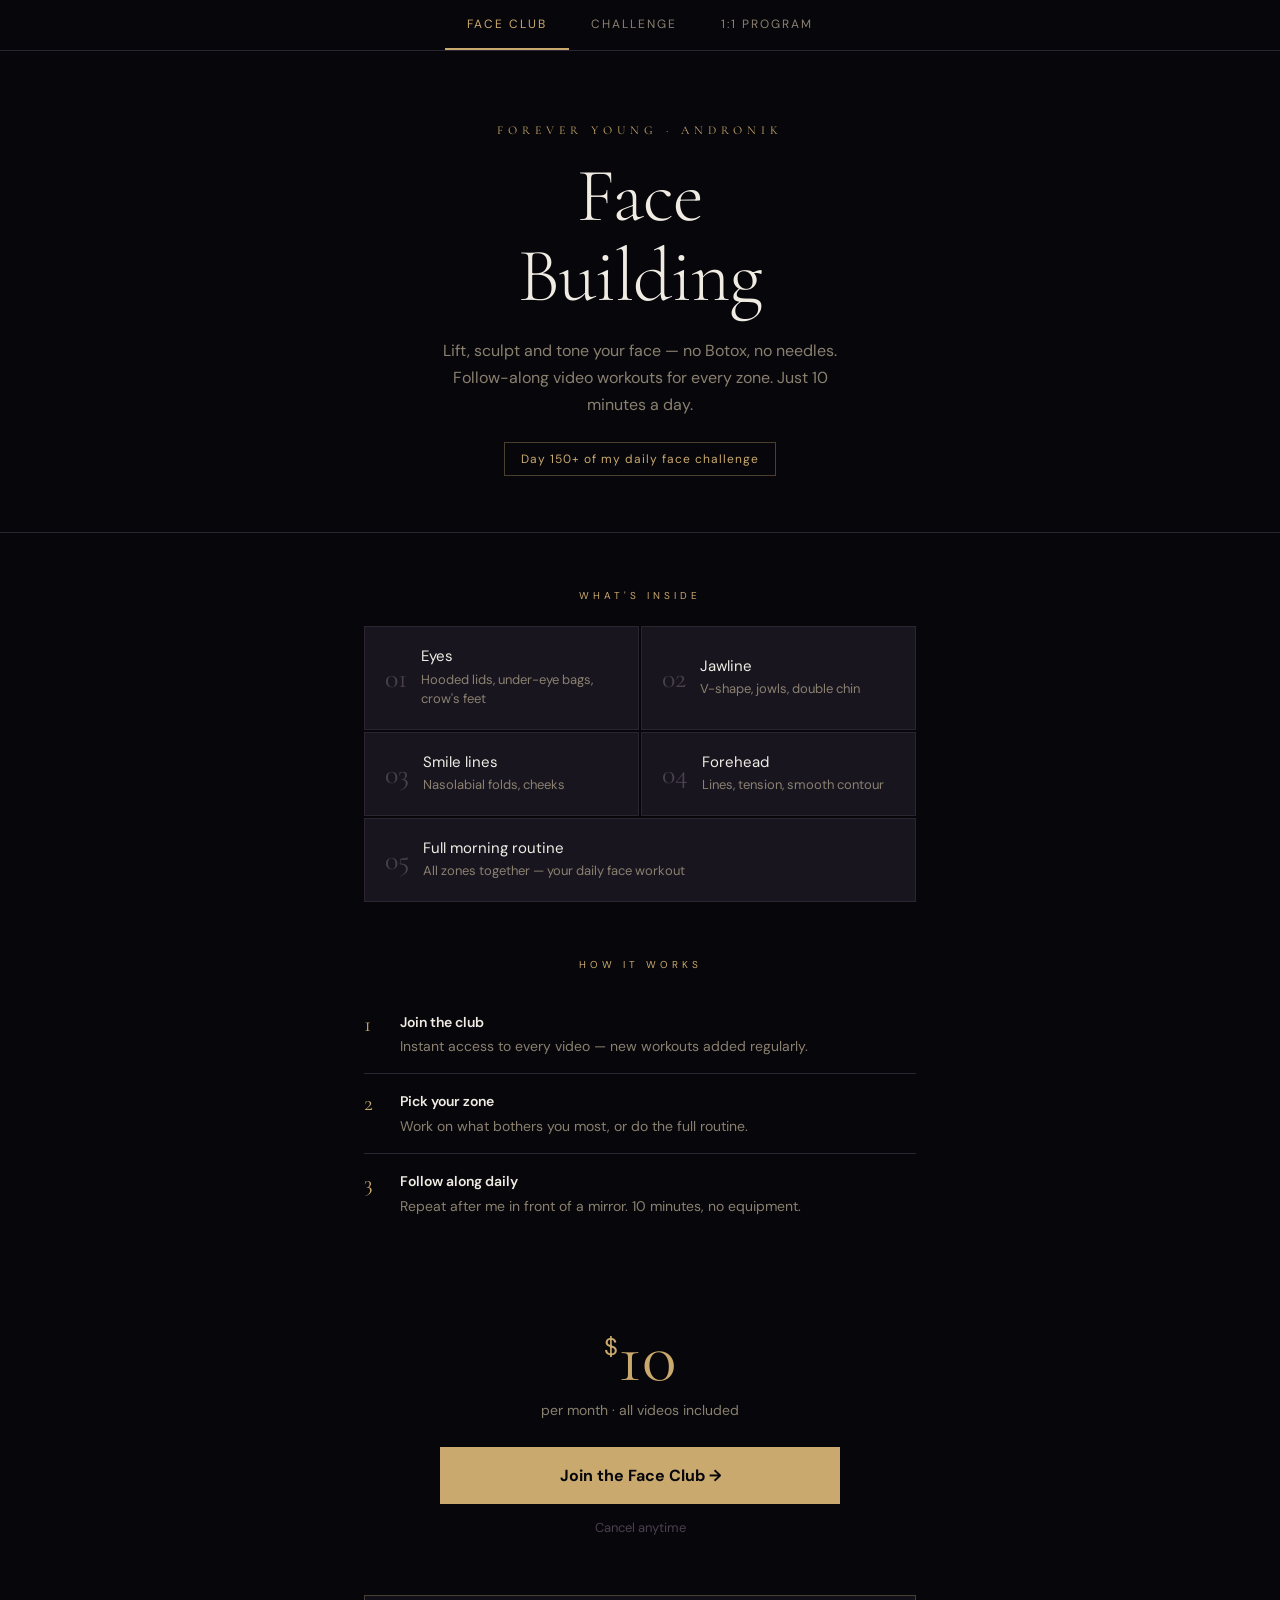
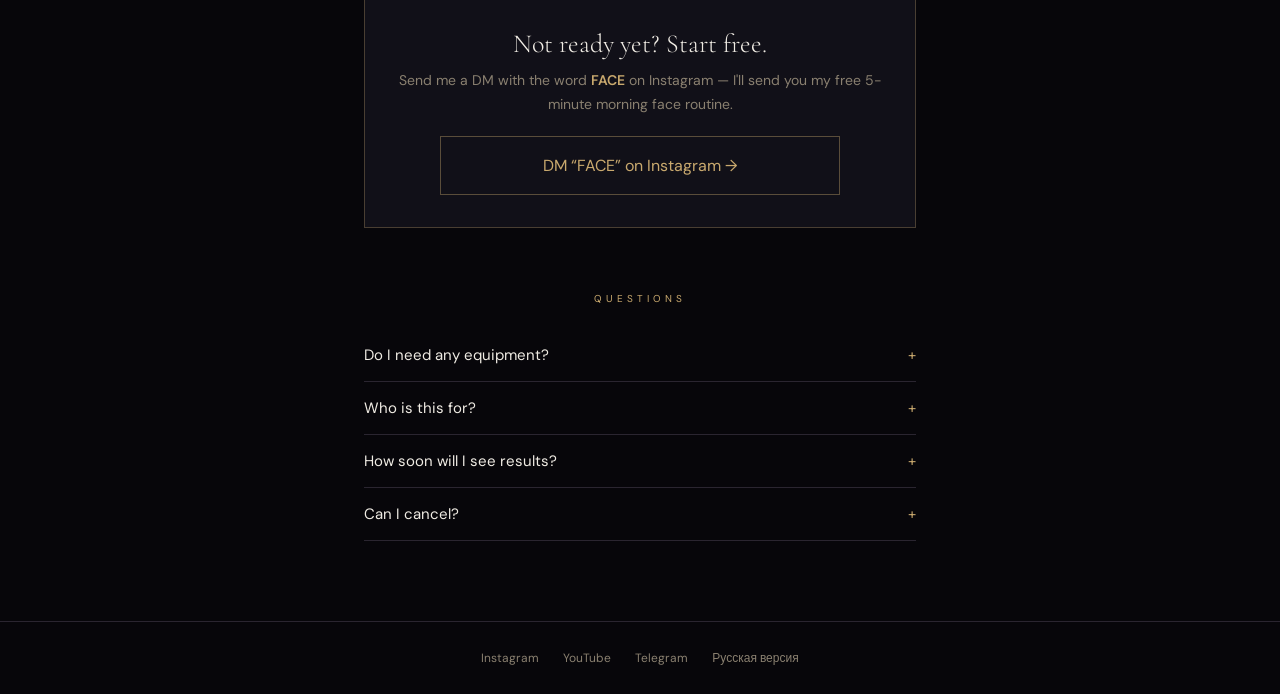
<file: index.html>
<!DOCTYPE html>
<html lang="en">
<head>
<meta charset="UTF-8">
<meta name="viewport" content="width=device-width, initial-scale=1.0">
<title>Face Building Club · Forever Young · Andronik</title>
<meta name="description" content="Lift, sculpt and tone your face without Botox. Follow-along face workout videos for every zone — $10/month, cancel anytime.">
<meta property="og:title" content="Face Building Club · Forever Young">
<meta property="og:description" content="Follow-along face workouts for jawline, eyes, smile lines and forehead. No Botox, no needles. $10/month.">
<link rel="alternate" hreflang="ru" href="https://andronik.pro/ru/">
<link href="https://fonts.googleapis.com/css2?family=Cormorant+Garamond:wght@300;400&family=DM+Sans:wght@300;400;600;700&display=swap" rel="stylesheet">
<link rel="stylesheet" href="style.css">
</head>
<body>

<nav>
  <a href="index.html" class="active">Face Club</a>
  <a href="challenge.html">Challenge</a>
  <a href="forever-young.html">1:1 Program</a>
</nav>

<div class="hero">
  <div class="logo">Forever Young · Andronik</div>
  <h1>Face<br>Building</h1>
  <p>Lift, sculpt and tone your face — no Botox, no needles. Follow-along video workouts for every zone. Just 10 minutes a day.</p>
  <div class="badge">Day 150+ of my daily face challenge</div>
</div>

<div class="content">
  <div class="block">
    <div class="section-label">What's inside</div>
    <div class="tiles">
      <div class="tile">
        <div class="tile-num">01</div>
        <div><div class="tile-name">Eyes</div><div class="tile-desc">Hooded lids, under-eye bags, crow's feet</div></div>
      </div>
      <div class="tile">
        <div class="tile-num">02</div>
        <div><div class="tile-name">Jawline</div><div class="tile-desc">V-shape, jowls, double chin</div></div>
      </div>
      <div class="tile">
        <div class="tile-num">03</div>
        <div><div class="tile-name">Smile lines</div><div class="tile-desc">Nasolabial folds, cheeks</div></div>
      </div>
      <div class="tile">
        <div class="tile-num">04</div>
        <div><div class="tile-name">Forehead</div><div class="tile-desc">Lines, tension, smooth contour</div></div>
      </div>
      <div class="tile wide">
        <div class="tile-num">05</div>
        <div><div class="tile-name">Full morning routine</div><div class="tile-desc">All zones together — your daily face workout</div></div>
      </div>
    </div>
  </div>

  <div class="block">
    <div class="section-label">How it works</div>
    <div class="item">
      <div class="item-num">1</div>
      <div class="item-text"><strong>Join the club</strong>Instant access to every video — new workouts added regularly.</div>
    </div>
    <div class="item">
      <div class="item-num">2</div>
      <div class="item-text"><strong>Pick your zone</strong>Work on what bothers you most, or do the full routine.</div>
    </div>
    <div class="item">
      <div class="item-num">3</div>
      <div class="item-text"><strong>Follow along daily</strong>Repeat after me in front of a mirror. 10 minutes, no equipment.</div>
    </div>
  </div>
</div>

<div class="cta-wrap">
  <div class="price"><sup>$</sup>10</div>
  <div class="price-period">per month · all videos included</div>
  <a href="https://t.me/ANDRONIK_FOREVERYOUNG?text=Hi%20Andronik%21%20I%20want%20to%20join%20the%20Face%20Club%20%28%2410/month%29." target="_blank" rel="noopener" class="btn-gold">Join the Face Club →</a>
  <p class="small-note">Cancel anytime</p>
</div>

<div class="free">
  <h3>Not ready yet? Start free.</h3>
  <p>Send me a DM with the word <span class="kw">FACE</span> on Instagram — I'll send you my free 5-minute morning face routine.</p>
  <a href="https://ig.me/m/andronik_forever_young" target="_blank" rel="noopener" class="btn-outline">DM “FACE” on Instagram →</a>
</div>

<div class="content" style="padding-top:0">
  <div class="block">
    <div class="section-label">Questions</div>
    <details>
      <summary>Do I need any equipment?</summary>
      <p>No. Just you, a mirror and 10 minutes. Some videos show optional tools like a gua sha.</p>
    </details>
    <details>
      <summary>Who is this for?</summary>
      <p>Anyone who wants a firmer, more defined face without injections — women and men, any age. Beginners are welcome.</p>
    </details>
    <details>
      <summary>How soon will I see results?</summary>
      <p>It depends on consistency. Daily practice matters more than intensity — I share my own progress every day on Instagram and YouTube so you can see the process for real.</p>
    </details>
    <details>
      <summary>Can I cancel?</summary>
      <p>Yes, anytime. No contracts.</p>
    </details>
  </div>
</div>

<footer>
  <a href="https://instagram.com/andronik_forever_young" target="_blank" rel="noopener">Instagram</a>
  <a href="https://www.youtube.com/@andronikforeveryoung" target="_blank" rel="noopener">YouTube</a>
  <a href="https://t.me/ANDRONIK_FOREVERYOUNG" target="_blank" rel="noopener">Telegram</a>
  <a href="ru/index.html">Русская версия</a>
</footer>

</body>
</html>
</file>
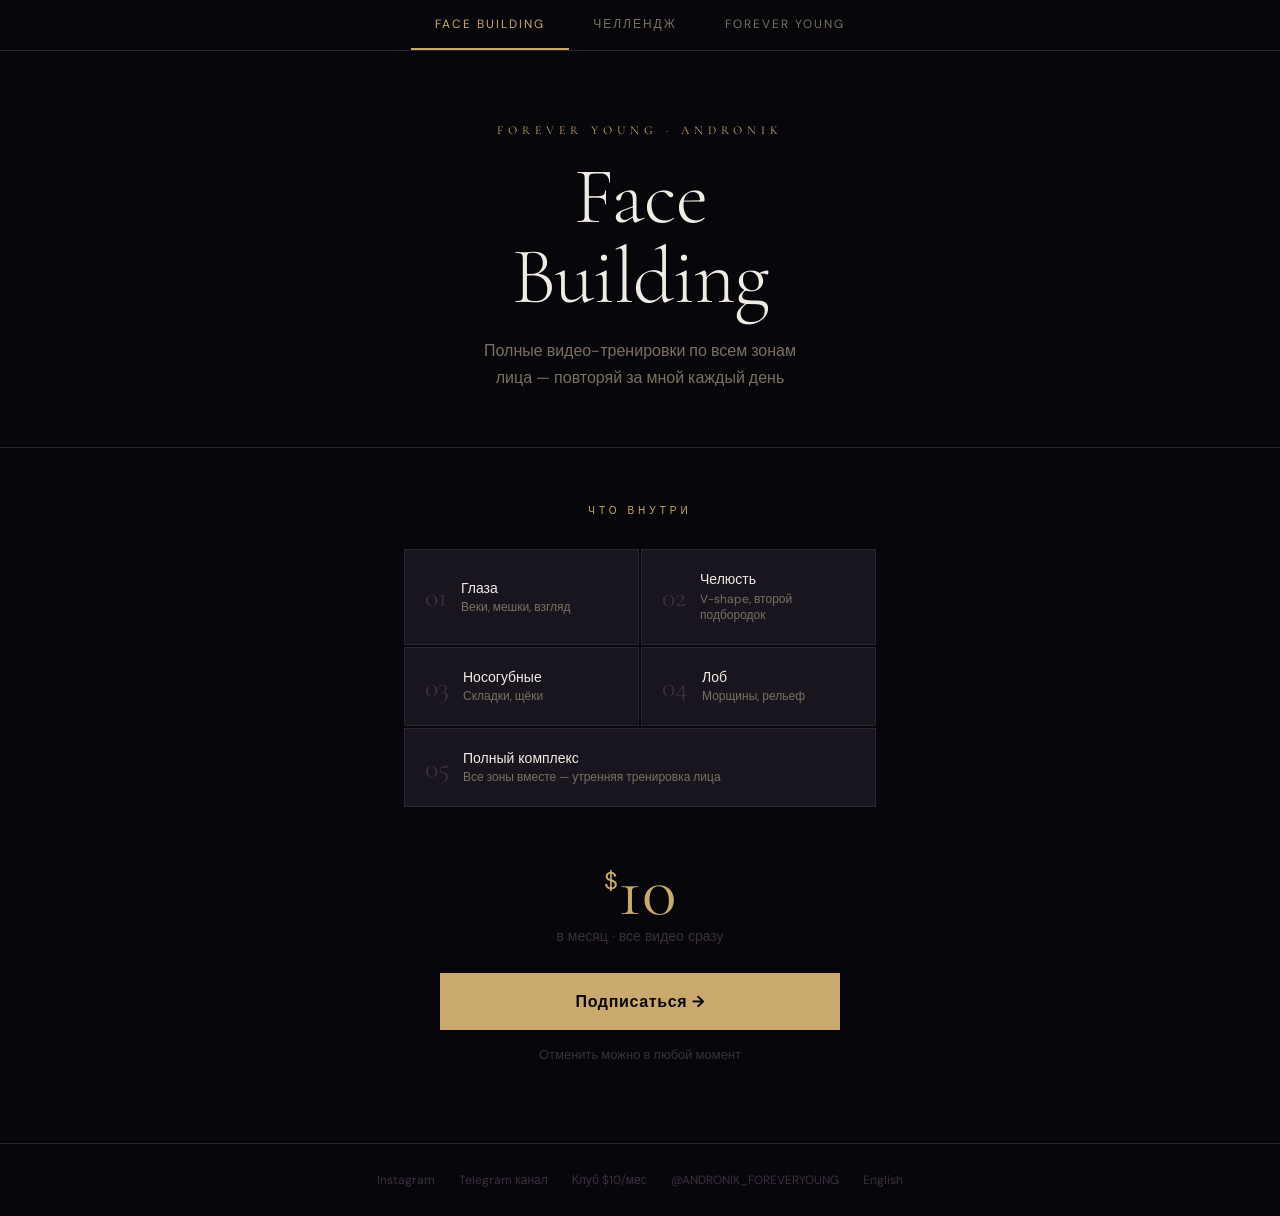
<file: ru/index.html>
<!DOCTYPE html>
<html lang="ru">
<head>
<meta charset="UTF-8">
<meta name="viewport" content="width=device-width, initial-scale=1.0">
<title>Face Building · Forever Young · Andronik</title>
<link href="https://fonts.googleapis.com/css2?family=Cormorant+Garamond:wght@300;400&family=DM+Sans:wght@300;400;600&display=swap" rel="stylesheet">
<style>
  :root {
    --bg: #07060a;
    --bg2: #111018;
    --card: #18151f;
    --border: #2a2530;
    --gold: #c9a96e;
    --text: #f0ece4;
    --muted: #7a7060;
    --dim: #3a3040;
    --serif: 'Cormorant Garamond', Georgia, serif;
    --sans: 'DM Sans', -apple-system, sans-serif;
  }

  * { margin: 0; padding: 0; box-sizing: border-box; }

  body { background: var(--bg); color: var(--text); font-family: var(--sans); min-height: 100vh; }

  /* NAV */
  nav {
    display: flex; justify-content: center;
    border-bottom: 1px solid var(--border);
    position: sticky; top: 0; background: var(--bg); z-index: 100;
  }
  nav a {
    padding: 16px 24px; font-size: 12px; letter-spacing: 2px;
    text-transform: uppercase; color: var(--muted); text-decoration: none;
    transition: color 0.2s; border-bottom: 2px solid transparent;
  }
  nav a.active, nav a:hover { color: var(--gold); }
  nav a.active { border-bottom-color: var(--gold); }
  @media (max-width: 480px) { nav a { padding: 14px 14px; font-size: 10px; letter-spacing: 1px; } }

  /* HERO */
  .hero {
    text-align: center;
    padding: 72px 24px 56px;
    border-bottom: 1px solid var(--border);
  }
  .logo { font-family: var(--serif); font-size: 12px; letter-spacing: 5px; text-transform: uppercase; color: var(--gold); margin-bottom: 20px; }
  .hero h1 { font-family: var(--serif); font-size: clamp(48px, 12vw, 80px); font-weight: 300; line-height: 1; margin-bottom: 20px; letter-spacing: -1px; }
  .hero p { font-size: 16px; color: var(--muted); max-width: 340px; margin: 0 auto; line-height: 1.7; }

  /* WHAT'S INSIDE */
  .inside {
    max-width: 520px; margin: 0 auto; padding: 56px 24px 0;
  }

  .section-label {
    font-size: 10px; letter-spacing: 4px; text-transform: uppercase;
    color: var(--gold); text-align: center; margin-bottom: 32px;
  }

  .zones {
    display: grid; grid-template-columns: 1fr 1fr; gap: 2px;
    margin-bottom: 2px;
  }

  .zone {
    background: var(--card); border: 1px solid var(--border);
    padding: 20px 20px; display: flex; gap: 14px; align-items: center;
  }

  .zone-num {
    font-family: var(--serif); font-size: 28px; color: var(--dim); line-height: 1; flex-shrink: 0;
  }

  .zone-name { font-size: 14px; color: var(--text); line-height: 1.3; }
  .zone-desc { font-size: 12px; color: var(--muted); margin-top: 2px; line-height: 1.4; }

  .zone-full {
    background: var(--card); border: 1px solid var(--border);
    padding: 20px 20px; display: flex; gap: 14px; align-items: center;
  }

  /* CTA */
  .cta-wrap {
    max-width: 520px; margin: 0 auto; padding: 48px 24px 80px; text-align: center;
  }

  .price-row {
    margin-bottom: 8px;
  }

  .price {
    font-family: var(--serif); font-size: 72px; color: var(--gold); line-height: 1;
  }

  .price sup { font-family: var(--sans); font-size: 24px; vertical-align: top; margin-top: 14px; display: inline-block; }

  .price-period { font-size: 14px; color: var(--dim); margin-bottom: 28px; }

  .btn-subscribe {
    display: block; padding: 18px 24px; background: var(--gold); color: var(--bg);
    text-align: center; text-decoration: none; font-size: 16px; font-weight: 700;
    letter-spacing: 0.04em; transition: opacity 0.2s; font-family: var(--sans);
    max-width: 400px; margin: 0 auto 16px;
  }
  .btn-subscribe:hover { opacity: 0.85; }

  .cancel-note { font-size: 13px; color: var(--dim); }

  /* FOOTER */
  footer {
    border-top: 1px solid var(--border); padding: 28px 24px; text-align: center;
    font-size: 12px; color: var(--dim); display: flex; justify-content: center; gap: 24px; flex-wrap: wrap;
  }
  footer a { color: var(--dim); text-decoration: none; transition: color 0.2s; }
  footer a:hover { color: var(--gold); }
</style>
</head>
<body>

<nav>
  <a href="index.html" class="active">Face Building</a>
  <a href="challenge.html">Челлендж</a>
  <a href="forever-young.html">Forever Young</a>
</nav>

<div class="hero">
  <div class="logo">Forever Young · Andronik</div>
  <h1>Face<br>Building</h1>
  <p>Полные видео-тренировки по всем зонам лица — повторяй за мной каждый день</p>
</div>

<div class="inside">
  <div class="section-label">Что внутри</div>
  <div class="zones">
    <div class="zone">
      <div class="zone-num">01</div>
      <div>
        <div class="zone-name">Глаза</div>
        <div class="zone-desc">Веки, мешки, взгляд</div>
      </div>
    </div>
    <div class="zone">
      <div class="zone-num">02</div>
      <div>
        <div class="zone-name">Челюсть</div>
        <div class="zone-desc">V-shape, второй подбородок</div>
      </div>
    </div>
    <div class="zone">
      <div class="zone-num">03</div>
      <div>
        <div class="zone-name">Носогубные</div>
        <div class="zone-desc">Складки, щёки</div>
      </div>
    </div>
    <div class="zone">
      <div class="zone-num">04</div>
      <div>
        <div class="zone-name">Лоб</div>
        <div class="zone-desc">Морщины, рельеф</div>
      </div>
    </div>
  </div>
  <div class="zone-full">
    <div class="zone-num">05</div>
    <div>
      <div class="zone-name">Полный комплекс</div>
      <div class="zone-desc">Все зоны вместе — утренняя тренировка лица</div>
    </div>
  </div>
</div>

<div class="cta-wrap">
  <div class="price"><sup>$</sup>10</div>
  <div class="price-period">в месяц · все видео сразу</div>
  <a href="https://t.me/ANDRONIK_FOREVERYOUNG?text=%D0%9F%D1%80%D0%B8%D0%B2%D0%B5%D1%82%2C%20%D0%90%D0%BD%D0%B4%D1%80%D0%BE%D0%BD%D0%B8%D0%BA%21%20%D0%A5%D0%BE%D1%87%D1%83%20%D0%BF%D0%BE%D0%B4%D0%BF%D0%B8%D1%81%D0%B0%D1%82%D1%8C%D1%81%D1%8F%20%D0%BD%D0%B0%20Face%20Club%20%28%2410/%D0%BC%D0%B5%D1%81%29." target="_blank" class="btn-subscribe">
    Подписаться →
  </a>
  <p class="cancel-note">Отменить можно в любой момент</p>
</div>

<footer>
  <a href="https://instagram.com/andronik_forever_young" target="_blank">Instagram</a>
  <a href="https://t.me/ForeverYoungAVE" target="_blank">Telegram канал</a>
  <a href="https://t.me/AndronikHandstand" target="_blank">Клуб $10/мес</a>
  <a href="https://t.me/ANDRONIK_FOREVERYOUNG" target="_blank">@ANDRONIK_FOREVERYOUNG</a>
  <a href="../index.html">English</a>
</footer>

</body>
</html>
</file>
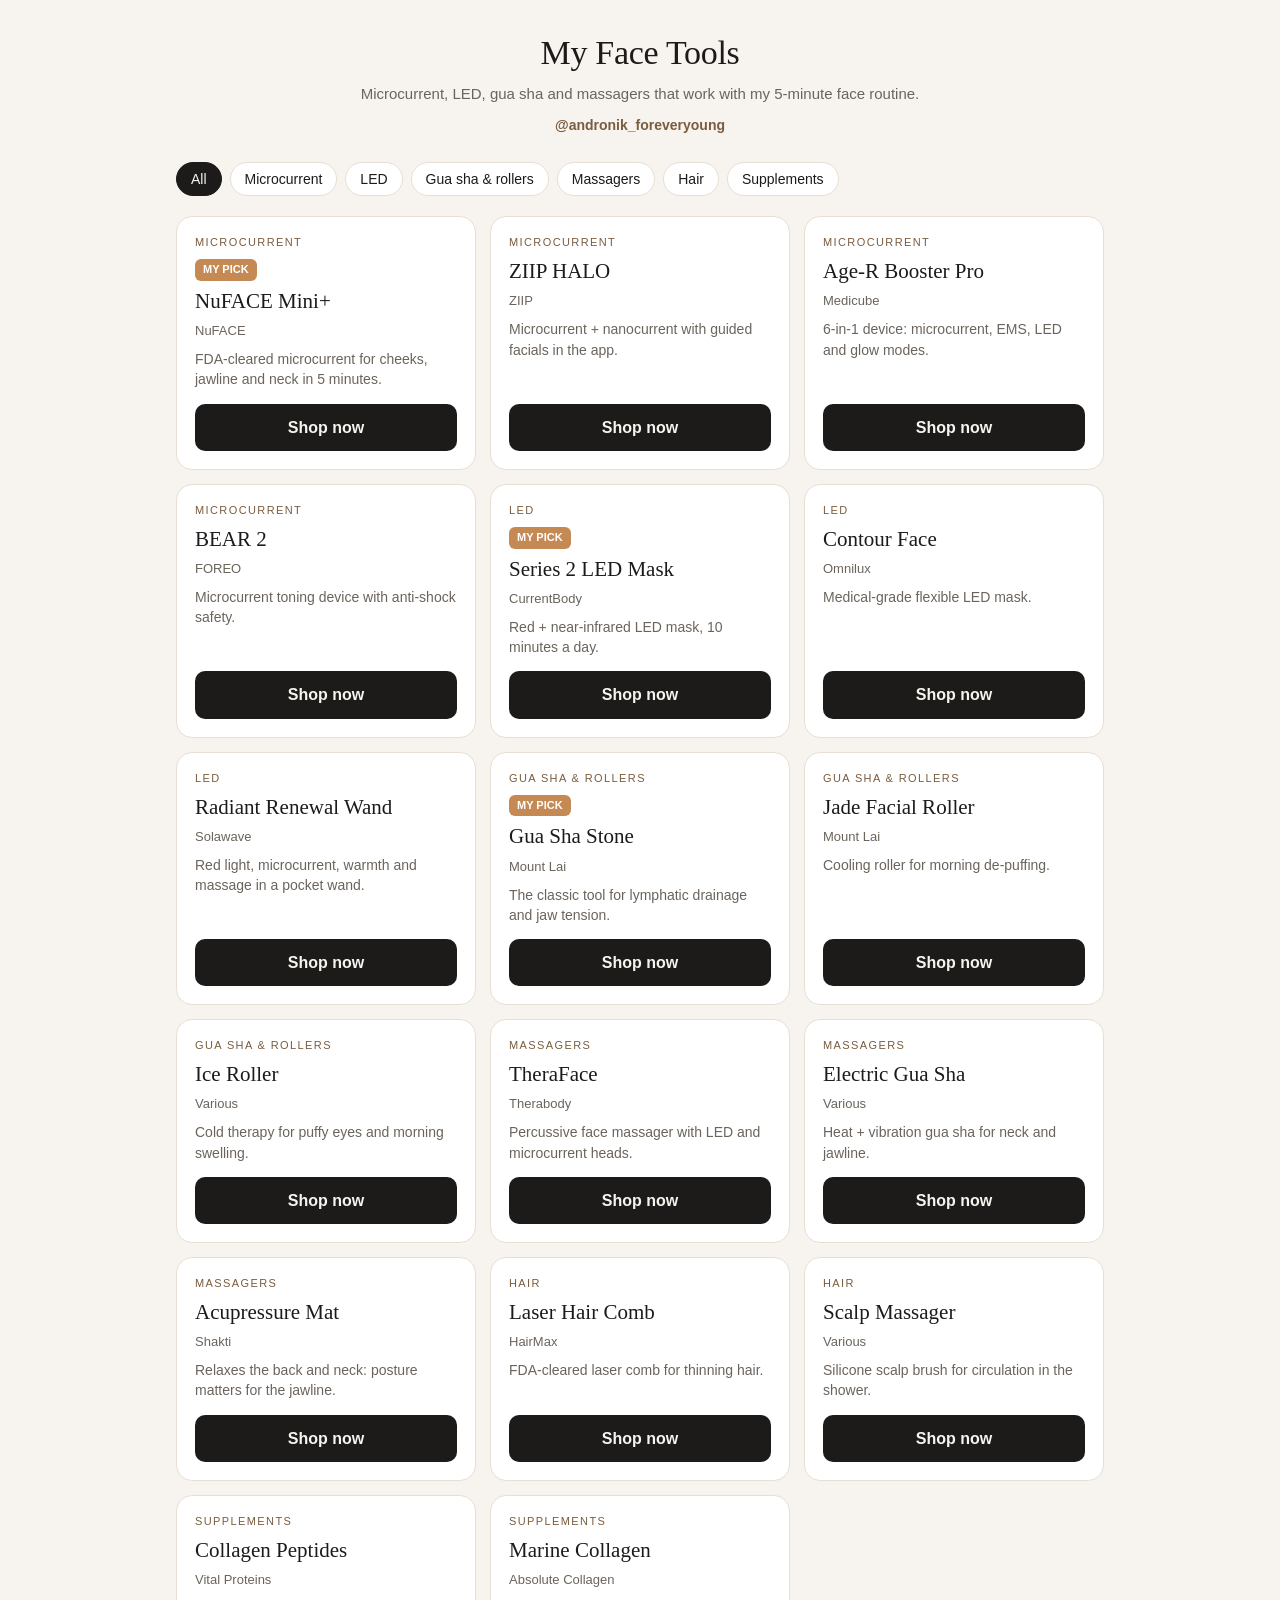
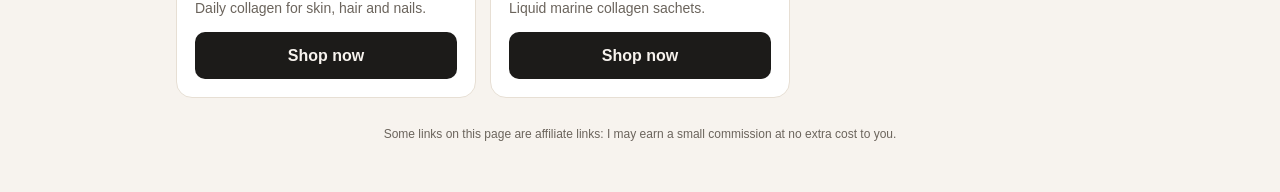
<file: shop/index.html>
<!doctype html>
<html lang="en">
<head>
<meta charset="utf-8">
<meta name="viewport" content="width=device-width,initial-scale=1">
<title>Andronik's Face Tools</title>
<meta name="description" content="The face-fitness tools and devices from @andronik_foreveryoung: microcurrent, LED, gua sha, massagers and more.">
<style>
:root{--bg:#f7f3ee;--card:#fff;--ink:#1c1b19;--muted:#6b645c;--accent:#7a5c3e;--accent-2:#c58a54;--line:#e7dfd4}
@media (prefers-color-scheme:dark){:root{--bg:#141311;--card:#1f1d1a;--ink:#f3eee7;--muted:#a89f94;--accent:#d7a978;--accent-2:#c58a54;--line:#2e2b27}}
*{box-sizing:border-box;margin:0;padding:0}
body{background:var(--bg);color:var(--ink);font-family:-apple-system,BlinkMacSystemFont,"Helvetica Neue",Arial,sans-serif;line-height:1.45}
.wrap{max-width:960px;margin:0 auto;padding:28px 16px 48px}
header{text-align:center;margin-bottom:22px}
h1{font-family:Georgia,serif;font-weight:400;font-size:34px;letter-spacing:-.3px}
.sub{color:var(--muted);margin-top:6px;font-size:15px}
.ig{display:inline-block;margin-top:10px;color:var(--accent);text-decoration:none;font-weight:600;font-size:14px}
.tabs{display:flex;gap:8px;overflow-x:auto;padding:4px 0 14px;margin-bottom:6px;scrollbar-width:none}
.tabs::-webkit-scrollbar{display:none}
.tab{flex:none;border:1px solid var(--line);background:var(--card);color:var(--ink);border-radius:999px;padding:8px 14px;font-size:14px;cursor:pointer}
.tab[aria-pressed=true]{background:var(--ink);color:var(--bg);border-color:var(--ink)}
.grid{display:grid;grid-template-columns:repeat(auto-fill,minmax(260px,1fr));gap:14px}
.card{background:var(--card);border:1px solid var(--line);border-radius:16px;padding:18px;display:flex;flex-direction:column;gap:8px}
.cat{font-size:11px;letter-spacing:1.4px;text-transform:uppercase;color:var(--accent)}
.card h2{font-family:Georgia,serif;font-weight:400;font-size:21px;line-height:1.2}
.brand{font-size:13px;color:var(--muted)}
.card p{font-size:14px;color:var(--muted);flex:1}
.pick{align-self:flex-start;font-size:11px;font-weight:700;background:var(--accent-2);color:#fff;border-radius:6px;padding:3px 8px}
.btn{display:block;text-align:center;background:var(--ink);color:var(--bg);text-decoration:none;font-weight:600;border-radius:10px;padding:12px;margin-top:6px}
.btn:active{opacity:.8}
.disclosure{margin-top:28px;font-size:12px;color:var(--muted);text-align:center}
</style>
</head>
<body>
<div class="wrap">
<header>
 <h1>My Face Tools</h1>
 <p class="sub">Microcurrent, LED, gua sha and massagers that work with my 5-minute face routine.</p>
 <a class="ig" href="https://www.instagram.com/andronik_foreveryoung/">@andronik_foreveryoung</a>
</header>
<nav class="tabs" id="tabs" aria-label="Categories"></nav>
<main class="grid" id="grid"></main>
<p class="disclosure">Some links on this page are affiliate links: I may earn a small commission at no extra cost to you.</p>
</div>
<script>
/* ===== НАСТРОЙКИ =====
 1) AMAZON_TAG: ваш тег из Amazon Associates (например "andronik-20").
    Пока он пустой, кнопки ведут на Amazon без комиссии.
 2) У любого товара можно заполнить поле link своей партнёрской ссылкой
    (ShopMy, Awin, сайт бренда): тогда кнопка ведёт по ней, а не на Amazon. */
const AMAZON_TAG = "";

const PRODUCTS = [
 {cat:"Microcurrent", name:"NuFACE Mini+", brand:"NuFACE", text:"FDA-cleared microcurrent for cheeks, jawline and neck in 5 minutes.", q:"NuFACE Mini+ microcurrent", pick:true},
 {cat:"Microcurrent", name:"ZIIP HALO", brand:"ZIIP", text:"Microcurrent + nanocurrent with guided facials in the app.", q:"ZIIP HALO facial device"},
 {cat:"Microcurrent", name:"Age-R Booster Pro", brand:"Medicube", text:"6-in-1 device: microcurrent, EMS, LED and glow modes.", q:"medicube age-r booster pro"},
 {cat:"Microcurrent", name:"BEAR 2", brand:"FOREO", text:"Microcurrent toning device with anti-shock safety.", q:"FOREO BEAR 2 microcurrent"},
 {cat:"LED", name:"Series 2 LED Mask", brand:"CurrentBody", text:"Red + near-infrared LED mask, 10 minutes a day.", q:"CurrentBody LED face mask", pick:true},
 {cat:"LED", name:"Contour Face", brand:"Omnilux", text:"Medical-grade flexible LED mask.", q:"Omnilux Contour Face LED mask"},
 {cat:"LED", name:"Radiant Renewal Wand", brand:"Solawave", text:"Red light, microcurrent, warmth and massage in a pocket wand.", q:"Solawave Radiant Renewal Wand"},
 {cat:"Gua sha & rollers", name:"Gua Sha Stone", brand:"Mount Lai", text:"The classic tool for lymphatic drainage and jaw tension.", q:"Mount Lai gua sha", pick:true},
 {cat:"Gua sha & rollers", name:"Jade Facial Roller", brand:"Mount Lai", text:"Cooling roller for morning de-puffing.", q:"Mount Lai jade facial roller"},
 {cat:"Gua sha & rollers", name:"Ice Roller", brand:"Various", text:"Cold therapy for puffy eyes and morning swelling.", q:"ice roller face"},
 {cat:"Massagers", name:"TheraFace", brand:"Therabody", text:"Percussive face massager with LED and microcurrent heads.", q:"Therabody TheraFace"},
 {cat:"Massagers", name:"Electric Gua Sha", brand:"Various", text:"Heat + vibration gua sha for neck and jawline.", q:"electric gua sha face massager"},
 {cat:"Massagers", name:"Acupressure Mat", brand:"Shakti", text:"Relaxes the back and neck: posture matters for the jawline.", q:"Shakti acupressure mat"},
 {cat:"Hair", name:"Laser Hair Comb", brand:"HairMax", text:"FDA-cleared laser comb for thinning hair.", q:"HairMax laser comb"},
 {cat:"Hair", name:"Scalp Massager", brand:"Various", text:"Silicone scalp brush for circulation in the shower.", q:"scalp massager shampoo brush"},
 {cat:"Supplements", name:"Collagen Peptides", brand:"Vital Proteins", text:"Daily collagen for skin, hair and nails.", q:"Vital Proteins Collagen Peptides"},
 {cat:"Supplements", name:"Marine Collagen", brand:"Absolute Collagen", text:"Liquid marine collagen sachets.", q:"Absolute Collagen marine"},
];

function href(p){
 if(p.link) return p.link;
 const u = "https://www.amazon.com/s?k=" + encodeURIComponent(p.q);
 return AMAZON_TAG ? u + "&tag=" + encodeURIComponent(AMAZON_TAG) : u;
}
const cats = ["All", ...new Set(PRODUCTS.map(p=>p.cat))];
const tabs = document.getElementById("tabs"), grid = document.getElementById("grid");
function render(cat){
 grid.innerHTML = "";
 PRODUCTS.filter(p=>cat==="All"||p.cat===cat).forEach(p=>{
  const a = document.createElement("article"); a.className="card";
  a.innerHTML = `<span class="cat"></span>${p.pick?'<span class="pick">MY PICK</span>':''}<h2></h2><span class="brand"></span><p></p><a class="btn" target="_blank" rel="sponsored noopener">Shop now</a>`;
  a.querySelector(".cat").textContent=p.cat; a.querySelector("h2").textContent=p.name;
  a.querySelector(".brand").textContent=p.brand; a.querySelector("p").textContent=p.text;
  a.querySelector(".btn").href=href(p);
  grid.appendChild(a);
 });
 [...tabs.children].forEach(b=>b.setAttribute("aria-pressed", b.dataset.cat===cat));
}
cats.forEach(c=>{const b=document.createElement("button");b.className="tab";b.textContent=c;b.dataset.cat=c;b.onclick=()=>render(c);tabs.appendChild(b);});
render("All");
</script>
</body>
</html>
</file>
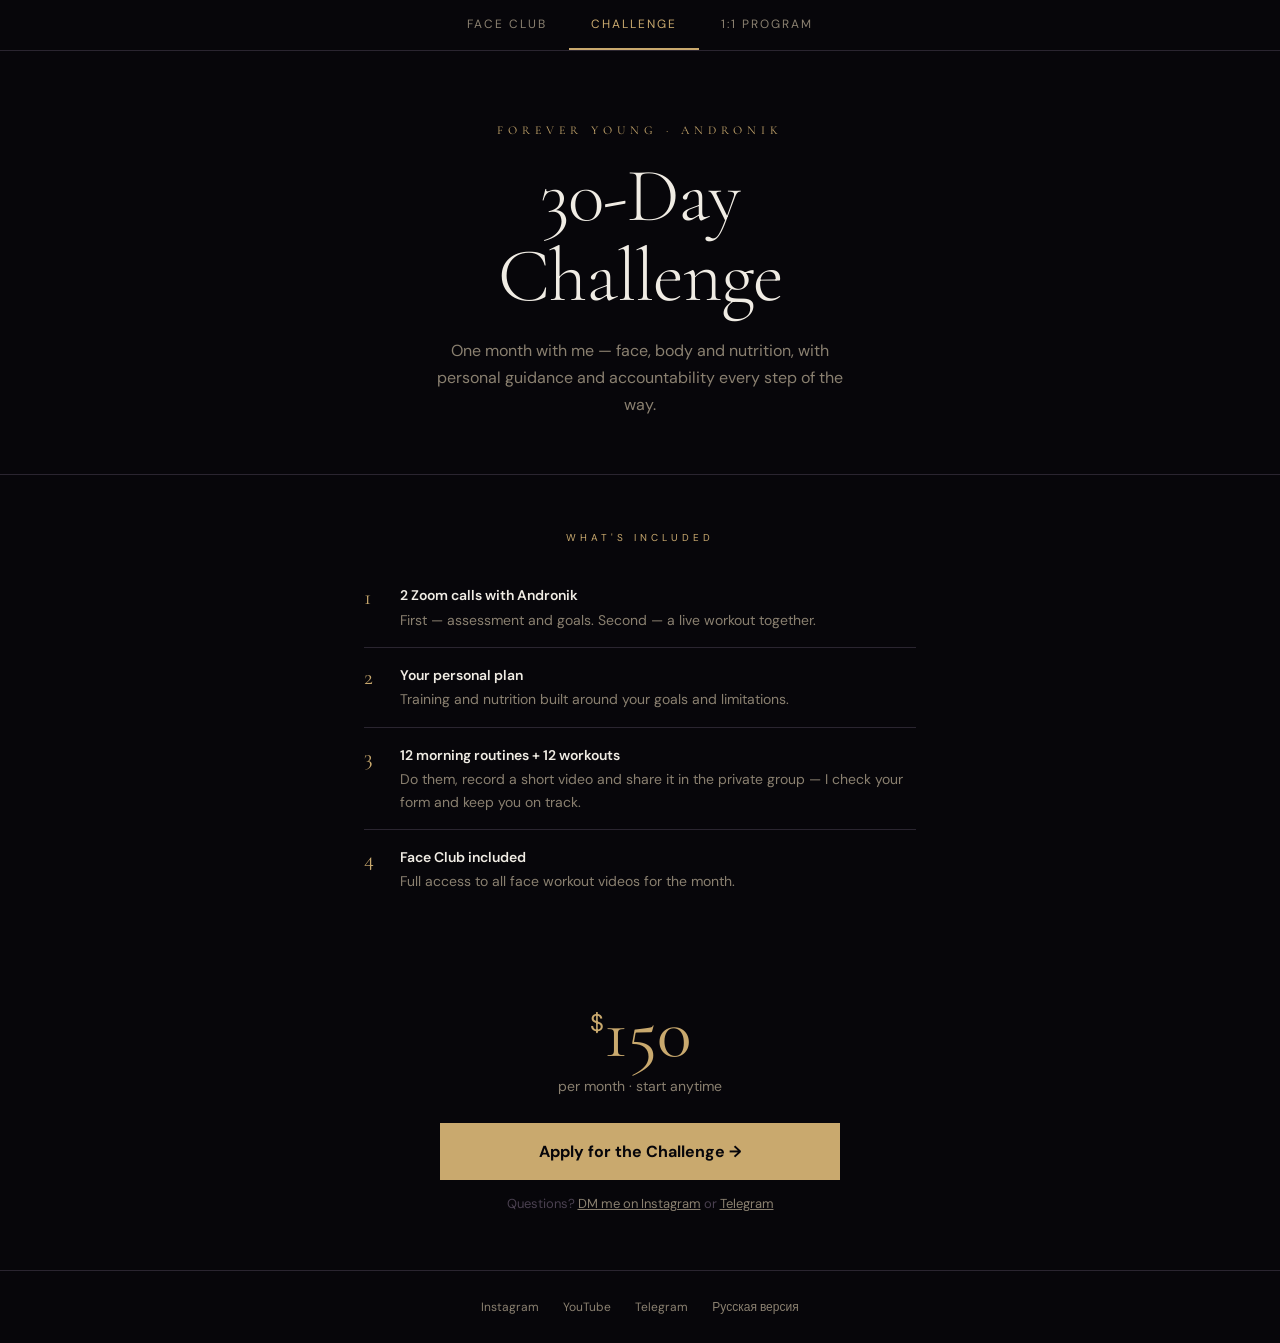
<file: challenge.html>
<!DOCTYPE html>
<html lang="en">
<head>
<meta charset="UTF-8">
<meta name="viewport" content="width=device-width, initial-scale=1.0">
<title>30-Day Challenge · Forever Young · Andronik</title>
<meta name="description" content="One month of training with Andronik: 2 Zoom calls, a personal plan, 12 morning routines and 12 workouts. $150/month.">
<link rel="alternate" hreflang="ru" href="https://andronik.pro/ru/challenge.html">
<link href="https://fonts.googleapis.com/css2?family=Cormorant+Garamond:wght@300;400&family=DM+Sans:wght@300;400;600;700&display=swap" rel="stylesheet">
<link rel="stylesheet" href="style.css">
</head>
<body>

<nav>
  <a href="index.html">Face Club</a>
  <a href="challenge.html" class="active">Challenge</a>
  <a href="forever-young.html">1:1 Program</a>
</nav>

<div class="hero">
  <div class="logo">Forever Young · Andronik</div>
  <h1>30-Day<br>Challenge</h1>
  <p>One month with me — face, body and nutrition, with personal guidance and accountability every step of the way.</p>
</div>

<div class="content">
  <div class="block">
    <div class="section-label">What's included</div>
    <div class="item">
      <div class="item-num">1</div>
      <div class="item-text"><strong>2 Zoom calls with Andronik</strong>First — assessment and goals. Second — a live workout together.</div>
    </div>
    <div class="item">
      <div class="item-num">2</div>
      <div class="item-text"><strong>Your personal plan</strong>Training and nutrition built around your goals and limitations.</div>
    </div>
    <div class="item">
      <div class="item-num">3</div>
      <div class="item-text"><strong>12 morning routines + 12 workouts</strong>Do them, record a short video and share it in the private group — I check your form and keep you on track.</div>
    </div>
    <div class="item">
      <div class="item-num">4</div>
      <div class="item-text"><strong>Face Club included</strong>Full access to all face workout videos for the month.</div>
    </div>
  </div>
</div>

<div class="cta-wrap">
  <div class="price"><sup>$</sup>150</div>
  <div class="price-period">per month · start anytime</div>
  <a href="https://t.me/ANDRONIK_FOREVERYOUNG?text=Hi%20Andronik%21%20I%20want%20to%20join%20the%20Forever%20Young%20Challenge%20%28%24150/month%29." target="_blank" rel="noopener" class="btn-gold">Apply for the Challenge →</a>
  <p class="small-note">Questions? <a href="https://ig.me/m/andronik_forever_young" target="_blank" rel="noopener">DM me on Instagram</a> or <a href="https://t.me/ANDRONIK_FOREVERYOUNG" target="_blank" rel="noopener">Telegram</a></p>
</div>

<footer>
  <a href="https://instagram.com/andronik_forever_young" target="_blank" rel="noopener">Instagram</a>
  <a href="https://www.youtube.com/@andronikforeveryoung" target="_blank" rel="noopener">YouTube</a>
  <a href="https://t.me/ANDRONIK_FOREVERYOUNG" target="_blank" rel="noopener">Telegram</a>
  <a href="ru/challenge.html">Русская версия</a>
</footer>

</body>
</html>
</file>
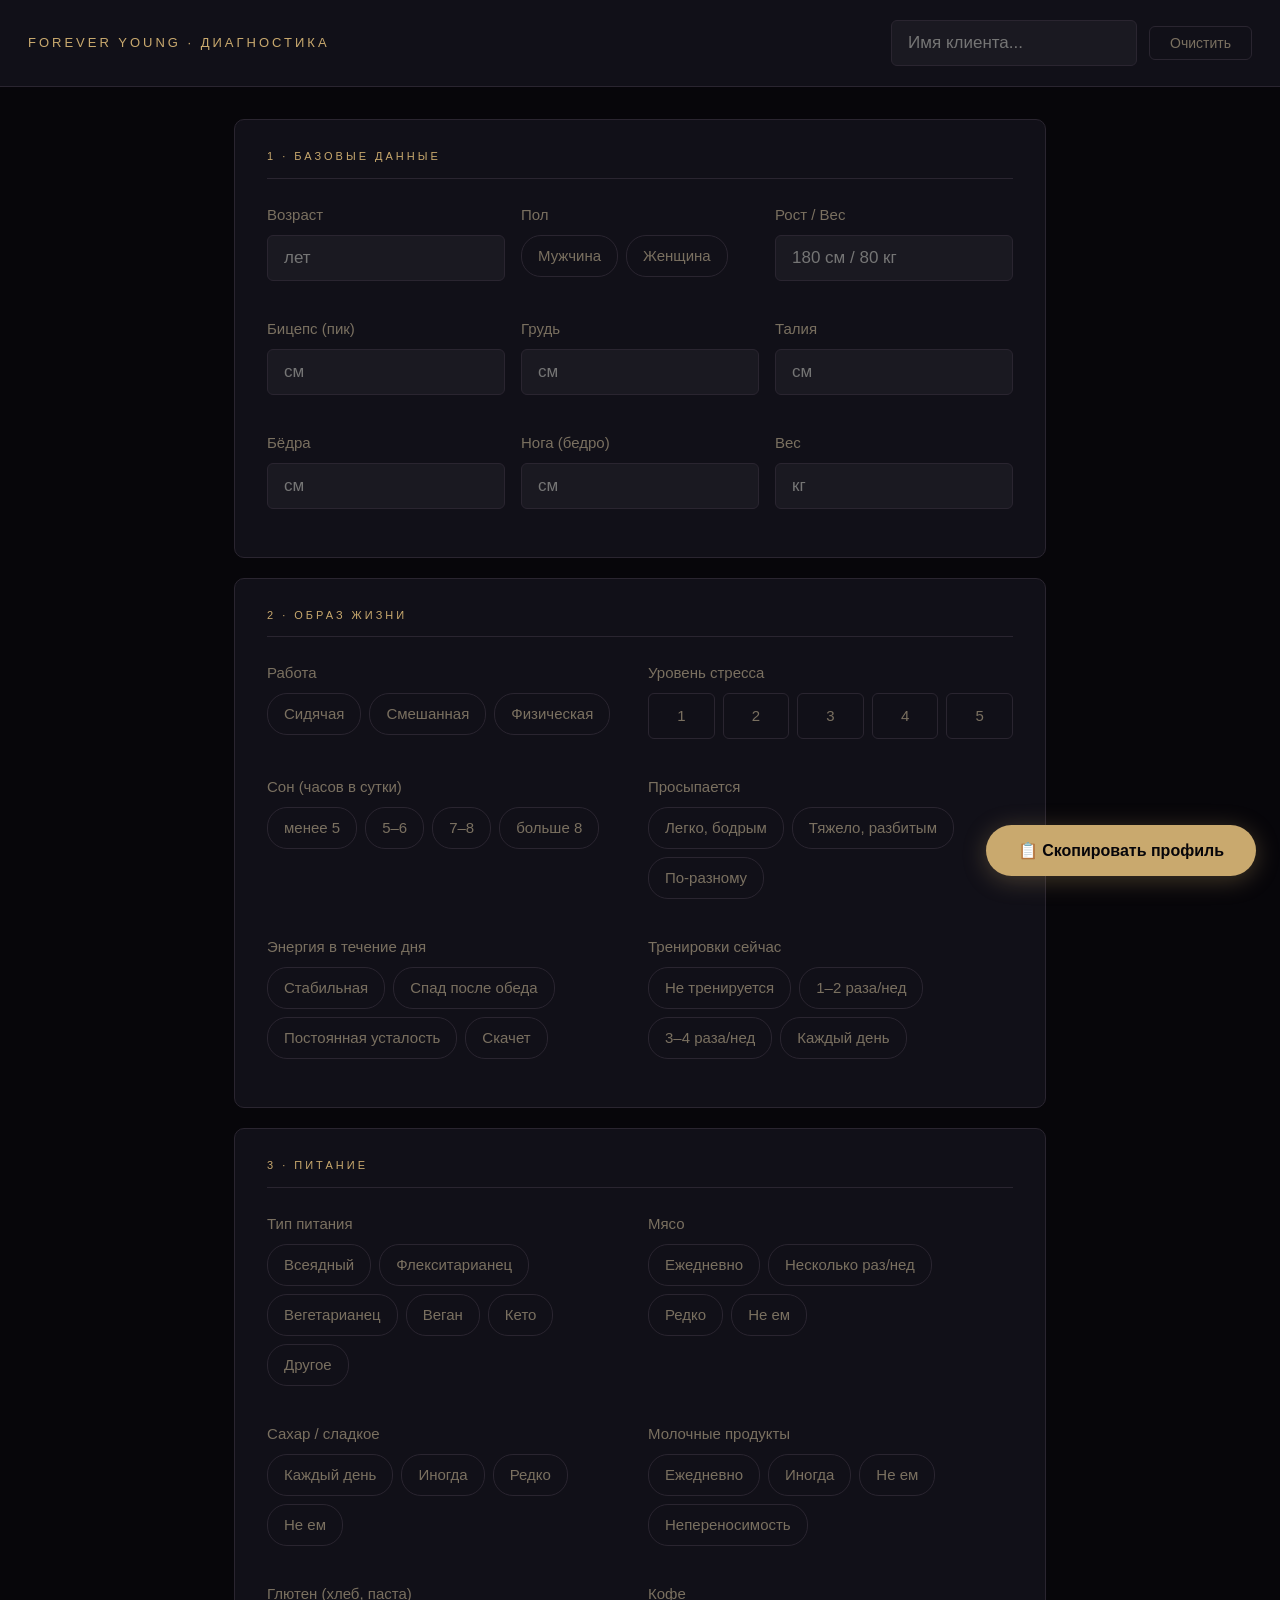
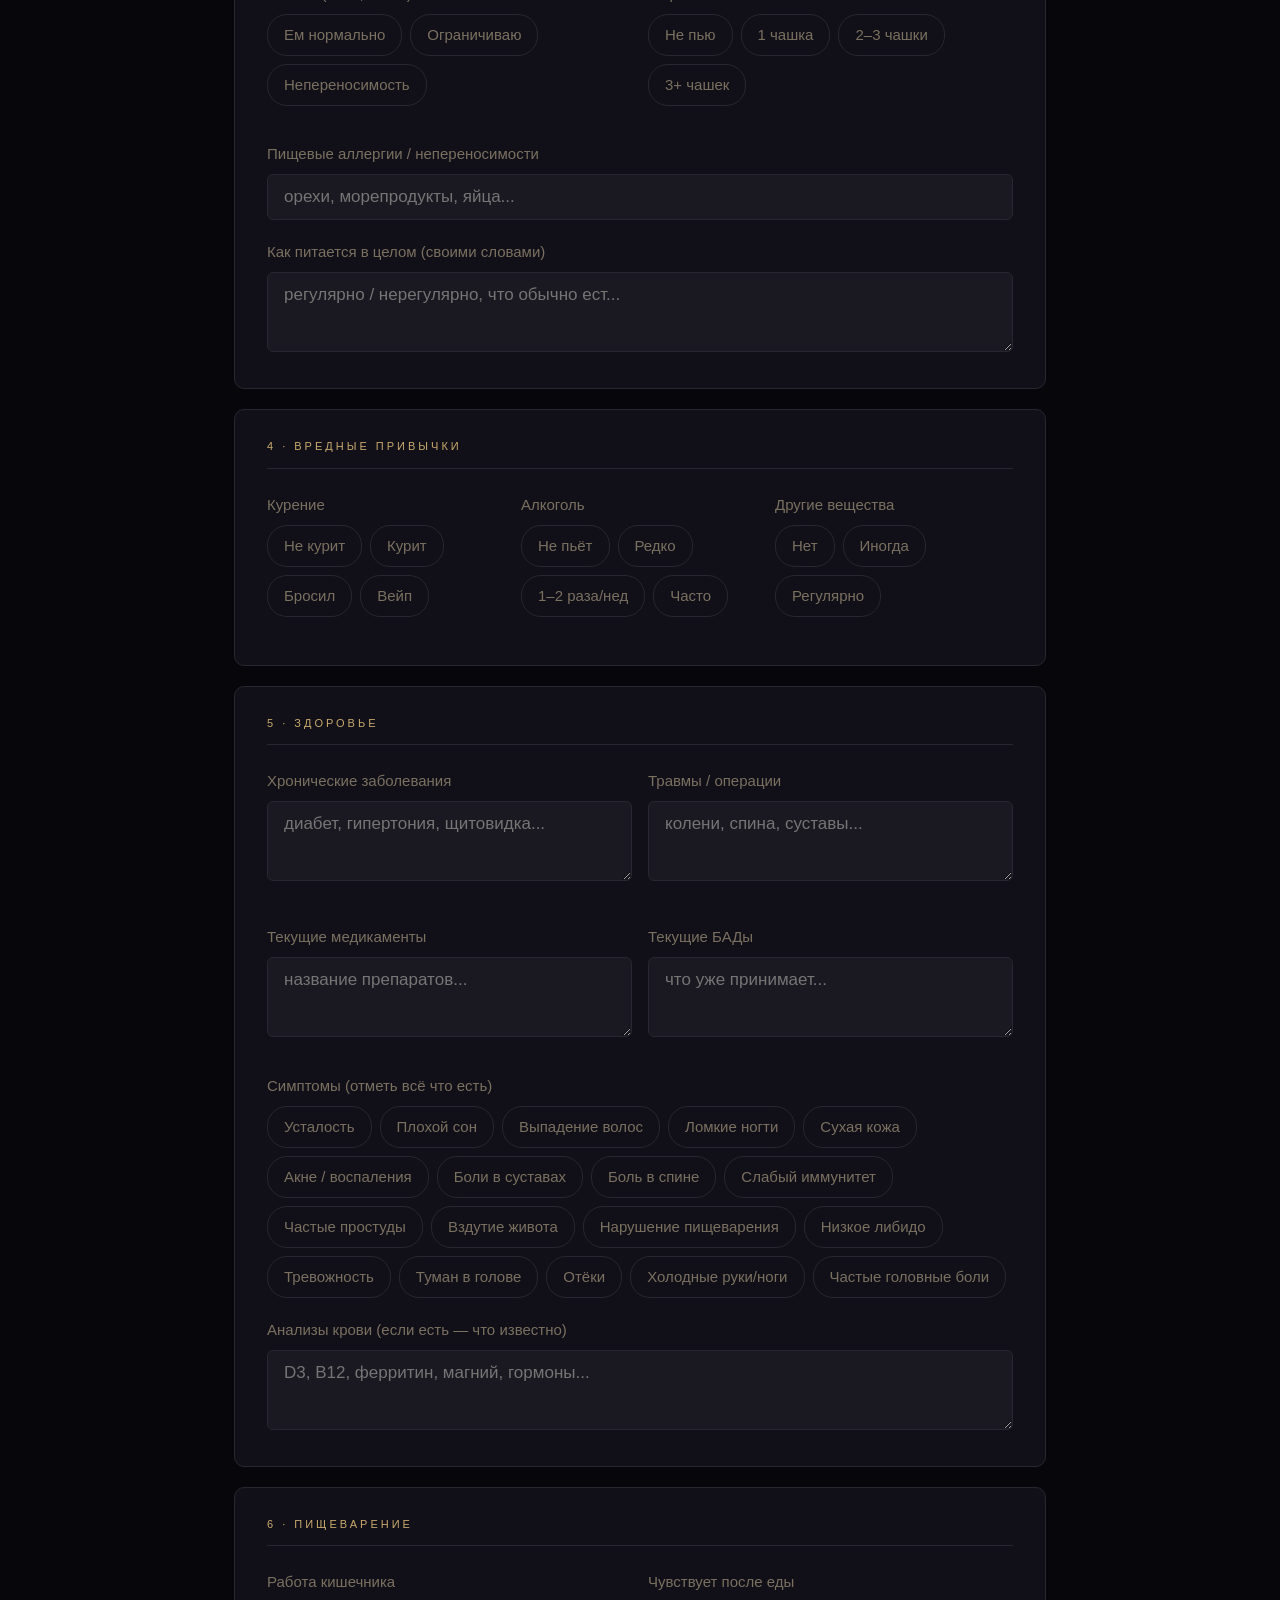
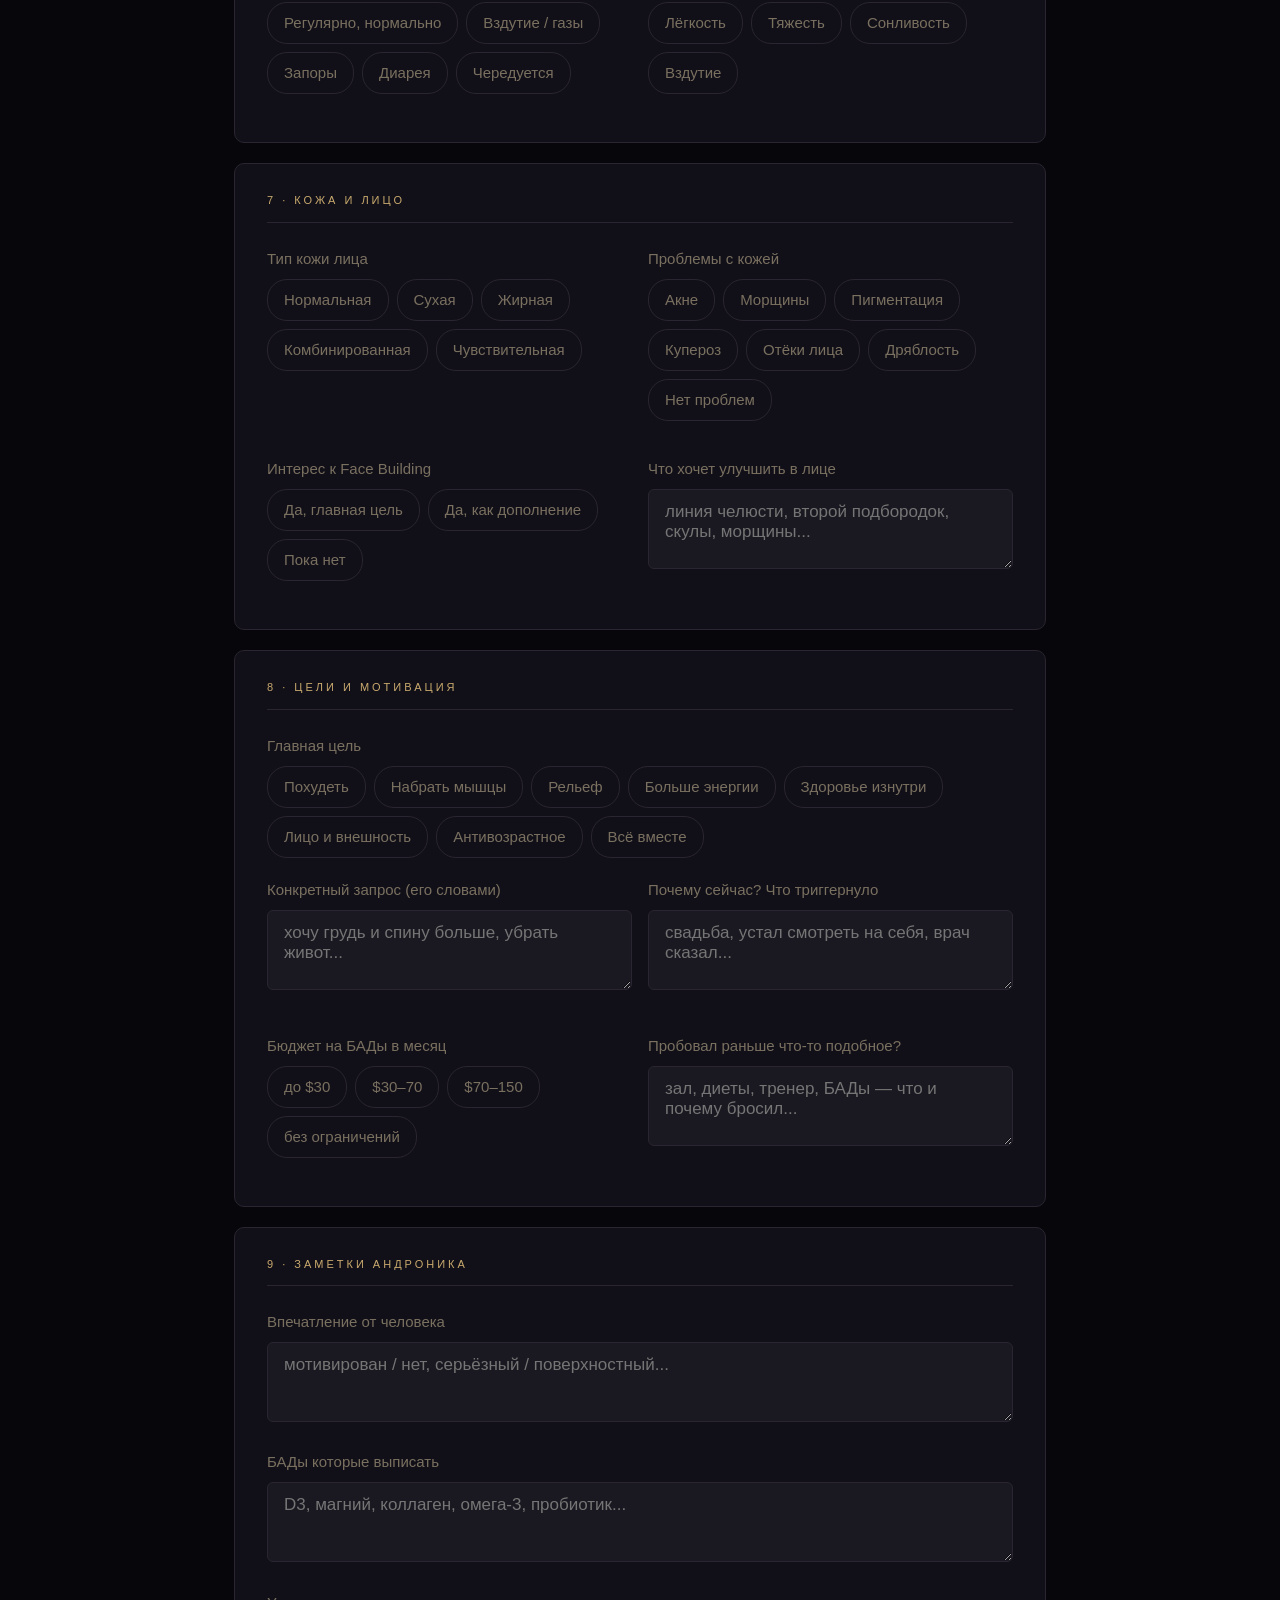
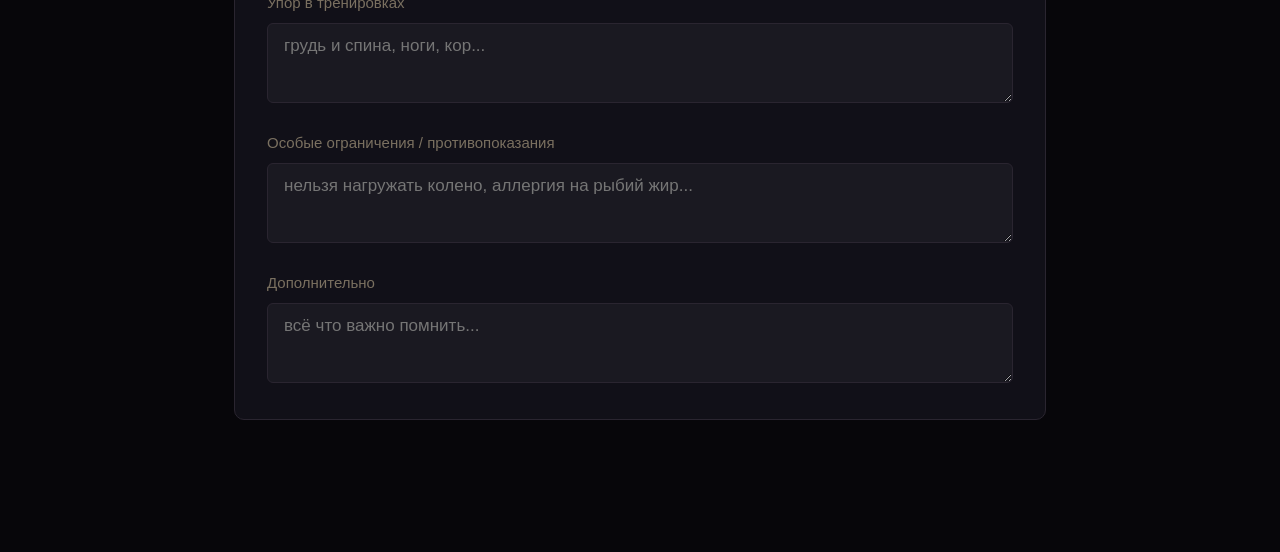
<file: diagnostic.html>
<!DOCTYPE html>
<html lang="ru">
<head>
<meta charset="UTF-8">
<meta name="viewport" content="width=device-width, initial-scale=1.0">
<title>Диагностика · Forever Young · Andronik</title>
<style>
  :root {
    --bg: #07060a;
    --card: #111018;
    --border: #2a2530;
    --gold: #c9a96e;
    --text: #f0ece4;
    --muted: #7a7060;
    --dim: #4a4030;
    --red: #e8534a;
    --green: #4caf82;
  }
  * { margin: 0; padding: 0; box-sizing: border-box; }
  body {
    background: var(--bg);
    color: var(--text);
    font-family: -apple-system, 'DM Sans', sans-serif;
    font-size: 17px;
    line-height: 1.6;
    padding-bottom: 80px;
  }

  header {
    background: #111018;
    border-bottom: 1px solid var(--border);
    padding: 20px 28px;
    display: flex;
    align-items: center;
    justify-content: space-between;
    position: sticky;
    top: 0;
    z-index: 10;
  }
  .logo { font-size: 13px; letter-spacing: 3px; color: var(--gold); text-transform: uppercase; }
  .client-name-wrap { display: flex; align-items: center; gap: 12px; }
  .client-name-wrap input {
    background: rgba(255,255,255,0.06);
    border: 1px solid var(--border);
    color: var(--text);
    padding: 8px 14px;
    font-size: 16px;
    border-radius: 6px;
    width: 220px;
    outline: none;
  }
  .client-name-wrap input:focus { border-color: var(--gold); }

  .container { max-width: 860px; margin: 0 auto; padding: 32px 24px; }

  .section {
    background: var(--card);
    border: 1px solid var(--border);
    border-radius: 10px;
    padding: 28px 32px;
    margin-bottom: 20px;
  }
  .section-title {
    font-size: 11px;
    letter-spacing: 3px;
    text-transform: uppercase;
    color: var(--gold);
    margin-bottom: 24px;
    padding-bottom: 12px;
    border-bottom: 1px solid var(--border);
  }

  .field { margin-bottom: 20px; }
  .field:last-child { margin-bottom: 0; }

  label {
    display: block;
    font-size: 15px;
    color: var(--muted);
    margin-bottom: 8px;
    font-weight: 400;
  }

  input[type="text"],
  input[type="number"],
  textarea,
  select {
    width: 100%;
    background: rgba(255,255,255,0.04);
    border: 1px solid var(--border);
    color: var(--text);
    padding: 12px 16px;
    font-size: 17px;
    border-radius: 6px;
    outline: none;
    font-family: inherit;
    transition: border-color 0.2s;
    -webkit-appearance: none;
  }
  input:focus, textarea:focus, select:focus { border-color: var(--gold); }
  textarea { min-height: 80px; resize: vertical; }
  select option { background: #18151f; }

  .two-col { display: grid; grid-template-columns: 1fr 1fr; gap: 16px; }
  .three-col { display: grid; grid-template-columns: 1fr 1fr 1fr; gap: 16px; }

  .chips { display: flex; flex-wrap: wrap; gap: 8px; margin-top: 4px; }
  .chip {
    padding: 8px 16px;
    border: 1px solid var(--border);
    border-radius: 20px;
    font-size: 15px;
    color: var(--muted);
    cursor: pointer;
    transition: all 0.18s;
    user-select: none;
  }
  .chip:hover { border-color: var(--gold); color: var(--text); }
  .chip.active { border-color: var(--gold); background: rgba(201,169,110,0.12); color: var(--gold); }
  .chip.red.active { border-color: var(--red); background: rgba(232,83,74,0.1); color: var(--red); }

  .scale { display: flex; gap: 8px; margin-top: 4px; }
  .scale-btn {
    flex: 1;
    padding: 10px 4px;
    border: 1px solid var(--border);
    border-radius: 6px;
    text-align: center;
    font-size: 15px;
    color: var(--muted);
    cursor: pointer;
    transition: all 0.18s;
  }
  .scale-btn:hover { border-color: var(--gold); color: var(--text); }
  .scale-btn.active { border-color: var(--gold); background: rgba(201,169,110,0.12); color: var(--gold); font-weight: 600; }

  .copy-btn {
    position: fixed;
    bottom: 24px;
    right: 24px;
    background: var(--gold);
    color: #07060a;
    border: none;
    padding: 16px 32px;
    font-size: 16px;
    font-weight: 700;
    border-radius: 50px;
    cursor: pointer;
    box-shadow: 0 4px 24px rgba(201,169,110,0.3);
    transition: transform 0.2s, opacity 0.2s;
    font-family: inherit;
  }
  .copy-btn:hover { transform: scale(1.04); opacity: 0.9; }
  .copy-btn:active { transform: scale(0.97); }

  .result-box {
    display: none;
    background: #0e0c14;
    border: 1px solid var(--gold);
    border-radius: 10px;
    padding: 24px;
    margin-top: 24px;
    font-size: 14px;
    color: var(--text);
    line-height: 1.8;
    white-space: pre-wrap;
    word-break: break-word;
  }

  .clear-btn {
    background: none;
    border: 1px solid var(--border);
    color: var(--muted);
    padding: 8px 20px;
    border-radius: 6px;
    font-size: 14px;
    cursor: pointer;
    font-family: inherit;
    transition: border-color 0.2s;
  }
  .clear-btn:hover { border-color: var(--red); color: var(--red); }

  @media (max-width: 600px) {
    .two-col, .three-col { grid-template-columns: 1fr; }
    .section { padding: 20px 18px; }
    header { padding: 14px 18px; }
    .client-name-wrap input { width: 160px; }
  }
</style>
</head>
<body>

<header>
  <div class="logo">Forever Young · Диагностика</div>
  <div class="client-name-wrap">
    <input type="text" id="client-name" placeholder="Имя клиента...">
    <button class="clear-btn" onclick="clearAll()">Очистить</button>
  </div>
</header>

<div class="container">

  <!-- 1. БАЗОВЫЕ ДАННЫЕ -->
  <div class="section">
    <div class="section-title">1 · Базовые данные</div>
    <div class="three-col">
      <div class="field">
        <label>Возраст</label>
        <input type="number" id="age" placeholder="лет">
      </div>
      <div class="field">
        <label>Пол</label>
        <div class="chips">
          <div class="chip" onclick="chip(this,'sex')">Мужчина</div>
          <div class="chip" onclick="chip(this,'sex')">Женщина</div>
        </div>
      </div>
      <div class="field">
        <label>Рост / Вес</label>
        <input type="text" id="body" placeholder="180 см / 80 кг">
      </div>
    </div>
    <div class="three-col" style="margin-top:16px">
      <div class="field">
        <label>Бицепс (пик)</label>
        <input type="text" id="m-bicep" placeholder="см">
      </div>
      <div class="field">
        <label>Грудь</label>
        <input type="text" id="m-chest" placeholder="см">
      </div>
      <div class="field">
        <label>Талия</label>
        <input type="text" id="m-waist" placeholder="см">
      </div>
      <div class="field">
        <label>Бёдра</label>
        <input type="text" id="m-hips" placeholder="см">
      </div>
      <div class="field">
        <label>Нога (бедро)</label>
        <input type="text" id="m-leg" placeholder="см">
      </div>
      <div class="field">
        <label>Вес</label>
        <input type="text" id="m-weight" placeholder="кг">
      </div>
    </div>
  </div>

  <!-- 2. ОБРАЗ ЖИЗНИ -->
  <div class="section">
    <div class="section-title">2 · Образ жизни</div>
    <div class="two-col">
      <div class="field">
        <label>Работа</label>
        <div class="chips">
          <div class="chip" onclick="chip(this,'work')">Сидячая</div>
          <div class="chip" onclick="chip(this,'work')">Смешанная</div>
          <div class="chip" onclick="chip(this,'work')">Физическая</div>
        </div>
      </div>
      <div class="field">
        <label>Уровень стресса</label>
        <div class="scale">
          <div class="scale-btn" onclick="scale(this,'stress')">1</div>
          <div class="scale-btn" onclick="scale(this,'stress')">2</div>
          <div class="scale-btn" onclick="scale(this,'stress')">3</div>
          <div class="scale-btn" onclick="scale(this,'stress')">4</div>
          <div class="scale-btn" onclick="scale(this,'stress')">5</div>
        </div>
      </div>
      <div class="field">
        <label>Сон (часов в сутки)</label>
        <div class="chips">
          <div class="chip" onclick="chip(this,'sleep')">менее 5</div>
          <div class="chip" onclick="chip(this,'sleep')">5–6</div>
          <div class="chip" onclick="chip(this,'sleep')">7–8</div>
          <div class="chip" onclick="chip(this,'sleep')">больше 8</div>
        </div>
      </div>
      <div class="field">
        <label>Просыпается</label>
        <div class="chips">
          <div class="chip" onclick="chip(this,'wakeup')">Легко, бодрым</div>
          <div class="chip" onclick="chip(this,'wakeup')">Тяжело, разбитым</div>
          <div class="chip" onclick="chip(this,'wakeup')">По-разному</div>
        </div>
      </div>
      <div class="field">
        <label>Энергия в течение дня</label>
        <div class="chips">
          <div class="chip" onclick="chip(this,'energy')">Стабильная</div>
          <div class="chip" onclick="chip(this,'energy')">Спад после обеда</div>
          <div class="chip" onclick="chip(this,'energy')">Постоянная усталость</div>
          <div class="chip" onclick="chip(this,'energy')">Скачет</div>
        </div>
      </div>
      <div class="field">
        <label>Тренировки сейчас</label>
        <div class="chips">
          <div class="chip" onclick="chip(this,'training')">Не тренируется</div>
          <div class="chip" onclick="chip(this,'training')">1–2 раза/нед</div>
          <div class="chip" onclick="chip(this,'training')">3–4 раза/нед</div>
          <div class="chip" onclick="chip(this,'training')">Каждый день</div>
        </div>
      </div>
    </div>
  </div>

  <!-- 3. ПИТАНИЕ -->
  <div class="section">
    <div class="section-title">3 · Питание</div>
    <div class="two-col">
      <div class="field">
        <label>Тип питания</label>
        <div class="chips">
          <div class="chip" onclick="chip(this,'diet')">Всеядный</div>
          <div class="chip" onclick="chip(this,'diet')">Флекситарианец</div>
          <div class="chip" onclick="chip(this,'diet')">Вегетарианец</div>
          <div class="chip" onclick="chip(this,'diet')">Веган</div>
          <div class="chip" onclick="chip(this,'diet')">Кето</div>
          <div class="chip" onclick="chip(this,'diet')">Другое</div>
        </div>
      </div>
      <div class="field">
        <label>Мясо</label>
        <div class="chips">
          <div class="chip" onclick="chip(this,'meat')">Ежедневно</div>
          <div class="chip" onclick="chip(this,'meat')">Несколько раз/нед</div>
          <div class="chip" onclick="chip(this,'meat')">Редко</div>
          <div class="chip" onclick="chip(this,'meat')">Не ем</div>
        </div>
      </div>
      <div class="field">
        <label>Сахар / сладкое</label>
        <div class="chips">
          <div class="chip" onclick="chip(this,'sugar')">Каждый день</div>
          <div class="chip" onclick="chip(this,'sugar')">Иногда</div>
          <div class="chip" onclick="chip(this,'sugar')">Редко</div>
          <div class="chip" onclick="chip(this,'sugar')">Не ем</div>
        </div>
      </div>
      <div class="field">
        <label>Молочные продукты</label>
        <div class="chips">
          <div class="chip" onclick="chip(this,'dairy')">Ежедневно</div>
          <div class="chip" onclick="chip(this,'dairy')">Иногда</div>
          <div class="chip" onclick="chip(this,'dairy')">Не ем</div>
          <div class="chip" onclick="chip(this,'dairy')">Непереносимость</div>
        </div>
      </div>
      <div class="field">
        <label>Глютен (хлеб, паста)</label>
        <div class="chips">
          <div class="chip" onclick="chip(this,'gluten')">Ем нормально</div>
          <div class="chip" onclick="chip(this,'gluten')">Ограничиваю</div>
          <div class="chip" onclick="chip(this,'gluten')">Непереносимость</div>
        </div>
      </div>
      <div class="field">
        <label>Кофе</label>
        <div class="chips">
          <div class="chip" onclick="chip(this,'coffee')">Не пью</div>
          <div class="chip" onclick="chip(this,'coffee')">1 чашка</div>
          <div class="chip" onclick="chip(this,'coffee')">2–3 чашки</div>
          <div class="chip" onclick="chip(this,'coffee')">3+ чашек</div>
        </div>
      </div>
    </div>
    <div class="field" style="margin-top:16px">
      <label>Пищевые аллергии / непереносимости</label>
      <input type="text" id="allergies" placeholder="орехи, морепродукты, яйца...">
    </div>
    <div class="field">
      <label>Как питается в целом (своими словами)</label>
      <textarea id="diet-notes" placeholder="регулярно / нерегулярно, что обычно ест..."></textarea>
    </div>
  </div>

  <!-- 4. ВРЕДНЫЕ ПРИВЫЧКИ -->
  <div class="section">
    <div class="section-title">4 · Вредные привычки</div>
    <div class="three-col">
      <div class="field">
        <label>Курение</label>
        <div class="chips">
          <div class="chip" onclick="chip(this,'smoke')">Не курит</div>
          <div class="chip red" onclick="chip(this,'smoke')">Курит</div>
          <div class="chip red" onclick="chip(this,'smoke')">Бросил</div>
          <div class="chip red" onclick="chip(this,'smoke')">Вейп</div>
        </div>
      </div>
      <div class="field">
        <label>Алкоголь</label>
        <div class="chips">
          <div class="chip" onclick="chip(this,'alcohol')">Не пьёт</div>
          <div class="chip" onclick="chip(this,'alcohol')">Редко</div>
          <div class="chip red" onclick="chip(this,'alcohol')">1–2 раза/нед</div>
          <div class="chip red" onclick="chip(this,'alcohol')">Часто</div>
        </div>
      </div>
      <div class="field">
        <label>Другие вещества</label>
        <div class="chips">
          <div class="chip" onclick="chip(this,'drugs')">Нет</div>
          <div class="chip red" onclick="chip(this,'drugs')">Иногда</div>
          <div class="chip red" onclick="chip(this,'drugs')">Регулярно</div>
        </div>
      </div>
    </div>
  </div>

  <!-- 5. ЗДОРОВЬЕ -->
  <div class="section">
    <div class="section-title">5 · Здоровье</div>
    <div class="two-col">
      <div class="field">
        <label>Хронические заболевания</label>
        <textarea id="chronic" placeholder="диабет, гипертония, щитовидка..."></textarea>
      </div>
      <div class="field">
        <label>Травмы / операции</label>
        <textarea id="injuries" placeholder="колени, спина, суставы..."></textarea>
      </div>
      <div class="field">
        <label>Текущие медикаменты</label>
        <textarea id="meds" placeholder="название препаратов..."></textarea>
      </div>
      <div class="field">
        <label>Текущие БАДы</label>
        <textarea id="current-supps" placeholder="что уже принимает..."></textarea>
      </div>
    </div>

    <div class="field" style="margin-top:8px">
      <label>Симптомы (отметь всё что есть)</label>
      <div class="chips" id="symptoms-chips">
        <div class="chip" onclick="toggle(this)">Усталость</div>
        <div class="chip" onclick="toggle(this)">Плохой сон</div>
        <div class="chip" onclick="toggle(this)">Выпадение волос</div>
        <div class="chip" onclick="toggle(this)">Ломкие ногти</div>
        <div class="chip" onclick="toggle(this)">Сухая кожа</div>
        <div class="chip" onclick="toggle(this)">Акне / воспаления</div>
        <div class="chip" onclick="toggle(this)">Боли в суставах</div>
        <div class="chip" onclick="toggle(this)">Боль в спине</div>
        <div class="chip" onclick="toggle(this)">Слабый иммунитет</div>
        <div class="chip" onclick="toggle(this)">Частые простуды</div>
        <div class="chip" onclick="toggle(this)">Вздутие живота</div>
        <div class="chip" onclick="toggle(this)">Нарушение пищеварения</div>
        <div class="chip" onclick="toggle(this)">Низкое либидо</div>
        <div class="chip" onclick="toggle(this)">Тревожность</div>
        <div class="chip" onclick="toggle(this)">Туман в голове</div>
        <div class="chip" onclick="toggle(this)">Отёки</div>
        <div class="chip" onclick="toggle(this)">Холодные руки/ноги</div>
        <div class="chip" onclick="toggle(this)">Частые головные боли</div>
      </div>
    </div>

    <div class="field">
      <label>Анализы крови (если есть — что известно)</label>
      <textarea id="bloodwork" placeholder="D3, B12, ферритин, магний, гормоны..."></textarea>
    </div>
  </div>

  <!-- 6. ПИЩЕВАРЕНИЕ -->
  <div class="section">
    <div class="section-title">6 · Пищеварение</div>
    <div class="two-col">
      <div class="field">
        <label>Работа кишечника</label>
        <div class="chips">
          <div class="chip" onclick="chip(this,'gut')">Регулярно, нормально</div>
          <div class="chip" onclick="chip(this,'gut')">Вздутие / газы</div>
          <div class="chip" onclick="chip(this,'gut')">Запоры</div>
          <div class="chip" onclick="chip(this,'gut')">Диарея</div>
          <div class="chip" onclick="chip(this,'gut')">Чередуется</div>
        </div>
      </div>
      <div class="field">
        <label>Чувствует после еды</label>
        <div class="chips">
          <div class="chip" onclick="chip(this,'after-eat')">Лёгкость</div>
          <div class="chip" onclick="chip(this,'after-eat')">Тяжесть</div>
          <div class="chip" onclick="chip(this,'after-eat')">Сонливость</div>
          <div class="chip" onclick="chip(this,'after-eat')">Вздутие</div>
        </div>
      </div>
    </div>
  </div>

  <!-- 7. КОЖА И ЛИЦО -->
  <div class="section">
    <div class="section-title">7 · Кожа и лицо</div>
    <div class="two-col">
      <div class="field">
        <label>Тип кожи лица</label>
        <div class="chips">
          <div class="chip" onclick="chip(this,'skin')">Нормальная</div>
          <div class="chip" onclick="chip(this,'skin')">Сухая</div>
          <div class="chip" onclick="chip(this,'skin')">Жирная</div>
          <div class="chip" onclick="chip(this,'skin')">Комбинированная</div>
          <div class="chip" onclick="chip(this,'skin')">Чувствительная</div>
        </div>
      </div>
      <div class="field">
        <label>Проблемы с кожей</label>
        <div class="chips" id="skin-issues">
          <div class="chip" onclick="toggle(this)">Акне</div>
          <div class="chip" onclick="toggle(this)">Морщины</div>
          <div class="chip" onclick="toggle(this)">Пигментация</div>
          <div class="chip" onclick="toggle(this)">Купероз</div>
          <div class="chip" onclick="toggle(this)">Отёки лица</div>
          <div class="chip" onclick="toggle(this)">Дряблость</div>
          <div class="chip" onclick="toggle(this)">Нет проблем</div>
        </div>
      </div>
      <div class="field">
        <label>Интерес к Face Building</label>
        <div class="chips">
          <div class="chip" onclick="chip(this,'fb')">Да, главная цель</div>
          <div class="chip" onclick="chip(this,'fb')">Да, как дополнение</div>
          <div class="chip" onclick="chip(this,'fb')">Пока нет</div>
        </div>
      </div>
      <div class="field">
        <label>Что хочет улучшить в лице</label>
        <textarea id="face-goal" placeholder="линия челюсти, второй подбородок, скулы, морщины..."></textarea>
      </div>
    </div>
  </div>

  <!-- 8. ЦЕЛИ -->
  <div class="section">
    <div class="section-title">8 · Цели и мотивация</div>
    <div class="field">
      <label>Главная цель</label>
      <div class="chips">
        <div class="chip" onclick="toggle(this)">Похудеть</div>
        <div class="chip" onclick="toggle(this)">Набрать мышцы</div>
        <div class="chip" onclick="toggle(this)">Рельеф</div>
        <div class="chip" onclick="toggle(this)">Больше энергии</div>
        <div class="chip" onclick="toggle(this)">Здоровье изнутри</div>
        <div class="chip" onclick="toggle(this)">Лицо и внешность</div>
        <div class="chip" onclick="toggle(this)">Антивозрастное</div>
        <div class="chip" onclick="toggle(this)">Всё вместе</div>
      </div>
    </div>
    <div class="two-col" style="margin-top:16px">
      <div class="field">
        <label>Конкретный запрос (его словами)</label>
        <textarea id="client-goal" placeholder="хочу грудь и спину больше, убрать живот..."></textarea>
      </div>
      <div class="field">
        <label>Почему сейчас? Что триггернуло</label>
        <textarea id="trigger" placeholder="свадьба, устал смотреть на себя, врач сказал..."></textarea>
      </div>
      <div class="field">
        <label>Бюджет на БАДы в месяц</label>
        <div class="chips">
          <div class="chip" onclick="chip(this,'budget')">до $30</div>
          <div class="chip" onclick="chip(this,'budget')">$30–70</div>
          <div class="chip" onclick="chip(this,'budget')">$70–150</div>
          <div class="chip" onclick="chip(this,'budget')">без ограничений</div>
        </div>
      </div>
      <div class="field">
        <label>Пробовал раньше что-то подобное?</label>
        <textarea id="tried" placeholder="зал, диеты, тренер, БАДы — что и почему бросил..."></textarea>
      </div>
    </div>
  </div>

  <!-- 9. ЗАМЕТКИ -->
  <div class="section">
    <div class="section-title">9 · Заметки Андроника</div>
    <div class="field">
      <label>Впечатление от человека</label>
      <textarea id="impression" placeholder="мотивирован / нет, серьёзный / поверхностный..."></textarea>
    </div>
    <div class="field">
      <label>БАДы которые выписать</label>
      <textarea id="supps-prescribed" placeholder="D3, магний, коллаген, омега-3, пробиотик..."></textarea>
    </div>
    <div class="field">
      <label>Упор в тренировках</label>
      <textarea id="training-focus" placeholder="грудь и спина, ноги, кор..."></textarea>
    </div>
    <div class="field">
      <label>Особые ограничения / противопоказания</label>
      <textarea id="restrictions" placeholder="нельзя нагружать колено, аллергия на рыбий жир..."></textarea>
    </div>
    <div class="field">
      <label>Дополнительно</label>
      <textarea id="extra" placeholder="всё что важно помнить..."></textarea>
    </div>
  </div>

  <div id="result-box" class="result-box"></div>

</div>

<button class="copy-btn" onclick="copyResult()">📋 Скопировать профиль</button>

<script>
  const chipData = {};

  function chip(el, group) {
    document.querySelectorAll(`.chip[onclick*="chip(this,'${group}')"]`).forEach(c => c.classList.remove('active'));
    el.classList.add('active');
  }

  function toggle(el) {
    el.classList.toggle('active');
  }

  function scale(el, group) {
    el.closest('.scale').querySelectorAll('.scale-btn').forEach(b => b.classList.remove('active'));
    el.classList.add('active');
  }

  function getChips(group) {
    return [...document.querySelectorAll(`.chip[onclick*="'${group}'"].active`)].map(c => c.textContent.trim()).join(', ') || '—';
  }

  function getToggled(container) {
    return [...document.querySelectorAll(`#${container} .chip.active`)].map(c => c.textContent.trim()).join(', ') || '—';
  }

  function getAllToggles(label) {
    const chips = [...document.querySelectorAll(`.chip[onclick="toggle(this)"].active`)];
    return chips.map(c => c.textContent.trim()).join(', ') || '—';
  }

  function getScale(group) {
    const active = document.querySelector(`.scale-btn.active`);
    return active ? active.textContent.trim() + '/5' : '—';
  }

  function val(id) {
    const el = document.getElementById(id);
    return el && el.value.trim() ? el.value.trim() : '—';
  }

  function copyResult() {
    const name = val('client-name') !== '—' ? val('client-name') : 'Клиент';
    const date = new Date().toLocaleDateString('ru-RU');

    const symptoms = [...document.querySelectorAll('#symptoms-chips .chip.active')].map(c => c.textContent.trim()).join(', ') || '—';
    const skinIssues = [...document.querySelectorAll('#skin-issues .chip.active')].map(c => c.textContent.trim()).join(', ') || '—';
    const goals = [...document.querySelectorAll('.section:last-of-type .chips .chip.active, .section .field .chips .chip[onclick="toggle(this)"].active')];

    const goalChips = [...document.querySelectorAll('.chip[onclick="toggle(this)"].active:not(#symptoms-chips .chip):not(#skin-issues .chip)')].map(c => c.textContent.trim()).join(', ') || '—';

    const text = `━━━━━━━━━━━━━━━━━━━━━
ДИАГНОСТИКА · FOREVER YOUNG
${name} · ${date}
━━━━━━━━━━━━━━━━━━━━━

📋 БАЗОВЫЕ ДАННЫЕ
Возраст: ${val('age')} лет
Пол: ${getChips('sex')}
Рост/Вес: ${val('body')}

📏 ЗАМЕРЫ
Бицепс: ${val('m-bicep')} | Грудь: ${val('m-chest')} | Талия: ${val('m-waist')}
Бёдра: ${val('m-hips')} | Нога: ${val('m-leg')} | Вес: ${val('m-weight')}

🏃 ОБРАЗ ЖИЗНИ
Работа: ${getChips('work')}
Стресс: ${getScale('stress')}
Сон: ${getChips('sleep')}
Просыпается: ${getChips('wakeup')}
Энергия: ${getChips('energy')}
Тренировки: ${getChips('training')}

🥗 ПИТАНИЕ
Тип: ${getChips('diet')}
Мясо: ${getChips('meat')}
Сахар: ${getChips('sugar')}
Молочное: ${getChips('dairy')}
Глютен: ${getChips('gluten')}
Кофе: ${getChips('coffee')}
Аллергии: ${val('allergies')}
Питание (описание): ${val('diet-notes')}

⚠️ ВРЕДНЫЕ ПРИВЫЧКИ
Курение: ${getChips('smoke')}
Алкоголь: ${getChips('alcohol')}
Другое: ${getChips('drugs')}

🏥 ЗДОРОВЬЕ
Хронические: ${val('chronic')}
Травмы/операции: ${val('injuries')}
Медикаменты: ${val('meds')}
Текущие БАДы: ${val('current-supps')}
Симптомы: ${symptoms}
Анализы: ${val('bloodwork')}

💊 ПИЩЕВАРЕНИЕ
Кишечник: ${getChips('gut')}
После еды: ${getChips('after-eat')}

✨ КОЖА И ЛИЦО
Тип кожи: ${getChips('skin')}
Проблемы: ${skinIssues}
Face Building: ${getChips('fb')}
Цель по лицу: ${val('face-goal')}

🎯 ЦЕЛИ
Цели: ${goalChips}
Запрос: ${val('client-goal')}
Триггер: ${val('trigger')}
Бюджет на БАДы: ${getChips('budget')}
Пробовал раньше: ${val('tried')}

📝 ЗАМЕТКИ АНДРОНИКА
Впечатление: ${val('impression')}
БАДы выписать: ${val('supps-prescribed')}
Упор в тренировках: ${val('training-focus')}
Ограничения: ${val('restrictions')}
Дополнительно: ${val('extra')}

━━━━━━━━━━━━━━━━━━━━━`;

    navigator.clipboard.writeText(text).then(() => {
      const btn = document.querySelector('.copy-btn');
      btn.textContent = '✓ Скопировано!';
      btn.style.background = '#4caf82';
      setTimeout(() => {
        btn.textContent = '📋 Скопировать профиль';
        btn.style.background = 'var(--gold)';
      }, 2500);
    });

    const box = document.getElementById('result-box');
    box.style.display = 'block';
    box.textContent = text;
    box.scrollIntoView({ behavior: 'smooth', block: 'nearest' });
  }

  function clearAll() {
    if (!confirm('Очистить всё?')) return;
    document.querySelectorAll('input, textarea').forEach(el => el.value = '');
    document.querySelectorAll('.chip.active, .scale-btn.active').forEach(el => el.classList.remove('active'));
    document.getElementById('result-box').style.display = 'none';
  }
</script>
</body>
</html>
</file>
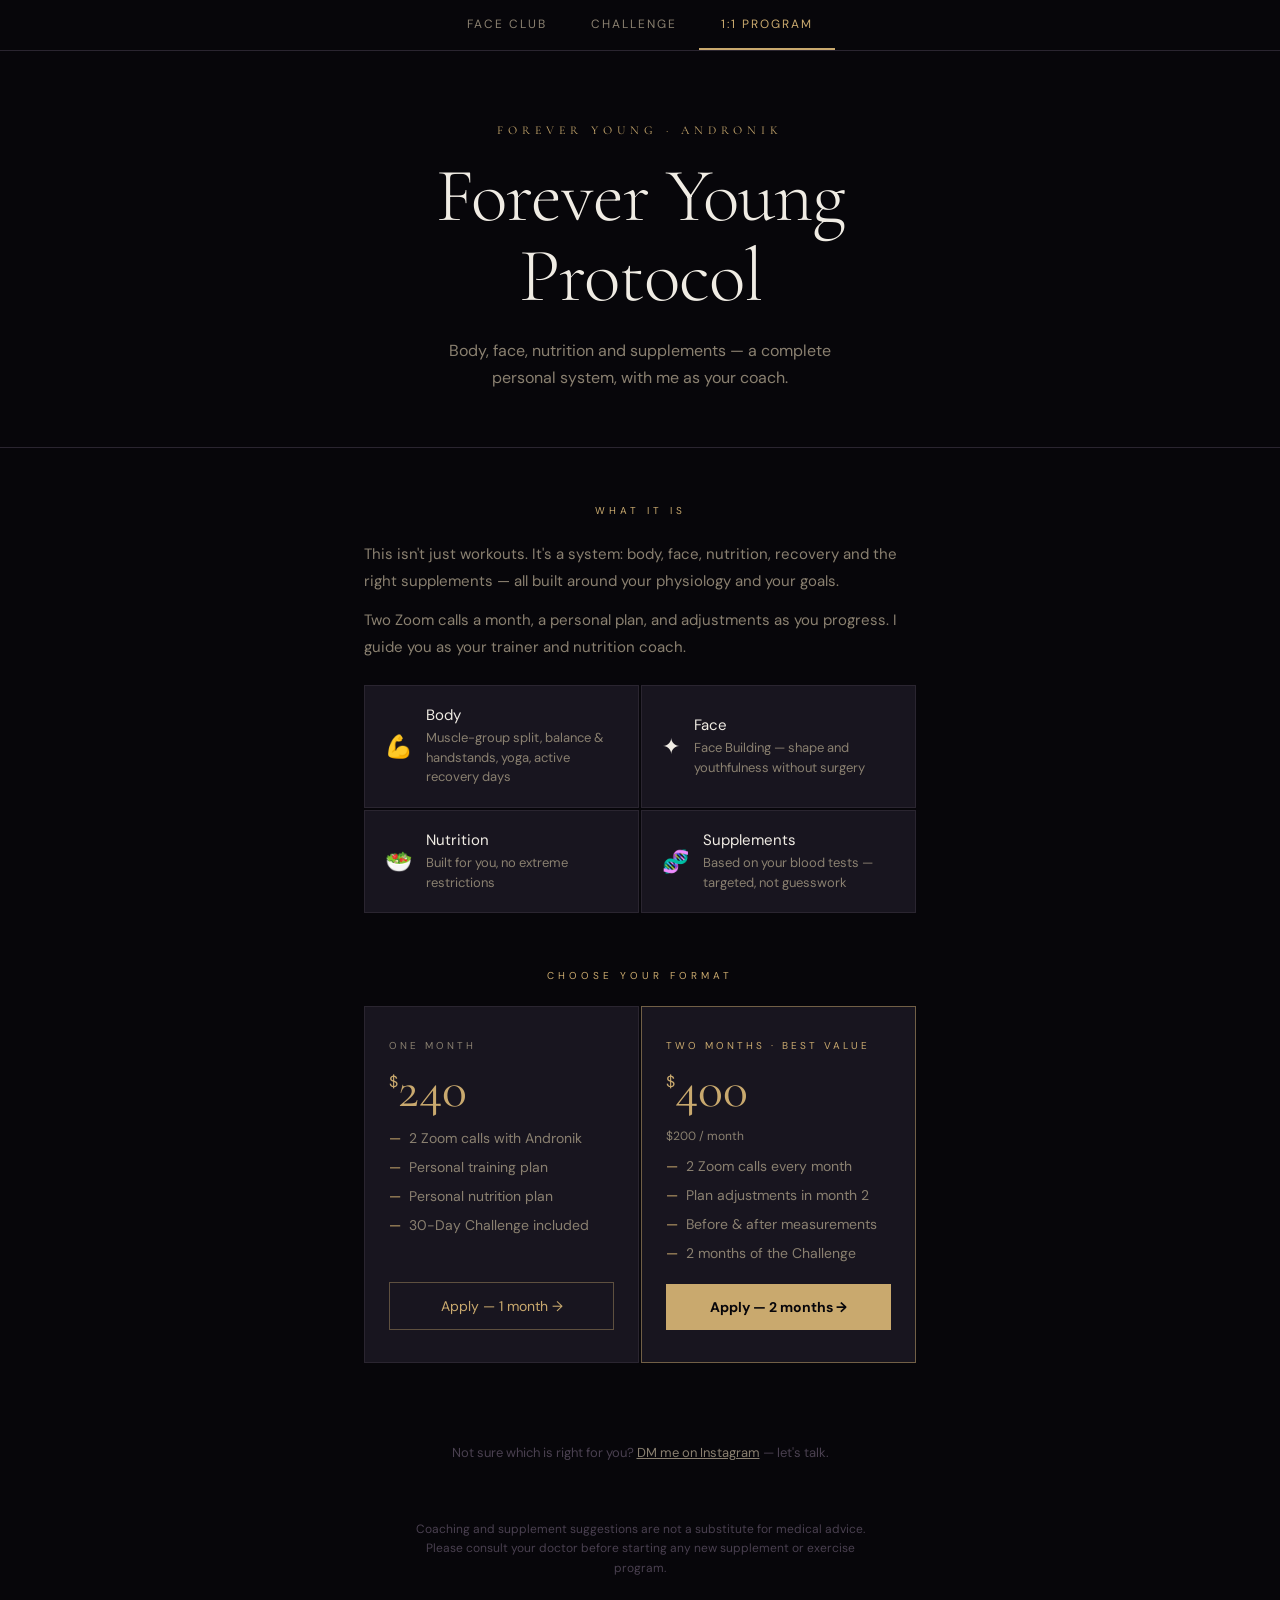
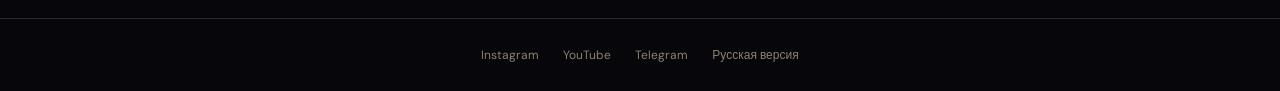
<file: forever-young.html>
<!DOCTYPE html>
<html lang="en">
<head>
<meta charset="UTF-8">
<meta name="viewport" content="width=device-width, initial-scale=1.0">
<title>Forever Young Protocol · Andronik</title>
<meta name="description" content="Personal 1:1 coaching with Andronik: body, face, nutrition and supplements based on your blood work. From $240/month.">
<link rel="alternate" hreflang="ru" href="https://andronik.pro/ru/forever-young.html">
<link href="https://fonts.googleapis.com/css2?family=Cormorant+Garamond:wght@300;400&family=DM+Sans:wght@300;400;600;700&display=swap" rel="stylesheet">
<link rel="stylesheet" href="style.css">
</head>
<body>

<nav>
  <a href="index.html">Face Club</a>
  <a href="challenge.html">Challenge</a>
  <a href="forever-young.html" class="active">1:1 Program</a>
</nav>

<div class="hero">
  <div class="logo">Forever Young · Andronik</div>
  <h1>Forever Young<br>Protocol</h1>
  <p>Body, face, nutrition and supplements — a complete personal system, with me as your coach.</p>
</div>

<div class="content">
  <div class="block">
    <div class="section-label">What it is</div>
    <p>This isn't just workouts. It's a system: body, face, nutrition, recovery and the right supplements — all built around your physiology and your goals.</p>
    <p>Two Zoom calls a month, a personal plan, and adjustments as you progress. I guide you as your trainer and nutrition coach.</p>

    <div class="tiles" style="margin-top:24px">
      <div class="tile">
        <div class="tile-icon">💪</div>
        <div><div class="tile-name">Body</div><div class="tile-desc">Muscle-group split, balance & handstands, yoga, active recovery days</div></div>
      </div>
      <div class="tile">
        <div class="tile-icon">✦</div>
        <div><div class="tile-name">Face</div><div class="tile-desc">Face Building — shape and youthfulness without surgery</div></div>
      </div>
      <div class="tile">
        <div class="tile-icon">🥗</div>
        <div><div class="tile-name">Nutrition</div><div class="tile-desc">Built for you, no extreme restrictions</div></div>
      </div>
      <div class="tile">
        <div class="tile-icon">🧬</div>
        <div><div class="tile-name">Supplements</div><div class="tile-desc">Based on your blood tests — targeted, not guesswork</div></div>
      </div>
    </div>
  </div>

  <div class="block">
    <div class="section-label">Choose your format</div>
    <div class="cards">
      <div class="card">
        <div class="card-label">One month</div>
        <div class="card-price"><sup>$</sup>240</div>
        <ul class="features">
          <li><span>—</span> 2 Zoom calls with Andronik</li>
          <li><span>—</span> Personal training plan</li>
          <li><span>—</span> Personal nutrition plan</li>
          <li><span>—</span> 30-Day Challenge included</li>
        </ul>
        <a href="https://t.me/ANDRONIK_FOREVERYOUNG?text=Hi%20Andronik%21%20I%20want%20to%20start%20the%201%3A1%20Forever%20Young%20program%20%E2%80%94%201%20month%20%28%24240%29." target="_blank" rel="noopener" class="btn-outline">Apply — 1 month →</a>
      </div>
      <div class="card featured">
        <div class="card-label">Two months · best value</div>
        <div class="card-price"><sup>$</sup>400</div>
        <div class="card-sub">$200 / month</div>
        <ul class="features">
          <li><span>—</span> 2 Zoom calls every month</li>
          <li><span>—</span> Plan adjustments in month 2</li>
          <li><span>—</span> Before & after measurements</li>
          <li><span>—</span> 2 months of the Challenge</li>
        </ul>
        <a href="https://t.me/ANDRONIK_FOREVERYOUNG?text=Hi%20Andronik%21%20I%20want%20to%20start%20the%201%3A1%20Forever%20Young%20program%20%E2%80%94%202%20months%20%28%24400%29." target="_blank" rel="noopener" class="btn-gold">Apply — 2 months →</a>
      </div>
    </div>
  </div>
</div>

<div class="cta-wrap" style="padding-top:0">
  <p class="small-note">Not sure which is right for you? <a href="https://ig.me/m/andronik_forever_young" target="_blank" rel="noopener">DM me on Instagram</a> — let's talk.</p>
</div>

<p class="disclaimer">Coaching and supplement suggestions are not a substitute for medical advice. Please consult your doctor before starting any new supplement or exercise program.</p>

<footer>
  <a href="https://instagram.com/andronik_forever_young" target="_blank" rel="noopener">Instagram</a>
  <a href="https://www.youtube.com/@andronikforeveryoung" target="_blank" rel="noopener">YouTube</a>
  <a href="https://t.me/ANDRONIK_FOREVERYOUNG" target="_blank" rel="noopener">Telegram</a>
  <a href="ru/forever-young.html">Русская версия</a>
</footer>

</body>
</html>
</file>
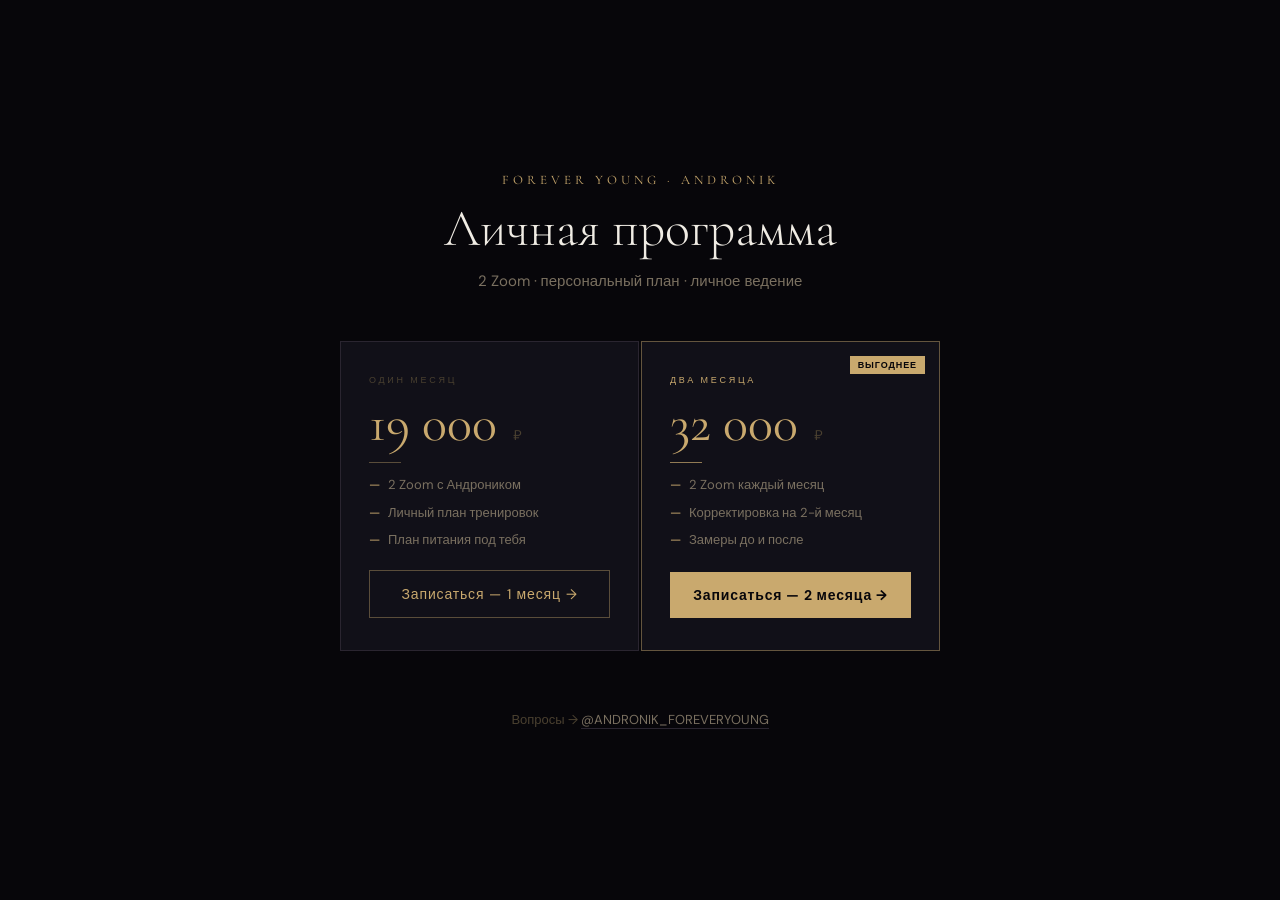
<file: pay.html>
<!DOCTYPE html>
<html lang="ru">
<head>
<meta charset="UTF-8">
<meta name="viewport" content="width=device-width, initial-scale=1.0">
<title>Forever Young · Программа Андроника</title>
<link href="https://fonts.googleapis.com/css2?family=Cormorant+Garamond:wght@300;400&family=DM+Sans:wght@300;400;600&display=swap" rel="stylesheet">
<style>
  * { margin: 0; padding: 0; box-sizing: border-box; }

  body {
    background: #07060a;
    color: #f0ece4;
    font-family: 'DM Sans', sans-serif;
    min-height: 100vh;
    display: flex;
    flex-direction: column;
    align-items: center;
    justify-content: center;
    padding: 40px 20px;
  }

  .logo {
    font-family: 'Cormorant Garamond', serif;
    font-size: 13px;
    letter-spacing: 4px;
    text-transform: uppercase;
    color: #c9a96e;
    margin-bottom: 12px;
    text-align: center;
  }

  h1 {
    font-family: 'Cormorant Garamond', serif;
    font-size: clamp(32px, 8vw, 52px);
    font-weight: 300;
    text-align: center;
    line-height: 1.1;
    margin-bottom: 12px;
  }

  .sub {
    font-size: 15px;
    color: #7a7060;
    text-align: center;
    margin-bottom: 48px;
    line-height: 1.6;
  }

  .cards {
    display: grid;
    grid-template-columns: 1fr 1fr;
    gap: 2px;
    width: 100%;
    max-width: 600px;
    margin-bottom: 32px;
  }

  @media (max-width: 480px) {
    .cards { grid-template-columns: 1fr; }
  }

  .card {
    background: #111018;
    border: 1px solid #2a2530;
    padding: 32px 28px;
    display: flex;
    flex-direction: column;
    gap: 12px;
  }

  .card.featured {
    border-color: rgba(201,169,110,0.45);
    position: relative;
  }

  .badge {
    position: absolute;
    top: 14px;
    right: 14px;
    background: #c9a96e;
    color: #07060a;
    font-size: 9px;
    font-weight: 700;
    letter-spacing: 0.1em;
    padding: 3px 8px;
  }

  .card-label {
    font-size: 9px;
    letter-spacing: 0.3em;
    text-transform: uppercase;
    color: #4a4030;
  }

  .card.featured .card-label { color: #c9a96e; }

  .card-price {
    font-family: 'Cormorant Garamond', serif;
    font-size: 52px;
    color: #c9a96e;
    line-height: 1;
  }

  .card-price span {
    font-family: 'DM Sans', sans-serif;
    font-size: 14px;
    color: #4a4030;
    margin-left: 4px;
  }

  .divider {
    width: 32px;
    height: 1px;
    background: #c9a96e;
    opacity: 0.4;
  }

  .card.featured .divider { opacity: 0.7; }

  .features {
    list-style: none;
    display: flex;
    flex-direction: column;
    gap: 8px;
    flex: 1;
  }

  .features li {
    font-size: 13px;
    color: #7a7060;
    display: flex;
    gap: 8px;
    align-items: flex-start;
    line-height: 1.5;
  }

  .features li span { color: #c9a96e; flex-shrink: 0; }

  .btn {
    display: block;
    padding: 14px 20px;
    text-align: center;
    text-decoration: none;
    font-family: 'DM Sans', sans-serif;
    font-size: 14px;
    letter-spacing: 0.06em;
    transition: opacity 0.2s;
    margin-top: 8px;
  }

  .btn-outline {
    border: 1px solid rgba(201,169,110,0.4);
    color: #c9a96e;
  }

  .btn-outline:hover { background: rgba(201,169,110,0.08); }

  .btn-gold {
    background: #c9a96e;
    color: #07060a;
    font-weight: 700;
  }

  .btn-gold:hover { opacity: 0.85; }

  .prize-note {
    text-align: center;
    font-size: 13px;
    color: #4a4030;
    line-height: 1.7;
    max-width: 420px;
  }

  .prize-note strong { color: #c9a96e; }

  .tg-link {
    margin-top: 28px;
    font-size: 13px;
    color: #4a4030;
    text-align: center;
  }

  .tg-link a {
    color: #7a7060;
    text-decoration: none;
    border-bottom: 1px solid #2a2530;
    transition: color 0.2s;
  }

  .tg-link a:hover { color: #c9a96e; }
</style>
</head>
<body>

  <div class="logo">Forever Young · Andronik</div>
  <h1>Личная программа</h1>
  <p class="sub">2 Zoom · персональный план · личное ведение</p>

  <div class="cards">

    <!-- 1 MONTH -->
    <div class="card">
      <div class="card-label">Один месяц</div>
      <div class="card-price">19 000 <span>₽</span></div>
      <div class="divider"></div>
      <ul class="features">
        <li><span>—</span> 2 Zoom с Андроником</li>
        <li><span>—</span> Личный план тренировок</li>
        <li><span>—</span> План питания под тебя</li>
      </ul>
      <a href="https://t.me/ANDRONIK_FOREVERYOUNG?text=%D0%9F%D1%80%D0%B8%D0%B2%D0%B5%D1%82%2C%20%D0%90%D0%BD%D0%B4%D1%80%D0%BE%D0%BD%D0%B8%D0%BA%21%20%D0%A5%D0%BE%D1%87%D1%83%20%D0%BB%D0%B8%D1%87%D0%BD%D1%83%D1%8E%20%D0%BF%D1%80%D0%BE%D0%B3%D1%80%D0%B0%D0%BC%D0%BC%D1%83%20Forever%20Young%20%E2%80%94%201%20%D0%BC%D0%B5%D1%81%D1%8F%D1%86%20%2819%20000%20%E2%82%BD%29." target="_blank" class="btn btn-outline">
        Записаться — 1 месяц →
      </a>
    </div>

    <!-- 2 MONTHS -->
    <div class="card featured">
      <div class="badge">ВЫГОДНЕЕ</div>
      <div class="card-label">Два месяца</div>
      <div class="card-price">32 000 <span>₽</span></div>
      <div class="divider"></div>
      <ul class="features">
        <li><span>—</span> 2 Zoom каждый месяц</li>
        <li><span>—</span> Корректировка на 2-й месяц</li>
        <li><span>—</span> Замеры до и после</li>
      </ul>
      <a href="https://t.me/ANDRONIK_FOREVERYOUNG?text=%D0%9F%D1%80%D0%B8%D0%B2%D0%B5%D1%82%2C%20%D0%90%D0%BD%D0%B4%D1%80%D0%BE%D0%BD%D0%B8%D0%BA%21%20%D0%A5%D0%BE%D1%87%D1%83%20%D0%BB%D0%B8%D1%87%D0%BD%D1%83%D1%8E%20%D0%BF%D1%80%D0%BE%D0%B3%D1%80%D0%B0%D0%BC%D0%BC%D1%83%20Forever%20Young%20%E2%80%94%202%20%D0%BC%D0%B5%D1%81%D1%8F%D1%86%D0%B0%20%2832%20000%20%E2%82%BD%29." target="_blank" class="btn btn-gold">
        Записаться — 2 месяца →
      </a>
    </div>

  </div>


  <div class="tg-link">
    Вопросы → <a href="https://t.me/ANDRONIK_FOREVERYOUNG" target="_blank">@ANDRONIK_FOREVERYOUNG</a>
  </div>

</body>
</html>
</file>
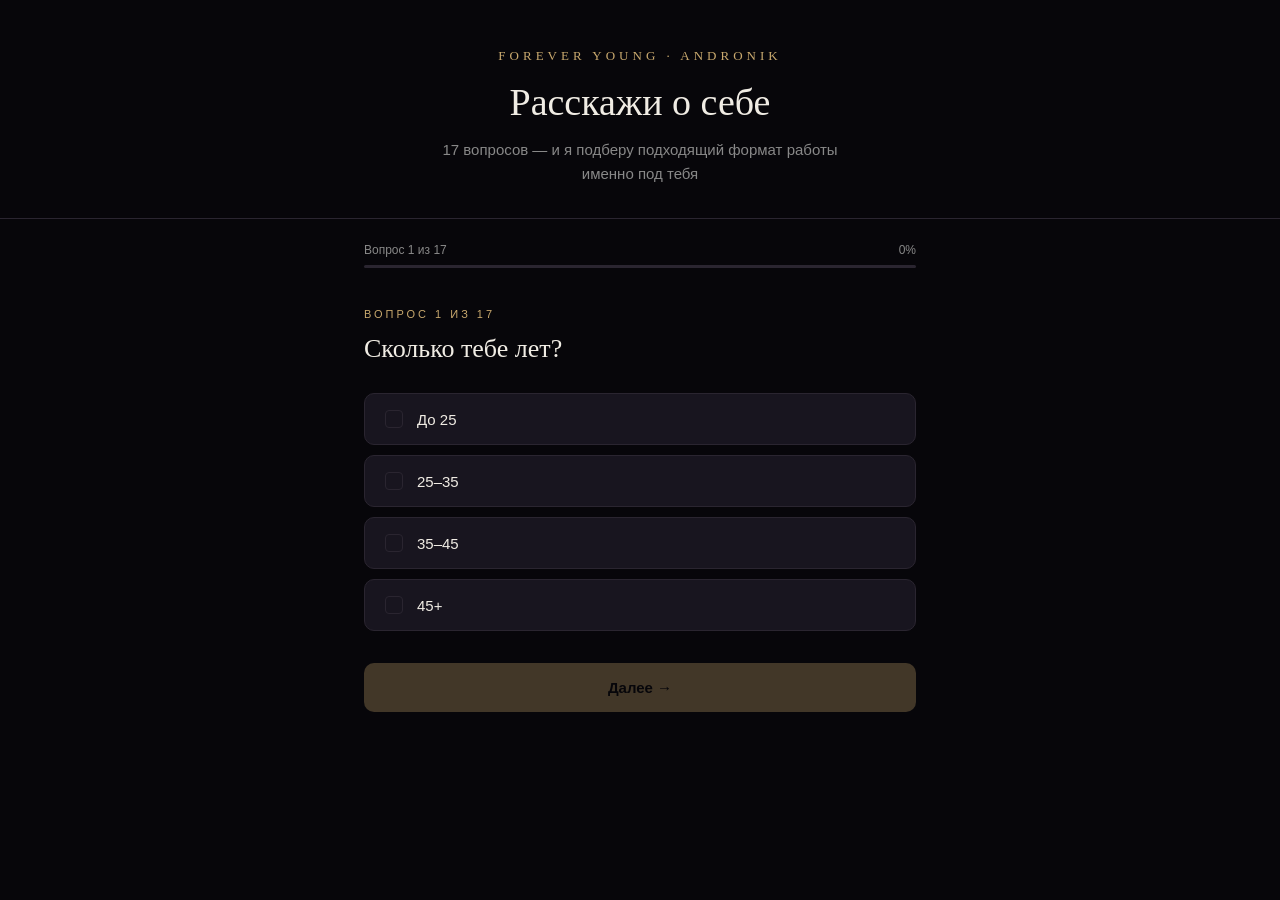
<file: quiz.html>
<!DOCTYPE html>
<html lang="ru">
<head>
<meta charset="UTF-8">
<meta name="viewport" content="width=device-width, initial-scale=1.0">
<title>Твой профиль · Forever Young · Andronik</title>
<style>
  :root {
    --bg: #07060a;
    --bg2: #111018;
    --card: #18151f;
    --border: #2a2530;
    --gold: #c9a96e;
    --gold-dim: #8a6f3f;
    --text: #f0ece4;
    --muted: #888;
    --red: #e8534a;
    --serif: 'Georgia', serif;
    --sans: 'DM Sans', -apple-system, sans-serif;
  }

  * { margin: 0; padding: 0; box-sizing: border-box; }

  body {
    background: var(--bg);
    color: var(--text);
    font-family: var(--sans);
    min-height: 100vh;
    padding: 0 0 80px;
  }

  /* HEADER */
  .header {
    text-align: center;
    padding: 48px 24px 32px;
    border-bottom: 1px solid var(--border);
  }

  .logo {
    font-family: var(--serif);
    font-size: 13px;
    letter-spacing: 4px;
    text-transform: uppercase;
    color: var(--gold);
    margin-bottom: 16px;
  }

  .header h1 {
    font-family: var(--serif);
    font-size: clamp(26px, 6vw, 38px);
    font-weight: normal;
    line-height: 1.2;
    margin-bottom: 12px;
  }

  .header p {
    font-size: 15px;
    color: var(--muted);
    max-width: 400px;
    margin: 0 auto;
    line-height: 1.6;
  }

  /* PROGRESS */
  .progress-wrap {
    padding: 24px 24px 0;
    max-width: 600px;
    margin: 0 auto;
  }

  .progress-top {
    display: flex;
    justify-content: space-between;
    font-size: 12px;
    color: var(--muted);
    margin-bottom: 8px;
  }

  .progress-bar {
    height: 3px;
    background: var(--border);
    border-radius: 2px;
    overflow: hidden;
  }

  .progress-fill {
    height: 100%;
    background: var(--gold);
    border-radius: 2px;
    transition: width 0.4s ease;
    width: 0%;
  }

  /* QUIZ CONTAINER */
  .quiz {
    max-width: 600px;
    margin: 0 auto;
    padding: 0 24px;
  }

  /* QUESTION */
  .question {
    display: none;
    padding-top: 40px;
    animation: fadeIn 0.3s ease;
  }

  .question.active { display: block; }

  @keyframes fadeIn {
    from { opacity: 0; transform: translateY(10px); }
    to { opacity: 1; transform: translateY(0); }
  }

  .q-num {
    font-size: 11px;
    letter-spacing: 3px;
    color: var(--gold);
    text-transform: uppercase;
    margin-bottom: 12px;
  }

  .q-text {
    font-family: var(--serif);
    font-size: clamp(20px, 5vw, 26px);
    font-weight: normal;
    line-height: 1.3;
    margin-bottom: 28px;
  }

  /* OPTIONS */
  .options {
    display: flex;
    flex-direction: column;
    gap: 10px;
    margin-bottom: 32px;
  }

  .option {
    display: flex;
    align-items: center;
    gap: 14px;
    padding: 16px 20px;
    background: var(--card);
    border: 1px solid var(--border);
    border-radius: 10px;
    cursor: pointer;
    transition: all 0.2s;
    font-size: 15px;
    color: var(--text);
    text-align: left;
    width: 100%;
  }

  .option:hover {
    border-color: var(--gold-dim);
    background: #1e1a27;
  }

  .option.selected {
    border-color: var(--gold);
    background: #211d2b;
    color: var(--text);
  }

  .option-dot {
    width: 18px;
    height: 18px;
    border: 1.5px solid var(--border);
    border-radius: 4px;
    flex-shrink: 0;
    transition: all 0.2s;
    display: flex;
    align-items: center;
    justify-content: center;
  }

  .option.selected .option-dot {
    border-color: var(--gold);
    background: var(--gold);
  }

  .option.selected .option-dot::after {
    content: '';
    width: 10px;
    height: 6px;
    border-left: 2px solid var(--bg);
    border-bottom: 2px solid var(--bg);
    transform: rotate(-45deg) translateY(-1px);
  }

  /* NAV BUTTONS */
  .nav {
    display: flex;
    gap: 12px;
    align-items: center;
  }

  .btn-next {
    flex: 1;
    padding: 16px;
    background: var(--gold);
    color: var(--bg);
    border: none;
    border-radius: 10px;
    font-size: 15px;
    font-weight: 700;
    cursor: pointer;
    transition: opacity 0.2s;
    font-family: var(--sans);
  }

  .btn-next:hover { opacity: 0.9; }
  .btn-next:disabled { opacity: 0.3; cursor: default; }

  .btn-back {
    padding: 16px 20px;
    background: transparent;
    color: var(--muted);
    border: 1px solid var(--border);
    border-radius: 10px;
    font-size: 14px;
    cursor: pointer;
    transition: all 0.2s;
    font-family: var(--sans);
  }

  .btn-back:hover { color: var(--text); border-color: var(--muted); }

  /* RESULT */
  #result {
    display: none;
    padding-top: 48px;
    text-align: center;
    animation: fadeIn 0.4s ease;
  }

  .result-icon {
    font-size: 48px;
    margin-bottom: 20px;
  }

  .result-title {
    font-family: var(--serif);
    font-size: clamp(24px, 6vw, 34px);
    font-weight: normal;
    margin-bottom: 16px;
    line-height: 1.2;
  }

  .result-text {
    font-size: 15px;
    color: var(--muted);
    line-height: 1.7;
    margin-bottom: 32px;
    max-width: 440px;
    margin-left: auto;
    margin-right: auto;
  }

  .result-summary {
    background: var(--card);
    border: 1px solid var(--border);
    border-radius: 12px;
    padding: 24px;
    margin-bottom: 32px;
    text-align: left;
  }

  .result-summary h3 {
    font-size: 11px;
    letter-spacing: 3px;
    color: var(--gold);
    text-transform: uppercase;
    margin-bottom: 16px;
  }

  .summary-row {
    display: flex;
    justify-content: space-between;
    align-items: center;
    padding: 10px 0;
    border-bottom: 1px solid var(--border);
    font-size: 14px;
    gap: 12px;
  }

  .summary-row:last-child { border-bottom: none; }

  .summary-q { color: var(--muted); flex: 1; }
  .summary-a { color: var(--text); font-weight: 500; text-align: right; flex-shrink: 0; }

  .cta-primary {
    display: block;
    padding: 18px 24px;
    background: var(--gold);
    color: var(--bg);
    border: none;
    border-radius: 12px;
    font-size: 16px;
    font-weight: 700;
    cursor: pointer;
    text-decoration: none;
    margin-bottom: 12px;
    transition: opacity 0.2s;
    font-family: var(--sans);
    width: 100%;
    text-align: center;
  }

  .cta-primary:hover { opacity: 0.9; }

  .cta-secondary {
    display: block;
    padding: 16px 24px;
    background: transparent;
    color: var(--text);
    border: 1px solid var(--border);
    border-radius: 12px;
    font-size: 15px;
    cursor: pointer;
    text-decoration: none;
    transition: all 0.2s;
    font-family: var(--sans);
    width: 100%;
    text-align: center;
  }

  .cta-secondary:hover { border-color: var(--gold-dim); }

  .divider {
    height: 1px;
    background: var(--border);
    margin: 28px 0;
  }
</style>
</head>
<body>

<div class="header">
  <div class="logo">Forever Young · Andronik</div>
  <h1>Расскажи о себе</h1>
  <p>17 вопросов — и я подберу подходящий формат работы именно под тебя</p>
</div>

<div class="progress-wrap">
  <div class="progress-top">
    <span id="prog-label">Вопрос 1 из 17</span>
    <span id="prog-pct">0%</span>
  </div>
  <div class="progress-bar"><div class="progress-fill" id="prog-fill"></div></div>
</div>

<div class="quiz" id="quiz-wrap">

  <!-- Q1 -->
  <div class="question active" data-q="1">
    <div class="q-num">Вопрос 1 из 17</div>
    <div class="q-text">Сколько тебе лет?</div>
    <div class="options">
      <button class="option" onclick="select(this)"><span class="option-dot"></span>До 25</button>
      <button class="option" onclick="select(this)"><span class="option-dot"></span>25–35</button>
      <button class="option" onclick="select(this)"><span class="option-dot"></span>35–45</button>
      <button class="option" onclick="select(this)"><span class="option-dot"></span>45+</button>
    </div>
    <div class="nav">
      <button class="btn-next" onclick="next()" disabled>Далее →</button>
    </div>
  </div>

  <!-- Q2 -->
  <div class="question" data-q="2">
    <div class="q-num">Вопрос 2 из 17</div>
    <div class="q-text">Куришь?</div>
    <div class="options">
      <button class="option" onclick="select(this)"><span class="option-dot"></span>Нет</button>
      <button class="option" onclick="select(this)"><span class="option-dot"></span>Иногда</button>
      <button class="option" onclick="select(this)"><span class="option-dot"></span>Да, каждый день</button>
    </div>
    <div class="nav">
      <button class="btn-back" onclick="back()">←</button>
      <button class="btn-next" onclick="next()" disabled>Далее →</button>
    </div>
  </div>

  <!-- Q3 -->
  <div class="question" data-q="3">
    <div class="q-num">Вопрос 3 из 17</div>
    <div class="q-text">Пьёшь алкоголь?</div>
    <div class="options">
      <button class="option" onclick="select(this)"><span class="option-dot"></span>Нет</button>
      <button class="option" onclick="select(this)"><span class="option-dot"></span>По праздникам</button>
      <button class="option" onclick="select(this)"><span class="option-dot"></span>Несколько раз в неделю</button>
      <button class="option" onclick="select(this)"><span class="option-dot"></span>Часто</button>
    </div>
    <div class="nav">
      <button class="btn-back" onclick="back()">←</button>
      <button class="btn-next" onclick="next()" disabled>Далее →</button>
    </div>
  </div>

  <!-- Q4 -->
  <div class="question" data-q="4">
    <div class="q-num">Вопрос 4 из 17</div>
    <div class="q-text">Употребляешь что-то ещё?</div>
    <div class="options">
      <button class="option" onclick="select(this)"><span class="option-dot"></span>Нет, ничего</button>
      <button class="option" onclick="select(this)"><span class="option-dot"></span>Травы / чаи</button>
      <button class="option" onclick="select(this)"><span class="option-dot"></span>CBD / добавки</button>
      <button class="option" onclick="select(this)"><span class="option-dot"></span>Другое</button>
    </div>
    <div class="nav">
      <button class="btn-back" onclick="back()">←</button>
      <button class="btn-next" onclick="next()" disabled>Далее →</button>
    </div>
  </div>

  <!-- Q5 -->
  <div class="question" data-q="5">
    <div class="q-num">Вопрос 5 из 17</div>
    <div class="q-text">Пьёшь кофе?</div>
    <div class="options">
      <button class="option" onclick="select(this)"><span class="option-dot"></span>Нет</button>
      <button class="option" onclick="select(this)"><span class="option-dot"></span>1–2 чашки утром</button>
      <button class="option" onclick="select(this)"><span class="option-dot"></span>3+ чашки в день</button>
      <button class="option" onclick="select(this)"><span class="option-dot"></span>Пью весь день</button>
    </div>
    <div class="nav">
      <button class="btn-back" onclick="back()">←</button>
      <button class="btn-next" onclick="next()" disabled>Далее →</button>
    </div>
  </div>

  <!-- Q6 -->
  <div class="question" data-q="6">
    <div class="q-num">Вопрос 6 из 17</div>
    <div class="q-text">Ешь сахар и сладкое?</div>
    <div class="options">
      <button class="option" onclick="select(this)"><span class="option-dot"></span>Почти нет</button>
      <button class="option" onclick="select(this)"><span class="option-dot"></span>Иногда</button>
      <button class="option" onclick="select(this)"><span class="option-dot"></span>Каждый день</button>
    </div>
    <div class="nav">
      <button class="btn-back" onclick="back()">←</button>
      <button class="btn-next" onclick="next()" disabled>Далее →</button>
    </div>
  </div>

  <!-- Q7 -->
  <div class="question" data-q="7">
    <div class="q-num">Вопрос 7 из 17</div>
    <div class="q-text">Как питаешься?</div>
    <div class="options">
      <button class="option" onclick="select(this)"><span class="option-dot"></span>Домашняя еда</button>
      <button class="option" onclick="select(this)"><span class="option-dot"></span>Кафе и рестораны</button>
      <button class="option" onclick="select(this)"><span class="option-dot"></span>Фастфуд</button>
      <button class="option" onclick="select(this)"><span class="option-dot"></span>Всё вперемешку</button>
    </div>
    <div class="nav">
      <button class="btn-back" onclick="back()">←</button>
      <button class="btn-next" onclick="next()" disabled>Далее →</button>
    </div>
  </div>

  <!-- Q8 -->
  <div class="question" data-q="8">
    <div class="q-num">Вопрос 8 из 17</div>
    <div class="q-text">Ешь мясо?</div>
    <div class="options">
      <button class="option" onclick="select(this)"><span class="option-dot"></span>Да, регулярно</button>
      <button class="option" onclick="select(this)"><span class="option-dot"></span>Иногда</button>
      <button class="option" onclick="select(this)"><span class="option-dot"></span>Нет, вегетарианец</button>
      <button class="option" onclick="select(this)"><span class="option-dot"></span>Нет, веган</button>
    </div>
    <div class="nav">
      <button class="btn-back" onclick="back()">←</button>
      <button class="btn-next" onclick="next()" disabled>Далее →</button>
    </div>
  </div>

  <!-- Q9 -->
  <div class="question" data-q="9">
    <div class="q-num">Вопрос 9 из 17</div>
    <div class="q-text">Сколько часов спишь в среднем?</div>
    <div class="options">
      <button class="option" onclick="select(this)"><span class="option-dot"></span>Меньше 6 часов</button>
      <button class="option" onclick="select(this)"><span class="option-dot"></span>6–7 часов</button>
      <button class="option" onclick="select(this)"><span class="option-dot"></span>7–8 часов</button>
      <button class="option" onclick="select(this)"><span class="option-dot"></span>Больше 8</button>
    </div>
    <div class="nav">
      <button class="btn-back" onclick="back()">←</button>
      <button class="btn-next" onclick="next()" disabled>Далее →</button>
    </div>
  </div>

  <!-- Q10 -->
  <div class="question" data-q="10">
    <div class="q-num">Вопрос 10 из 17</div>
    <div class="q-text">Как просыпаешься?</div>
    <div class="options">
      <button class="option" onclick="select(this)"><span class="option-dot"></span>Отдохнувшим</button>
      <button class="option" onclick="select(this)"><span class="option-dot"></span>Нормально</button>
      <button class="option" onclick="select(this)"><span class="option-dot"></span>Уставшим</button>
      <button class="option" onclick="select(this)"><span class="option-dot"></span>Разбитым</button>
    </div>
    <div class="nav">
      <button class="btn-back" onclick="back()">←</button>
      <button class="btn-next" onclick="next()" disabled>Далее →</button>
    </div>
  </div>

  <!-- Q11 -->
  <div class="question" data-q="11">
    <div class="q-num">Вопрос 11 из 17</div>
    <div class="q-text">Тренируешься сейчас?</div>
    <div class="options">
      <button class="option" onclick="select(this)"><span class="option-dot"></span>Да, регулярно</button>
      <button class="option" onclick="select(this)"><span class="option-dot"></span>Иногда</button>
      <button class="option" onclick="select(this)"><span class="option-dot"></span>Раньше тренировался, сейчас нет</button>
      <button class="option" onclick="select(this)"><span class="option-dot"></span>Никогда не тренировался</button>
    </div>
    <div class="nav">
      <button class="btn-back" onclick="back()">←</button>
      <button class="btn-next" onclick="next()" disabled>Далее →</button>
    </div>
  </div>

  <!-- Q12 -->
  <div class="question" data-q="12">
    <div class="q-num">Вопрос 12 из 17</div>
    <div class="q-text">Есть хронические заболевания или аллергии?</div>
    <div class="options">
      <button class="option" onclick="select(this)"><span class="option-dot"></span>Нет</button>
      <button class="option" onclick="select(this)"><span class="option-dot"></span>Есть, но лёгкие</button>
      <button class="option" onclick="select(this)"><span class="option-dot"></span>Да, серьёзные</button>
    </div>
    <div class="nav">
      <button class="btn-back" onclick="back()">←</button>
      <button class="btn-next" onclick="next()" disabled>Далее →</button>
    </div>
  </div>

  <!-- Q13 -->
  <div class="question" data-q="13">
    <div class="q-num">Вопрос 13 из 17</div>
    <div class="q-text">Были травмы или операции?</div>
    <div class="options">
      <button class="option" onclick="select(this)"><span class="option-dot"></span>Нет</button>
      <button class="option" onclick="select(this)"><span class="option-dot"></span>Да, давно — всё в порядке</button>
      <button class="option" onclick="select(this)"><span class="option-dot"></span>Да, до сих пор влияет</button>
    </div>
    <div class="nav">
      <button class="btn-back" onclick="back()">←</button>
      <button class="btn-next" onclick="next()" disabled>Далее →</button>
    </div>
  </div>

  <!-- Q14 -->
  <div class="question" data-q="14">
    <div class="q-num">Вопрос 14 из 17</div>
    <div class="q-text">Чего хочешь больше всего?</div>
    <div class="options">
      <button class="option" onclick="select(this)"><span class="option-dot"></span>Больше энергии днём</button>
      <button class="option" onclick="select(this)"><span class="option-dot"></span>Лучше и крепче спать</button>
      <button class="option" onclick="select(this)"><span class="option-dot"></span>Убрать туман в голове</button>
      <button class="option" onclick="select(this)"><span class="option-dot"></span>Восстановление после тренировок</button>
      <button class="option" onclick="select(this)"><span class="option-dot"></span>Снизить стресс и тревожность</button>
    </div>
    <div class="nav">
      <button class="btn-back" onclick="back()">←</button>
      <button class="btn-next" onclick="next()" disabled>Далее →</button>
    </div>
  </div>

  <!-- Q15 -->
  <div class="question" data-q="15">
    <div class="q-num">Вопрос 15 из 17</div>
    <div class="q-text">Зачем ты здесь — что хочешь изменить?</div>
    <div class="options">
      <button class="option" onclick="select(this)" data-type="bady"><span class="option-dot"></span>Хочу узнать какие БАДы принимать</button>
      <button class="option" onclick="select(this)" data-type="protocol"><span class="option-dot"></span>Хочу реально изменить тело и образ жизни</button>
      <button class="option" onclick="select(this)" data-type="both"><span class="option-dot"></span>Хочу и то и другое</button>
    </div>
    <div class="nav">
      <button class="btn-back" onclick="back()">←</button>
      <button class="btn-next" onclick="next()" disabled>Далее →</button>
    </div>
  </div>

  <!-- Q16 -->
  <div class="question" data-q="16">
    <div class="q-num">Вопрос 16 из 17</div>
    <div class="q-text">Какой формат тебе ближе?</div>
    <div class="options">
      <button class="option" onclick="select(this)"><span class="option-dot"></span>Смотреть упражнения и учиться самостоятельно ($10/мес)</button>
      <button class="option" onclick="select(this)"><span class="option-dot"></span>Работать с тренером и нутрициологом лично</button>
      <button class="option" onclick="select(this)"><span class="option-dot"></span>Начну с канала — и перейду к личной программе</button>
    </div>
    <div class="nav">
      <button class="btn-back" onclick="back()">←</button>
      <button class="btn-next" onclick="next()" disabled>Далее →</button>
    </div>
  </div>

  <!-- Q17 -->
  <div class="question" data-q="17">
    <div class="q-num">Вопрос 17 из 17</div>
    <div class="q-text">Сколько готов вложить в личную работу с тренером в месяц?</div>
    <div class="options">
      <button class="option" onclick="select(this)" data-budget="low"><span class="option-dot"></span>$200 — это мой потолок</button>
      <button class="option" onclick="select(this)" data-budget="mid"><span class="option-dot"></span>$300 — готов, если будет чёткий результат</button>
      <button class="option" onclick="select(this)" data-budget="high"><span class="option-dot"></span>$500 — это инвестиция, я серьёзно настроен</button>
      <button class="option" onclick="select(this)" data-budget="open"><span class="option-dot"></span>Столько сколько нужно — результат важнее цены</button>
    </div>
    <div class="nav">
      <button class="btn-back" onclick="back()">←</button>
      <button class="btn-next" onclick="showResult()" disabled>Получить результат →</button>
    </div>
  </div>

</div>

<!-- RESULT -->
<div id="result" class="quiz">

  <div id="result-bady" style="display:none">
    <div class="result-icon">💊</div>
    <div class="result-title">Понял тебя</div>
    <div class="result-text">Я изучу твои ответы и напишу что подойдёт именно тебе — с учётом образа жизни и запроса.</div>
  </div>

  <div id="result-protocol" style="display:none">
    <div class="result-icon">🔥</div>
    <div class="result-title">Ты готов к системе</div>
    <div class="result-text">По твоим ответам видно что ты серьёзно настроен. Посмотри на протокол — там всё что я делаю и как работаю.</div>
    <a href="https://andronik.pro" class="cta-primary" style="margin-bottom:16px">Смотреть протокол →</a>
    <div class="divider"></div>
  </div>

  <div id="result-both" style="display:none">
    <div class="result-icon">⚡</div>
    <div class="result-title">Хороший запрос</div>
    <div class="result-text">БАДы — часть системы, не отдельная история. Посмотри как это устроено, и напиши мне — разберём твой случай лично.</div>
    <a href="https://andronik.pro" class="cta-primary" style="margin-bottom:16px">Смотреть протокол →</a>
    <div class="divider"></div>
  </div>

  <div class="result-summary" id="summary-box">
    <h3>Твои ответы</h3>
    <div id="summary-list"></div>
  </div>

  <a id="tg-btn" href="https://t.me/ANDRONIK_FOREVERYOUNG" class="cta-primary" target="_blank">
    Отправить ответы Андронику →
  </a>
  <p style="font-size:13px;color:var(--muted);text-align:center;margin-top:12px">Telegram откроется с готовым сообщением — просто нажми отправить</p>

</div>

<script>
  const TOTAL = 17;
  let current = 1;
  const answers = {};

  const questions = [
    "Возраст", "Куришь", "Алкоголь", "Другие вещества", "Кофе",
    "Сахар", "Питание", "Мясо", "Сон", "Пробуждение",
    "Тренировки", "Здоровье", "Травмы/операции", "Главная цель", "Запрос", "Формат", "Бюджет"
  ];

  function select(btn) {
    btn.classList.toggle('selected');
    const q = btn.closest('.question');
    const selected = q.querySelectorAll('.option.selected');
    answers[current] = Array.from(selected).map(o => o.textContent.trim()).join(', ');
    q.querySelector('.btn-next').disabled = selected.length === 0;
  }

  function next() {
    if (current >= TOTAL) return;
    getQ(current).classList.remove('active');
    current++;
    getQ(current).classList.add('active');
    updateProgress();
  }

  function back() {
    if (current <= 1) return;
    getQ(current).classList.remove('active');
    current--;
    getQ(current).classList.add('active');
    updateProgress();
  }

  function getQ(n) {
    return document.querySelector(`.question[data-q="${n}"]`);
  }

  function updateProgress() {
    const pct = Math.round(((current - 1) / TOTAL) * 100);
    document.getElementById('prog-fill').style.width = pct + '%';
    document.getElementById('prog-label').textContent = `Вопрос ${current} из ${TOTAL}`;
    document.getElementById('prog-pct').textContent = pct + '%';
  }

  function showResult() {
    const lastQ = getQ(15);
    const selectedOption = lastQ.querySelector('.option.selected');
    const type = selectedOption ? (selectedOption.dataset.type || 'bady') : 'bady';

    document.getElementById('quiz-wrap').style.display = 'none';
    document.querySelector('.progress-wrap').style.display = 'none';
    document.getElementById('result').style.display = 'block';

    document.getElementById('result-' + type).style.display = 'block';

    // Fill summary
    const list = document.getElementById('summary-list');
    list.innerHTML = '';
    for (let i = 1; i <= TOTAL; i++) {
      if (answers[i]) {
        const row = document.createElement('div');
        row.className = 'summary-row';
        row.innerHTML = `<span class="summary-q">${questions[i-1]}</span><span class="summary-a">${answers[i]}</span>`;
        list.appendChild(row);
      }
    }

    // Update progress to 100%
    document.getElementById('prog-fill').style.width = '100%';
    document.getElementById('prog-pct').textContent = '100%';
    window.scrollTo({ top: 0, behavior: 'smooth' });

    // Build Telegram message with all answers
    const qLabels = [
      "Возраст", "Курит", "Алкоголь", "Другие вещества", "Кофе",
      "Сахар", "Питание", "Мясо", "Сон (часов)", "Просыпается",
      "Тренировки", "Здоровье", "Травмы/операции", "Главная цель", "Запрос", "Формат", "Бюджет в месяц"
    ];
    let msg = "Привет! Прошёл анкету Forever Young:\n\n";
    for (let i = 1; i <= TOTAL; i++) {
      if (answers[i]) {
        msg += `${i}. ${qLabels[i-1]}: ${answers[i]}\n`;
      }
    }
    msg += "\nГотов к созвону!";
    const tgUrl = "https://t.me/ANDRONIK_FOREVERYOUNG?text=" + encodeURIComponent(msg);
    document.getElementById('tg-btn').href = tgUrl;
  }
</script>
</body>
</html>
</file>
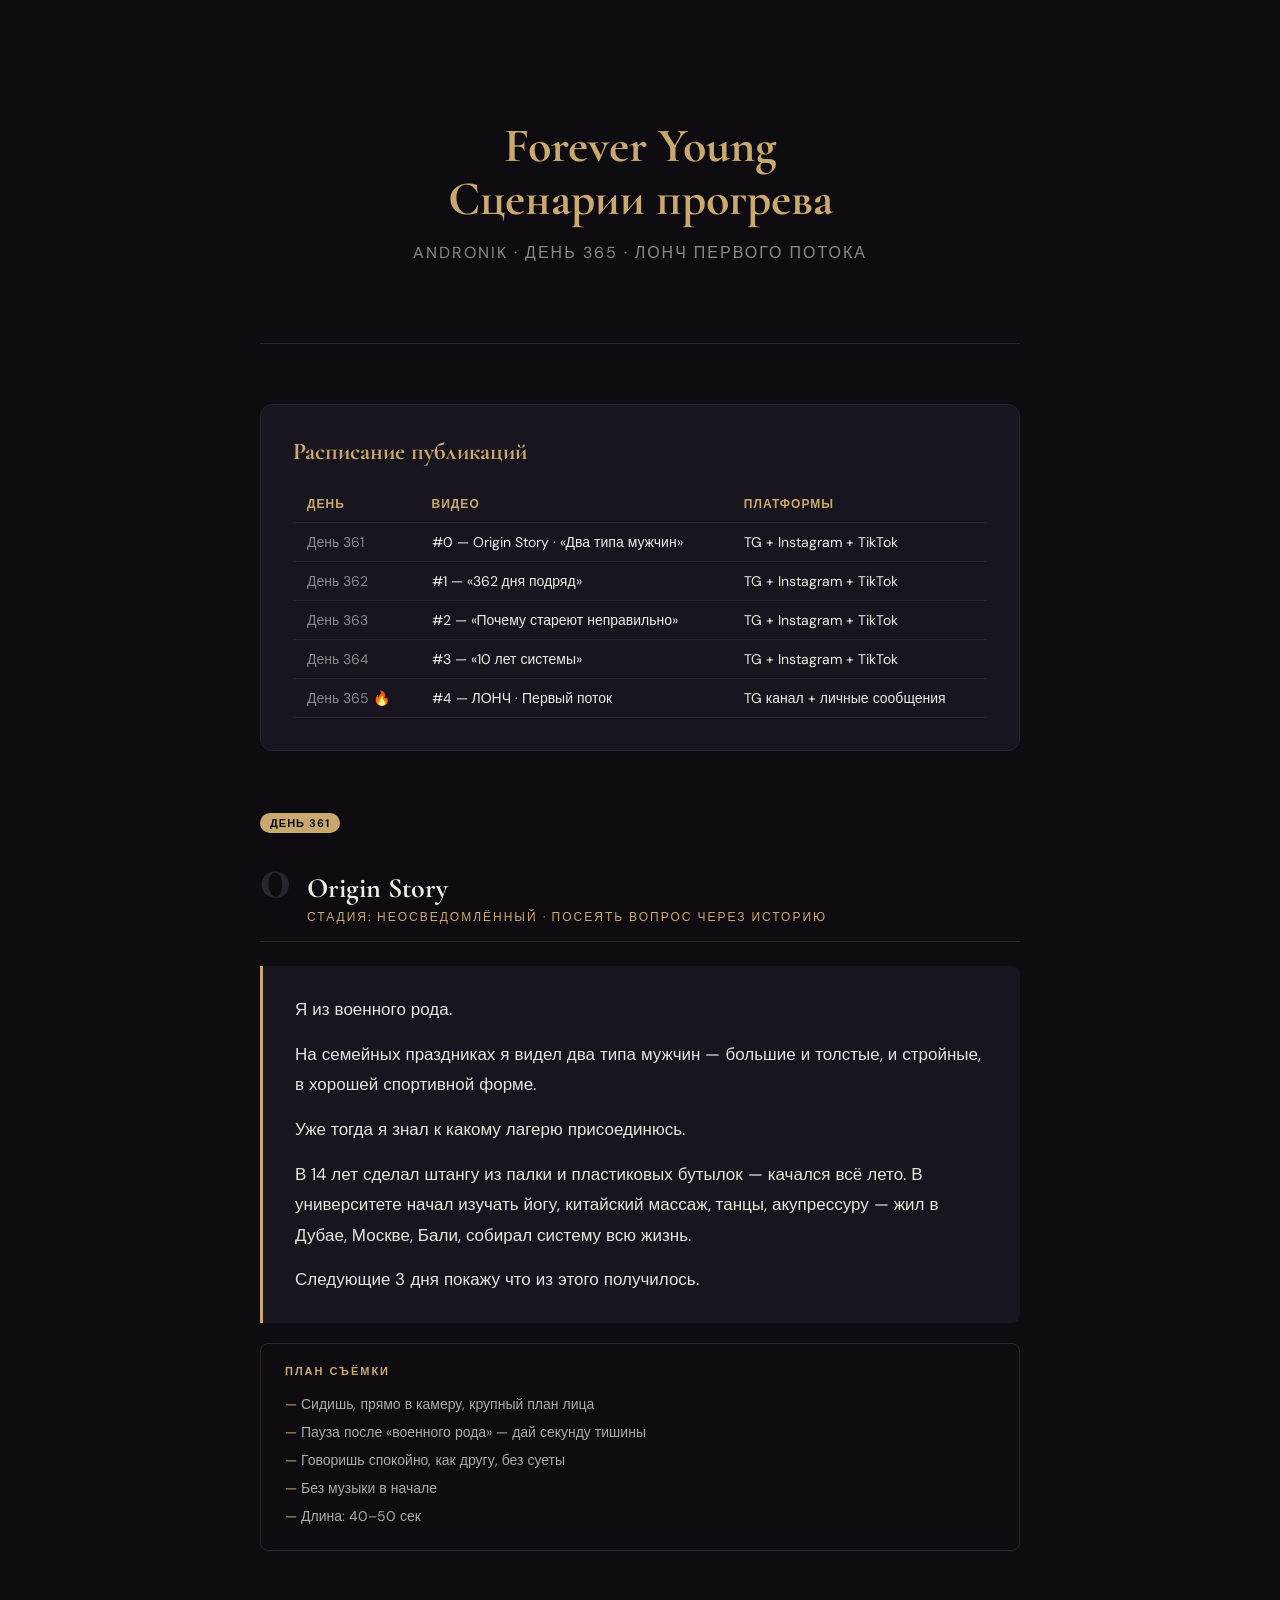
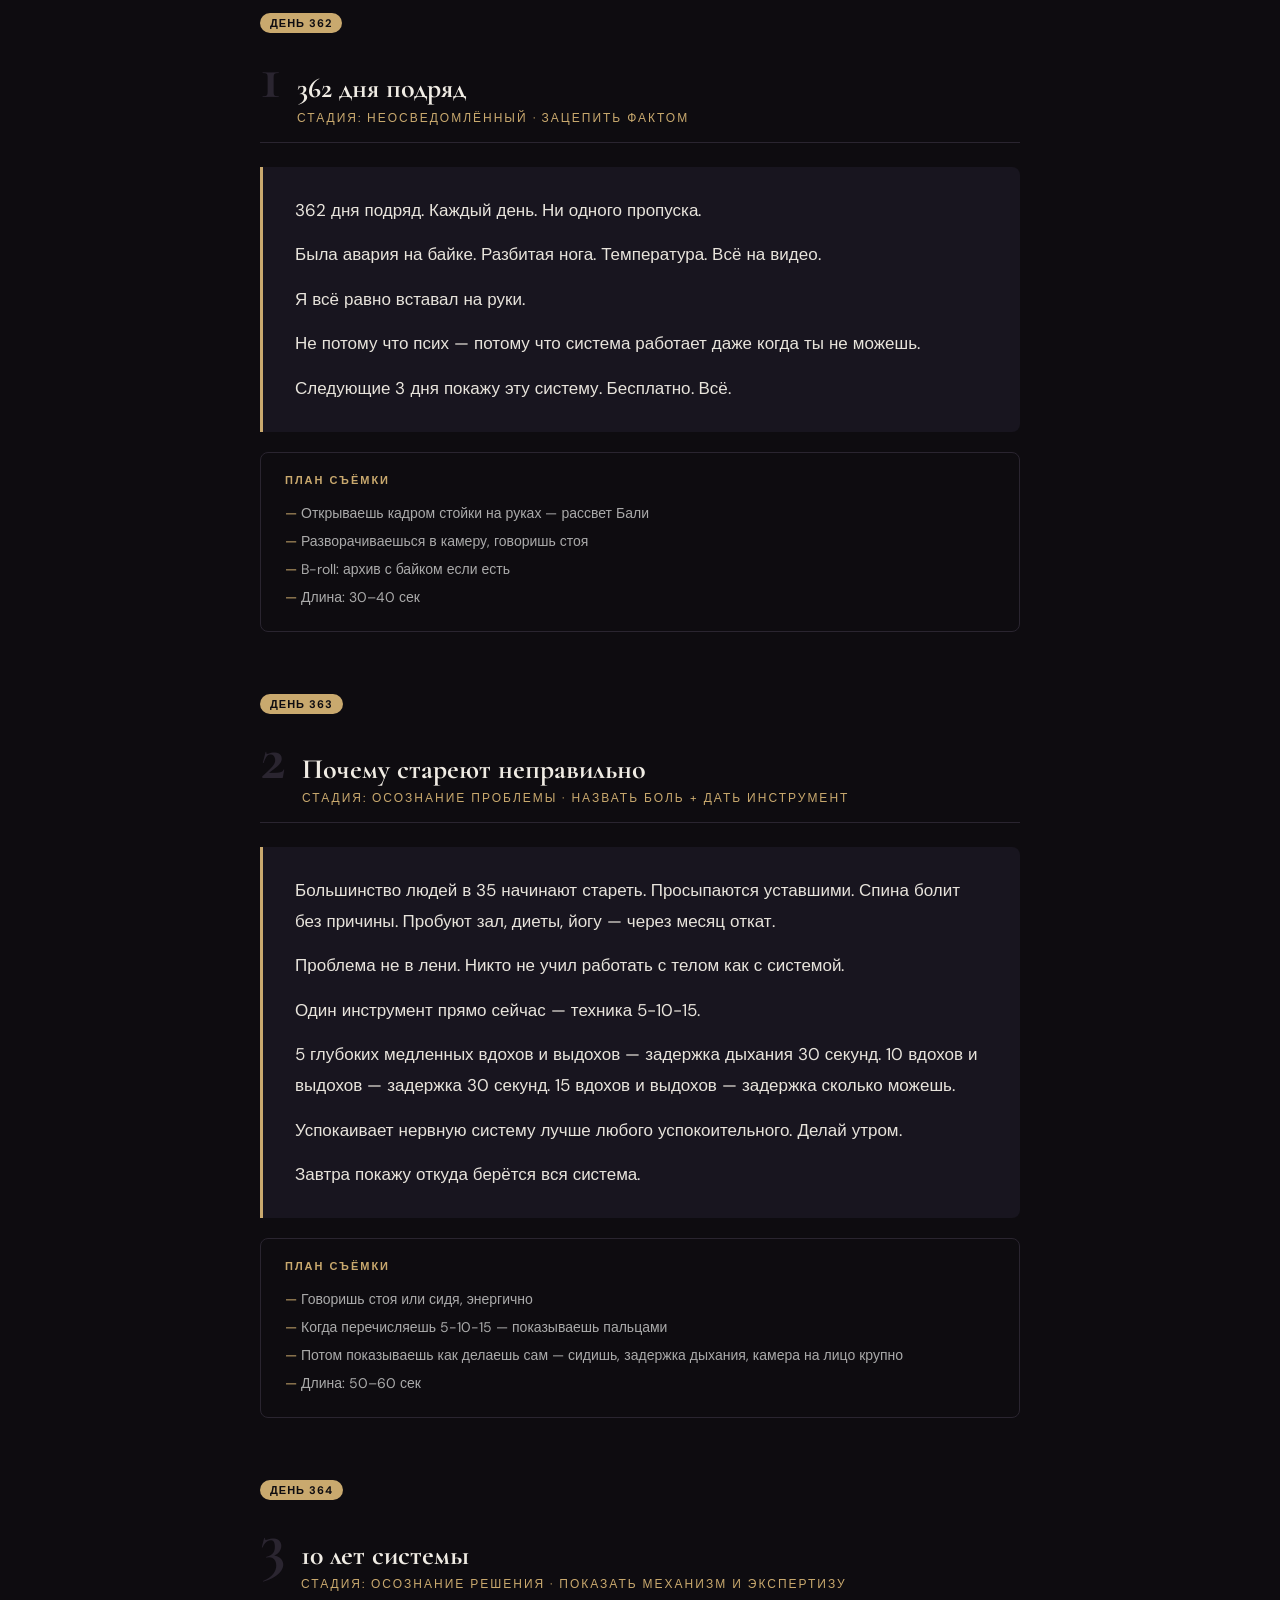
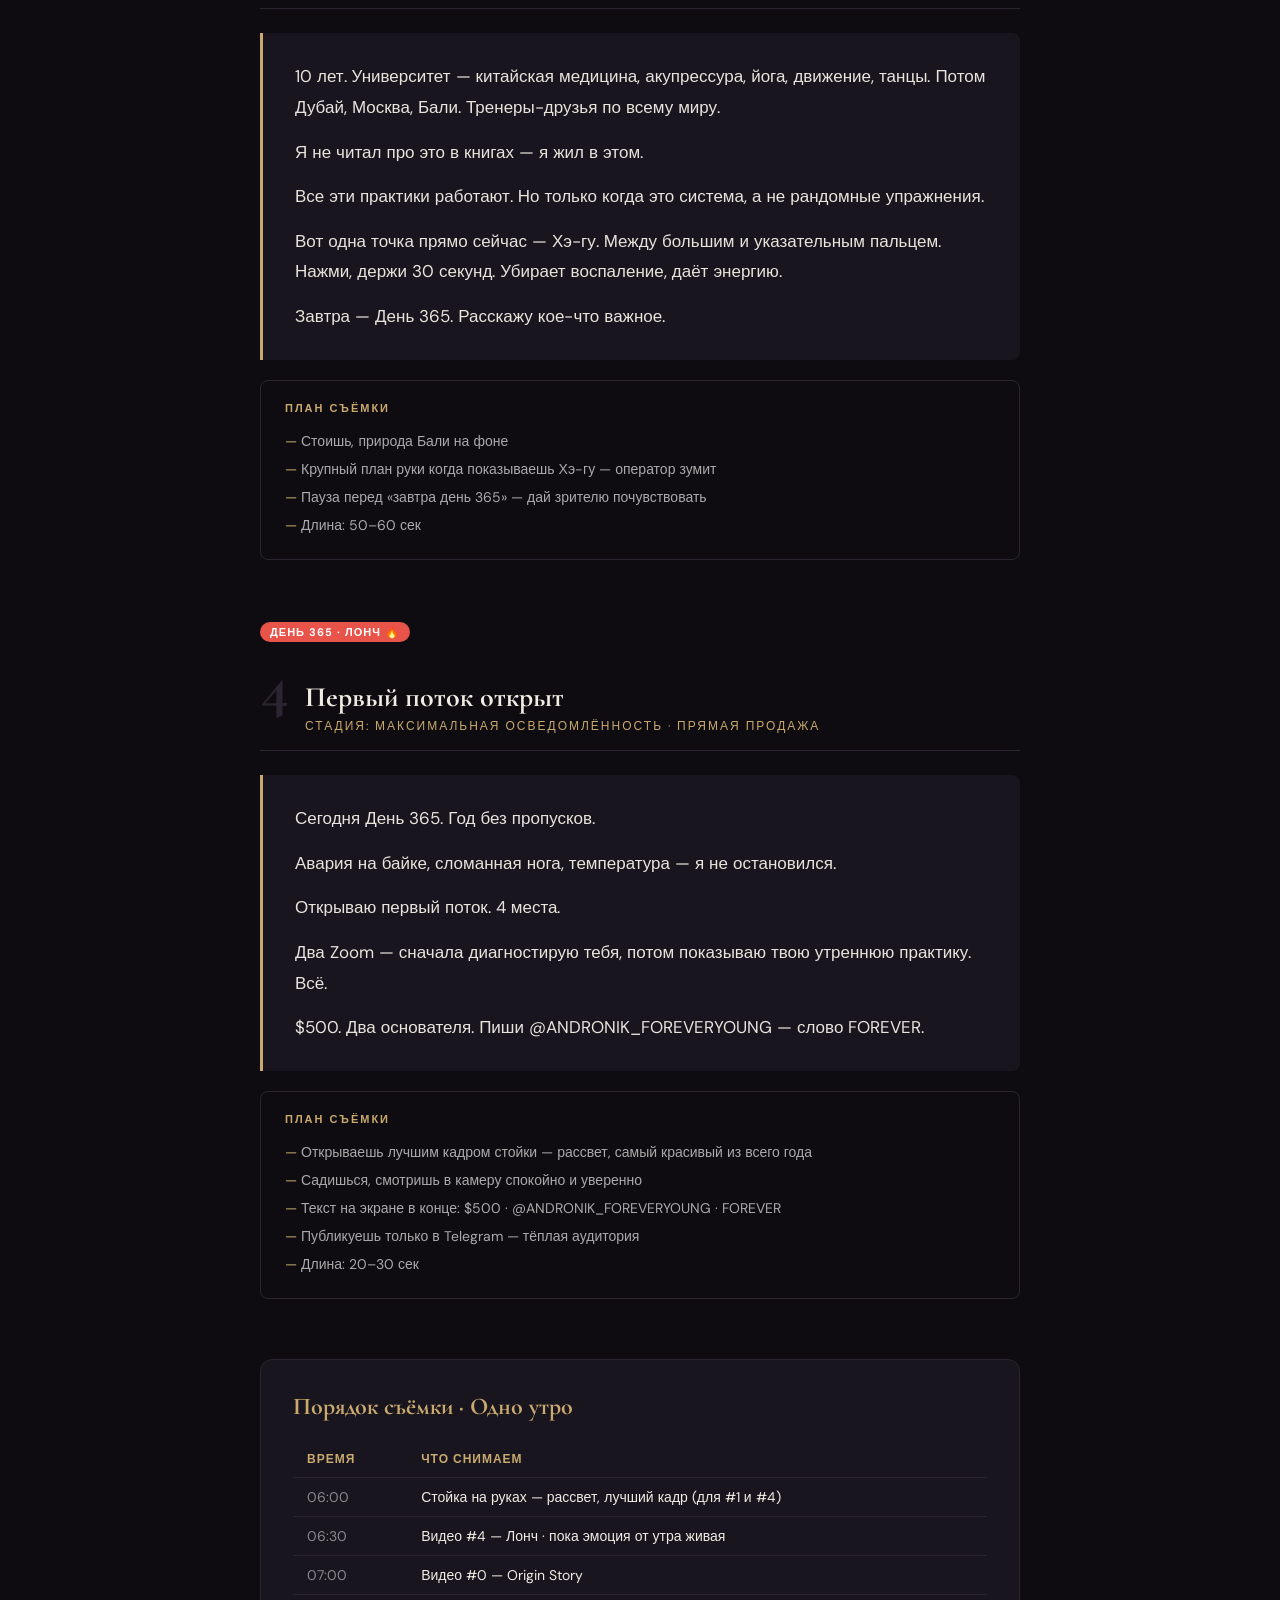
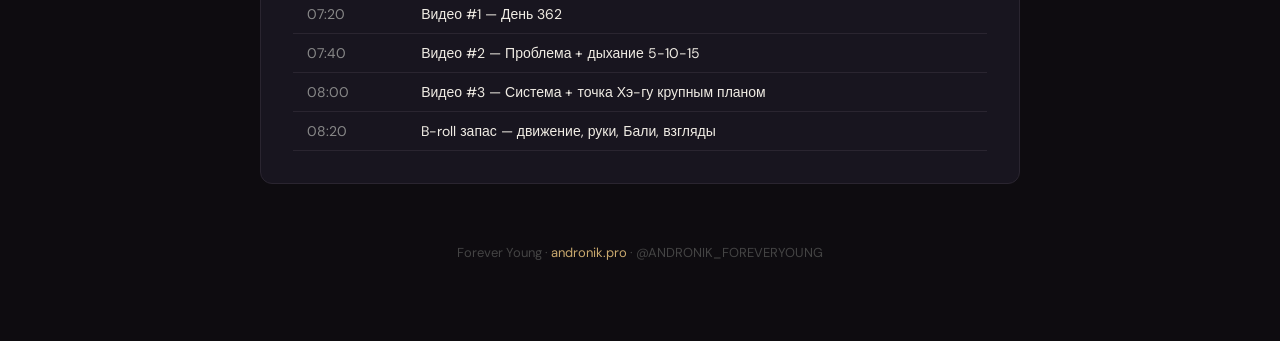
<file: scripts.html>
<!DOCTYPE html>
<html lang="ru">
<head>
<meta charset="UTF-8">
<meta name="viewport" content="width=device-width, initial-scale=1.0">
<title>Сценарии прогрева · Forever Young · Andronik</title>
<style>
  @import url('https://fonts.googleapis.com/css2?family=Cormorant+Garamond:wght@400;600;700&family=DM+Sans:wght@400;500;700&display=swap');

  * { margin: 0; padding: 0; box-sizing: border-box; }

  body {
    background: #0e0c10;
    color: #f0ece4;
    font-family: 'DM Sans', sans-serif;
    padding: 40px 20px;
    max-width: 800px;
    margin: 0 auto;
  }

  .cover {
    text-align: center;
    padding: 80px 40px;
    border-bottom: 1px solid #2a2530;
    margin-bottom: 60px;
  }

  .cover h1 {
    font-family: 'Cormorant Garamond', serif;
    font-size: 48px;
    font-weight: 700;
    color: #c9a96e;
    line-height: 1.1;
    margin-bottom: 16px;
  }

  .cover p {
    font-size: 16px;
    color: #888;
    letter-spacing: 2px;
    text-transform: uppercase;
  }

  .schedule {
    background: #18151f;
    border: 1px solid #2a2530;
    border-radius: 12px;
    padding: 32px;
    margin-bottom: 60px;
  }

  .schedule h2 {
    font-family: 'Cormorant Garamond', serif;
    font-size: 24px;
    color: #c9a96e;
    margin-bottom: 20px;
  }

  table {
    width: 100%;
    border-collapse: collapse;
  }

  td, th {
    padding: 10px 14px;
    text-align: left;
    border-bottom: 1px solid #2a2530;
    font-size: 14px;
  }

  th {
    color: #c9a96e;
    font-weight: 600;
    font-size: 12px;
    text-transform: uppercase;
    letter-spacing: 1px;
  }

  td:first-child { color: #888; white-space: nowrap; }

  .video-block {
    margin-bottom: 60px;
    page-break-inside: avoid;
  }

  .video-header {
    display: flex;
    align-items: baseline;
    gap: 16px;
    margin-bottom: 24px;
    border-bottom: 1px solid #2a2530;
    padding-bottom: 16px;
  }

  .video-num {
    font-family: 'Cormorant Garamond', serif;
    font-size: 64px;
    font-weight: 700;
    color: #2a2530;
    line-height: 1;
  }

  .video-meta { flex: 1; }

  .video-title {
    font-family: 'Cormorant Garamond', serif;
    font-size: 28px;
    font-weight: 700;
    color: #f0ece4;
    line-height: 1.2;
  }

  .video-stage {
    font-size: 12px;
    color: #c9a96e;
    text-transform: uppercase;
    letter-spacing: 2px;
    margin-top: 4px;
  }

  .script-box {
    background: #18151f;
    border-left: 3px solid #c9a96e;
    border-radius: 0 8px 8px 0;
    padding: 28px 32px;
    margin-bottom: 20px;
  }

  .script-box p {
    font-size: 17px;
    line-height: 1.8;
    color: #e8e4dc;
    margin-bottom: 14px;
  }

  .script-box p:last-child { margin-bottom: 0; }

  .script-box .pause {
    color: #888;
    font-style: italic;
    font-size: 14px;
  }

  .shoot-box {
    background: #0e0c10;
    border: 1px solid #2a2530;
    border-radius: 8px;
    padding: 20px 24px;
  }

  .shoot-box h4 {
    font-size: 11px;
    text-transform: uppercase;
    letter-spacing: 2px;
    color: #c9a96e;
    margin-bottom: 12px;
  }

  .shoot-box ul {
    list-style: none;
    padding: 0;
  }

  .shoot-box li {
    font-size: 14px;
    color: #aaa;
    padding: 5px 0;
    padding-left: 16px;
    position: relative;
  }

  .shoot-box li::before {
    content: '—';
    position: absolute;
    left: 0;
    color: #c9a96e;
  }

  .day-badge {
    display: inline-block;
    background: #c9a96e;
    color: #0e0c10;
    font-size: 11px;
    font-weight: 700;
    padding: 3px 10px;
    border-radius: 20px;
    text-transform: uppercase;
    letter-spacing: 1px;
    margin-bottom: 12px;
  }

  .launch-badge {
    background: #e8534a;
    color: #fff;
  }

  .shoot-table {
    background: #18151f;
    border: 1px solid #2a2530;
    border-radius: 12px;
    padding: 32px;
    margin-top: 60px;
  }

  .footer {
    text-align: center;
    padding: 60px 0 40px;
    color: #444;
    font-size: 13px;
  }

  .footer span { color: #c9a96e; }

  @media print {
    body { background: #fff; color: #000; padding: 20px; }
    .cover h1 { color: #8a6f3f; }
    .video-num { color: #ddd; }
    .script-box { background: #f9f7f4; border-left-color: #8a6f3f; }
    .script-box p { color: #111; }
    .script-box .pause { color: #666; }
    .shoot-box { background: #fff; border-color: #ddd; }
    .shoot-box li { color: #444; }
    .shoot-box li::before { color: #8a6f3f; }
    .shoot-box h4 { color: #8a6f3f; }
    .day-badge { background: #8a6f3f; }
    .video-stage { color: #8a6f3f; }
    .schedule { background: #f9f7f4; border-color: #ddd; }
    .schedule h2 { color: #8a6f3f; }
    th { color: #8a6f3f; }
    td { color: #222; }
    td:first-child { color: #666; }
    .shoot-table { background: #f9f7f4; border-color: #ddd; }
    .footer { color: #999; }
  }
</style>
</head>
<body>

<div class="cover">
  <h1>Forever Young<br>Сценарии прогрева</h1>
  <p>Andronik · День 365 · Лонч первого потока</p>
</div>

<div class="schedule">
  <h2>Расписание публикаций</h2>
  <table>
    <tr><th>День</th><th>Видео</th><th>Платформы</th></tr>
    <tr><td>День 361</td><td>#0 — Origin Story · «Два типа мужчин»</td><td>TG + Instagram + TikTok</td></tr>
    <tr><td>День 362</td><td>#1 — «362 дня подряд»</td><td>TG + Instagram + TikTok</td></tr>
    <tr><td>День 363</td><td>#2 — «Почему стареют неправильно»</td><td>TG + Instagram + TikTok</td></tr>
    <tr><td>День 364</td><td>#3 — «10 лет системы»</td><td>TG + Instagram + TikTok</td></tr>
    <tr><td>День 365 🔥</td><td>#4 — ЛОНЧ · Первый поток</td><td>TG канал + личные сообщения</td></tr>
  </table>
</div>

<!-- VIDEO 0 -->
<div class="video-block">
  <div class="day-badge">День 361</div>
  <div class="video-header">
    <div class="video-num">0</div>
    <div class="video-meta">
      <div class="video-title">Origin Story</div>
      <div class="video-stage">Стадия: Неосведомлённый · Посеять вопрос через историю</div>
    </div>
  </div>

  <div class="script-box">
    <p>Я из военного рода.</p>
    <p>На семейных праздниках я видел два типа мужчин — большие и толстые, и стройные, в хорошей спортивной форме.</p>
    <p>Уже тогда я знал к какому лагерю присоединюсь.</p>
    <p>В 14 лет сделал штангу из палки и пластиковых бутылок — качался всё лето. В университете начал изучать йогу, китайский массаж, танцы, акупрессуру — жил в Дубае, Москве, Бали, собирал систему всю жизнь.</p>
    <p>Следующие 3 дня покажу что из этого получилось.</p>
  </div>

  <div class="shoot-box">
    <h4>План съёмки</h4>
    <ul>
      <li>Сидишь, прямо в камеру, крупный план лица</li>
      <li>Пауза после «военного рода» — дай секунду тишины</li>
      <li>Говоришь спокойно, как другу, без суеты</li>
      <li>Без музыки в начале</li>
      <li>Длина: 40–50 сек</li>
    </ul>
  </div>
</div>

<!-- VIDEO 1 -->
<div class="video-block">
  <div class="day-badge">День 362</div>
  <div class="video-header">
    <div class="video-num">1</div>
    <div class="video-meta">
      <div class="video-title">362 дня подряд</div>
      <div class="video-stage">Стадия: Неосведомлённый · Зацепить фактом</div>
    </div>
  </div>

  <div class="script-box">
    <p>362 дня подряд. Каждый день. Ни одного пропуска.</p>
    <p>Была авария на байке. Разбитая нога. Температура. Всё на видео.</p>
    <p>Я всё равно вставал на руки.</p>
    <p>Не потому что псих — потому что система работает даже когда ты не можешь.</p>
    <p>Следующие 3 дня покажу эту систему. Бесплатно. Всё.</p>
  </div>

  <div class="shoot-box">
    <h4>План съёмки</h4>
    <ul>
      <li>Открываешь кадром стойки на руках — рассвет Бали</li>
      <li>Разворачиваешься в камеру, говоришь стоя</li>
      <li>B-roll: архив с байком если есть</li>
      <li>Длина: 30–40 сек</li>
    </ul>
  </div>
</div>

<!-- VIDEO 2 -->
<div class="video-block">
  <div class="day-badge">День 363</div>
  <div class="video-header">
    <div class="video-num">2</div>
    <div class="video-meta">
      <div class="video-title">Почему стареют неправильно</div>
      <div class="video-stage">Стадия: Осознание проблемы · Назвать боль + дать инструмент</div>
    </div>
  </div>

  <div class="script-box">
    <p>Большинство людей в 35 начинают стареть. Просыпаются уставшими. Спина болит без причины. Пробуют зал, диеты, йогу — через месяц откат.</p>
    <p>Проблема не в лени. Никто не учил работать с телом как с системой.</p>
    <p>Один инструмент прямо сейчас — техника 5-10-15.</p>
    <p>5 глубоких медленных вдохов и выдохов — задержка дыхания 30 секунд. 10 вдохов и выдохов — задержка 30 секунд. 15 вдохов и выдохов — задержка сколько можешь.</p>
    <p>Успокаивает нервную систему лучше любого успокоительного. Делай утром.</p>
    <p>Завтра покажу откуда берётся вся система.</p>
  </div>

  <div class="shoot-box">
    <h4>План съёмки</h4>
    <ul>
      <li>Говоришь стоя или сидя, энергично</li>
      <li>Когда перечисляешь 5-10-15 — показываешь пальцами</li>
      <li>Потом показываешь как делаешь сам — сидишь, задержка дыхания, камера на лицо крупно</li>
      <li>Длина: 50–60 сек</li>
    </ul>
  </div>
</div>

<!-- VIDEO 3 -->
<div class="video-block">
  <div class="day-badge">День 364</div>
  <div class="video-header">
    <div class="video-num">3</div>
    <div class="video-meta">
      <div class="video-title">10 лет системы</div>
      <div class="video-stage">Стадия: Осознание решения · Показать механизм и экспертизу</div>
    </div>
  </div>

  <div class="script-box">
    <p>10 лет. Университет — китайская медицина, акупрессура, йога, движение, танцы. Потом Дубай, Москва, Бали. Тренеры-друзья по всему миру.</p>
    <p>Я не читал про это в книгах — я жил в этом.</p>
    <p>Все эти практики работают. Но только когда это система, а не рандомные упражнения.</p>
    <p>Вот одна точка прямо сейчас — Хэ-гу. Между большим и указательным пальцем. Нажми, держи 30 секунд. Убирает воспаление, даёт энергию.</p>
    <p>Завтра — День 365. Расскажу кое-что важное.</p>
  </div>

  <div class="shoot-box">
    <h4>План съёмки</h4>
    <ul>
      <li>Стоишь, природа Бали на фоне</li>
      <li>Крупный план руки когда показываешь Хэ-гу — оператор зумит</li>
      <li>Пауза перед «завтра день 365» — дай зрителю почувствовать</li>
      <li>Длина: 50–60 сек</li>
    </ul>
  </div>
</div>

<!-- VIDEO 4 -->
<div class="video-block">
  <div class="day-badge launch-badge">День 365 · ЛОНЧ 🔥</div>
  <div class="video-header">
    <div class="video-num">4</div>
    <div class="video-meta">
      <div class="video-title">Первый поток открыт</div>
      <div class="video-stage">Стадия: Максимальная осведомлённость · Прямая продажа</div>
    </div>
  </div>

  <div class="script-box">
    <p>Сегодня День 365. Год без пропусков.</p>
    <p>Авария на байке, сломанная нога, температура — я не остановился.</p>
    <p>Открываю первый поток. 4 места.</p>
    <p>Два Zoom — сначала диагностирую тебя, потом показываю твою утреннюю практику. Всё.</p>
    <p>$500. Два основателя. Пиши @ANDRONIK_FOREVERYOUNG — слово FOREVER.</p>
  </div>

  <div class="shoot-box">
    <h4>План съёмки</h4>
    <ul>
      <li>Открываешь лучшим кадром стойки — рассвет, самый красивый из всего года</li>
      <li>Садишься, смотришь в камеру спокойно и уверенно</li>
      <li>Текст на экране в конце: $500 · @ANDRONIK_FOREVERYOUNG · FOREVER</li>
      <li>Публикуешь только в Telegram — тёплая аудитория</li>
      <li>Длина: 20–30 сек</li>
    </ul>
  </div>
</div>

<!-- SHOOT SCHEDULE -->
<div class="shoot-table">
  <h2 style="font-family:'Cormorant Garamond',serif;font-size:24px;color:#c9a96e;margin-bottom:20px;">Порядок съёмки · Одно утро</h2>
  <table>
    <tr><th>Время</th><th>Что снимаем</th></tr>
    <tr><td>06:00</td><td>Стойка на руках — рассвет, лучший кадр (для #1 и #4)</td></tr>
    <tr><td>06:30</td><td>Видео #4 — Лонч · пока эмоция от утра живая</td></tr>
    <tr><td>07:00</td><td>Видео #0 — Origin Story</td></tr>
    <tr><td>07:20</td><td>Видео #1 — День 362</td></tr>
    <tr><td>07:40</td><td>Видео #2 — Проблема + дыхание 5-10-15</td></tr>
    <tr><td>08:00</td><td>Видео #3 — Система + точка Хэ-гу крупным планом</td></tr>
    <tr><td>08:20</td><td>B-roll запас — движение, руки, Бали, взгляды</td></tr>
  </table>
</div>

<div class="footer">
  Forever Young · <span>andronik.pro</span> · @ANDRONIK_FOREVERYOUNG
</div>

</body>
</html>
</file>
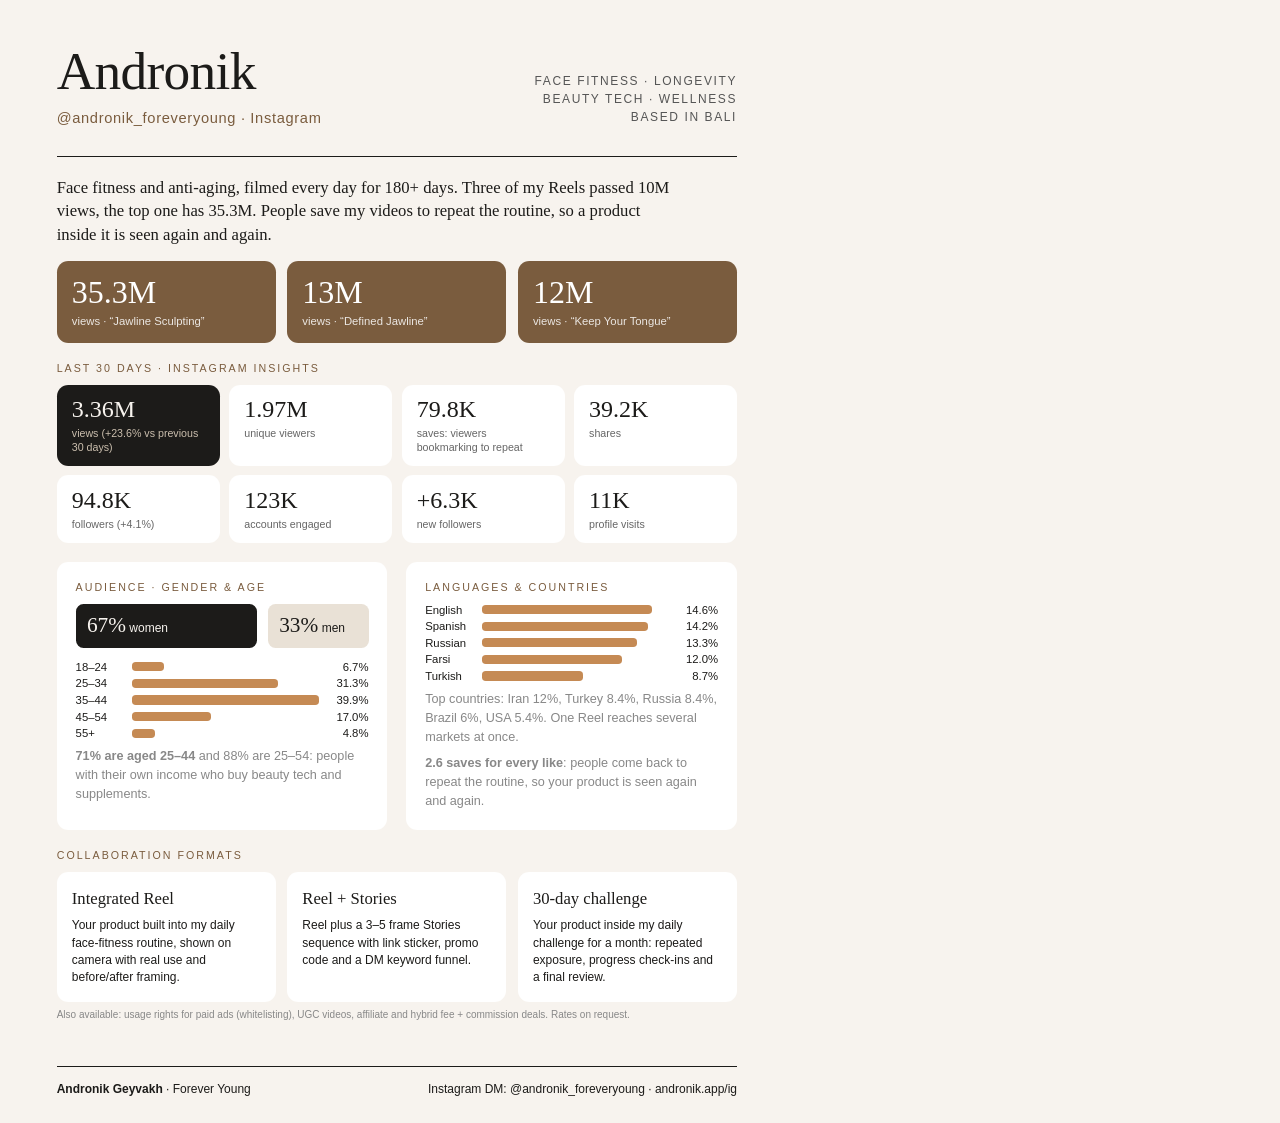
<file: media-kit/media-kit.html>
<!doctype html>
<html lang="en"><head><meta charset="utf-8"><title>Andronik — Media Kit</title>
<style>
@page{size:A4;margin:0}
*{box-sizing:border-box;margin:0;padding:0}
body{font-family:"Helvetica Neue",Arial,sans-serif;color:#1c1b19;background:#f7f3ee;width:210mm}
.page{width:210mm;height:297mm;padding:12mm 15mm;position:relative;overflow:hidden}
.top{display:flex;justify-content:space-between;align-items:flex-end;border-bottom:1.5px solid #1c1b19;padding-bottom:8mm}
h1{font-family:Georgia,serif;font-weight:400;font-size:40pt;letter-spacing:-.5pt;line-height:1}
.handle{font-size:11pt;margin-top:3mm;color:#7a5c3e;letter-spacing:.5pt}
.tag{text-align:right;font-size:9pt;line-height:1.5;color:#555;text-transform:uppercase;letter-spacing:1.2pt}
.lead{font-family:Georgia,serif;font-size:12.5pt;line-height:1.4;margin:5mm 0 4mm;max-width:165mm}
.label{font-size:8pt;text-transform:uppercase;letter-spacing:1.5pt;color:#7a5c3e;margin-bottom:3mm}
.grid{display:grid;grid-template-columns:repeat(4,1fr);gap:2.5mm;margin-bottom:5mm}
.kpi{background:#fff;border-radius:3mm;padding:3mm 4mm}
.kpi b{display:block;font-family:Georgia,serif;font-weight:400;font-size:18pt}
.kpi span{font-size:8pt;color:#666;line-height:1.3;display:block;margin-top:1mm}
.kpi.dark{background:#1c1b19;color:#f7f3ee}.kpi.dark span{color:#cbbfae}
.two{display:grid;grid-template-columns:1fr 1fr;gap:5mm;margin-bottom:5mm}
.box{background:#fff;border-radius:3mm;padding:5mm}
.box p,.box li{font-size:9.5pt;line-height:1.5}
.box ul{padding-left:4mm}
table{width:100%;border-collapse:collapse;font-size:9pt}
th{text-align:left;font-weight:600;font-size:7.5pt;text-transform:uppercase;letter-spacing:1pt;color:#7a5c3e;padding:2mm 0;border-bottom:1px solid #ddd}
td{padding:2.2mm 0;border-bottom:1px solid #eee}
td.n{text-align:right;padding-left:4mm;font-variant-numeric:tabular-nums}
.pk{display:grid;grid-template-columns:repeat(3,1fr);gap:3mm}
.pk div{background:#fff;border-radius:3mm;padding:4mm;font-size:9pt;line-height:1.45}
.pk h3{font-family:Georgia,serif;font-weight:400;font-size:12.5pt;margin-bottom:1.5mm}
.foot{position:absolute;left:15mm;right:15mm;bottom:7mm;display:flex;justify-content:space-between;font-size:9pt;border-top:1.5px solid #1c1b19;padding-top:4mm}
.foot b{font-weight:600}
.viral{display:grid;grid-template-columns:repeat(3,1fr);gap:3mm;margin-bottom:5mm}.viral div{background:#7a5c3e;color:#fff;border-radius:3mm;padding:3.5mm 4mm}.viral b{display:block;font-family:Georgia,serif;font-weight:400;font-size:24pt}.viral span{font-size:8.5pt;opacity:.85}
.bar{display:grid;grid-template-columns:13mm 1fr 11mm;align-items:center;gap:2mm;font-size:8.5pt;margin:1.2mm 0}.bar i{display:block;height:2.4mm;background:#c58a54;border-radius:1mm}.bar em{font-style:normal;text-align:right;font-variant-numeric:tabular-nums}
.note{font-size:7.5pt;color:#888;margin-top:2mm}
</style></head><body><div class="page">
<div class="top">
 <div><h1>Andronik</h1><div class="handle">@andronik_foreveryoung · Instagram</div></div>
 <div class="tag">Face fitness · Longevity<br>Beauty tech · Wellness<br>Based in Bali</div>
</div>
<p class="lead">Face fitness and anti-aging, filmed every day for 180+ days. Three of my Reels passed 10M views, the top one has 35.3M. People save my videos to repeat the routine, so a product inside it is seen again and again.</p>

<div class="viral">
 <div><b>35.3M</b><span>views · “Jawline Sculpting”</span></div>
 <div><b>13M</b><span>views · “Defined Jawline”</span></div>
 <div><b>12M</b><span>views · “Keep Your Tongue”</span></div>
</div>

<div class="label">Last 30 days · Instagram Insights</div>
<div class="grid">
 <div class="kpi dark"><b>3.36M</b><span>views (+23.6% vs previous 30 days)</span></div>
 <div class="kpi"><b>1.97M</b><span>unique viewers</span></div>
 <div class="kpi"><b>79.8K</b><span>saves: viewers bookmarking to repeat</span></div>
 <div class="kpi"><b>39.2K</b><span>shares</span></div>
 <div class="kpi"><b>94.8K</b><span>followers (+4.1%)</span></div>
 <div class="kpi"><b>123K</b><span>accounts engaged</span></div>
 <div class="kpi"><b>+6.3K</b><span>new followers</span></div>
 <div class="kpi"><b>11K</b><span>profile visits</span></div>
</div>

<div class="two">
 <div class="box">
  <div class="label">Audience · gender &amp; age</div>
  <div style="display:flex;gap:3mm;margin-bottom:3.5mm">
   <div style="flex:67;background:#1c1b19;color:#f7f3ee;border-radius:2mm;padding:2.5mm 3mm;font-size:9pt"><b style="font-family:Georgia,serif;font-weight:400;font-size:16pt">67%</b> women</div>
   <div style="flex:33;background:#e9e1d6;border-radius:2mm;padding:2.5mm 3mm;font-size:9pt"><b style="font-family:Georgia,serif;font-weight:400;font-size:16pt">33%</b> men</div>
  </div>
  <div class="bar"><span>18–24</span><i style="width:17%"></i><em>6.7%</em></div><div class="bar"><span>25–34</span><i style="width:78%"></i><em>31.3%</em></div><div class="bar"><span>35–44</span><i style="width:100%"></i><em>39.9%</em></div><div class="bar"><span>45–54</span><i style="width:42%"></i><em>17.0%</em></div><div class="bar"><span>55+</span><i style="width:12%"></i><em>4.8%</em></div>
  <p class="note"><b>71% are aged 25–44</b> and 88% are 25–54: people with their own income who buy beauty tech and supplements.</p>
 </div>
 <div class="box">
  <div class="label">Languages &amp; countries</div>
  <div class="bar"><span>English</span><i style="width:91%"></i><em>14.6%</em></div><div class="bar"><span>Spanish</span><i style="width:89%"></i><em>14.2%</em></div><div class="bar"><span>Russian</span><i style="width:83%"></i><em>13.3%</em></div><div class="bar"><span>Farsi</span><i style="width:75%"></i><em>12.0%</em></div><div class="bar"><span>Turkish</span><i style="width:54%"></i><em>8.7%</em></div>
  <p class="note">Top countries: Iran 12%, Turkey 8.4%, Russia 8.4%, Brazil 6%, USA 5.4%. One Reel reaches several markets at once.</p>
  <p class="note"><b>2.6 saves for every like</b>: people come back to repeat the routine, so your product is seen again and again.</p>
 </div>
</div>

<div class="label">Collaboration formats</div>
<div class="pk">
 <div><h3>Integrated Reel</h3>Your product built into my daily face-fitness routine, shown on camera with real use and before/after framing.</div>
 <div><h3>Reel + Stories</h3>Reel plus a 3–5 frame Stories sequence with link sticker, promo code and a DM keyword funnel.</div>
 <div><h3>30-day challenge</h3>Your product inside my daily challenge for a month: repeated exposure, progress check-ins and a final review.</div>
</div>
<p class="note">Also available: usage rights for paid ads (whitelisting), UGC videos, affiliate and hybrid fee + commission deals. Rates on request.</p>

<div class="foot"><span><b>Andronik Geyvakh</b> · Forever Young</span><span>Instagram DM: @andronik_foreveryoung · andronik.app/ig</span></div>
</div></body></html>
</file>
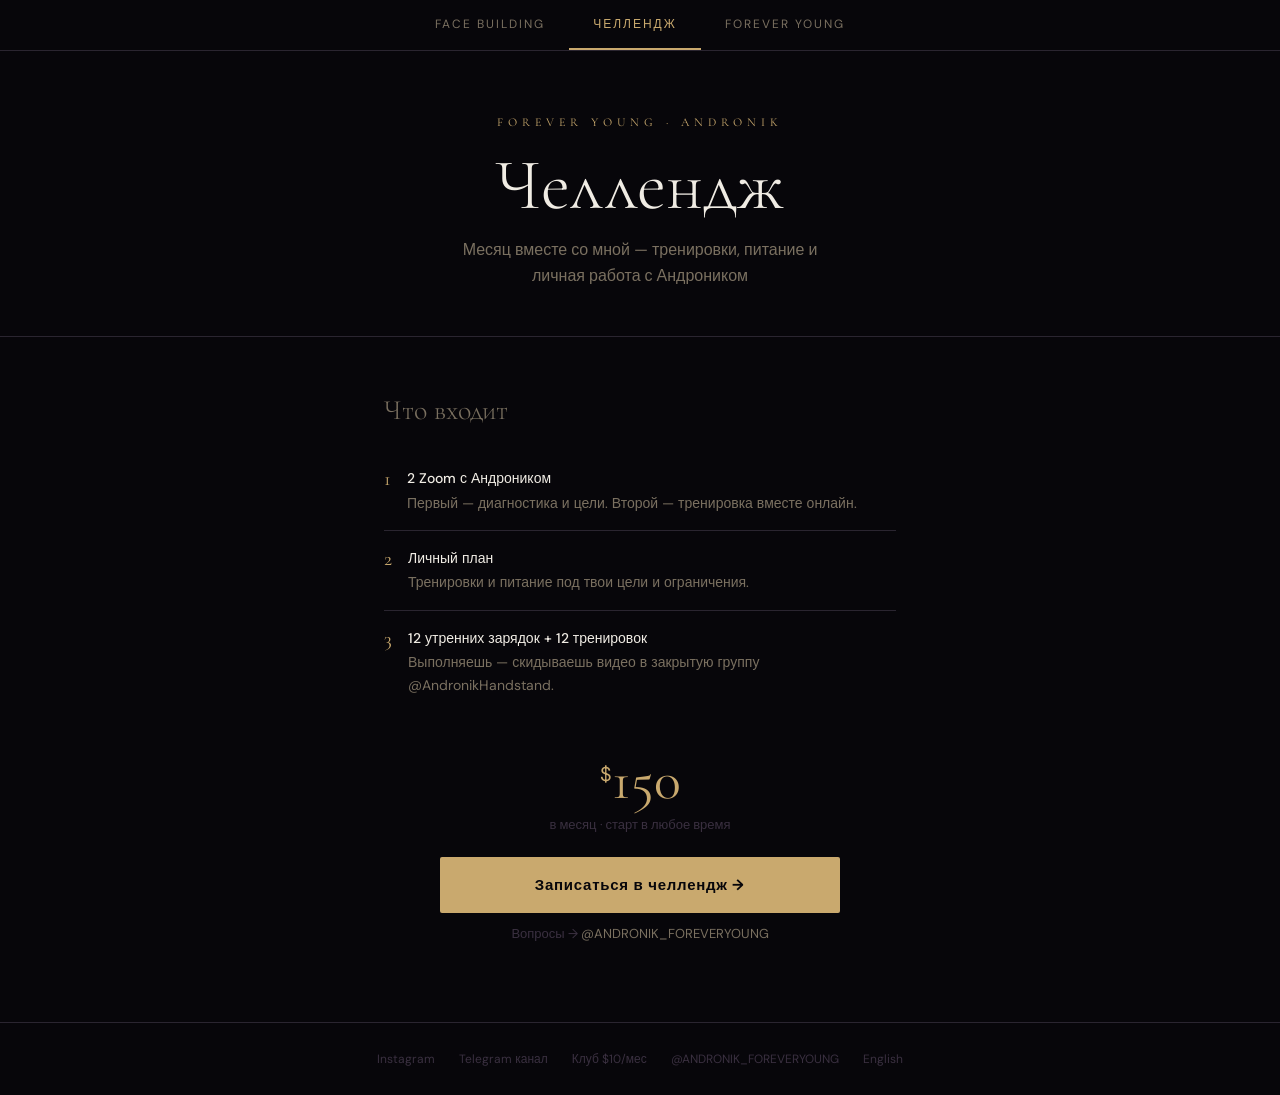
<file: ru/challenge.html>
<!DOCTYPE html>
<html lang="ru">
<head>
<meta charset="UTF-8">
<meta name="viewport" content="width=device-width, initial-scale=1.0">
<title>Челлендж · Forever Young · Andronik</title>
<link href="https://fonts.googleapis.com/css2?family=Cormorant+Garamond:wght@300;400&family=DM+Sans:wght@300;400;600&display=swap" rel="stylesheet">
<style>
  :root {
    --bg: #07060a;
    --bg2: #111018;
    --card: #18151f;
    --border: #2a2530;
    --gold: #c9a96e;
    --text: #f0ece4;
    --muted: #7a7060;
    --dim: #3a3040;
    --serif: 'Cormorant Garamond', Georgia, serif;
    --sans: 'DM Sans', -apple-system, sans-serif;
  }

  * { margin: 0; padding: 0; box-sizing: border-box; }

  body { background: var(--bg); color: var(--text); font-family: var(--sans); min-height: 100vh; }

  nav {
    display: flex; justify-content: center;
    border-bottom: 1px solid var(--border);
    position: sticky; top: 0; background: var(--bg); z-index: 100;
  }
  nav a {
    padding: 16px 24px; font-size: 12px; letter-spacing: 2px;
    text-transform: uppercase; color: var(--muted); text-decoration: none;
    transition: color 0.2s; border-bottom: 2px solid transparent;
  }
  nav a.active, nav a:hover { color: var(--gold); }
  nav a.active { border-bottom-color: var(--gold); }
  @media (max-width: 480px) { nav a { padding: 14px 14px; font-size: 10px; letter-spacing: 1px; } }

  .hero {
    text-align: center; padding: 64px 24px 48px;
    border-bottom: 1px solid var(--border);
  }

  .logo { font-family: var(--serif); font-size: 12px; letter-spacing: 5px; text-transform: uppercase; color: var(--gold); margin-bottom: 20px; }

  .hero h1 { font-family: var(--serif); font-size: clamp(40px, 10vw, 72px); font-weight: 300; line-height: 1; margin-bottom: 16px; }

  .hero p { font-size: 16px; color: var(--muted); max-width: 380px; margin: 0 auto; line-height: 1.6; }

  .content {
    max-width: 560px; margin: 0 auto; padding: 56px 24px 80px;
  }

  .prize-block {
    text-align: center;
    padding: 40px 32px;
    border: 1px solid rgba(201,169,110,0.3);
    background: #12101a;
    margin-bottom: 40px;
  }

  .prize-label { font-size: 10px; letter-spacing: 4px; text-transform: uppercase; color: var(--gold); margin-bottom: 12px; }

  .prize-amount { font-family: var(--serif); font-size: 80px; color: var(--gold); line-height: 1; margin-bottom: 8px; }

  .prize-note { font-size: 14px; color: var(--muted); }

  .what-inside { margin-bottom: 40px; }

  .what-inside h2 { font-family: var(--serif); font-size: 28px; font-weight: 300; margin-bottom: 24px; color: var(--muted); }

  .item {
    display: flex; gap: 16px; align-items: flex-start;
    padding: 16px 0; border-bottom: 1px solid var(--border);
  }

  .item:last-child { border-bottom: none; }

  .item-num { font-family: var(--serif); font-size: 20px; color: var(--gold); flex-shrink: 0; line-height: 1.2; }

  .item-text { font-size: 14px; color: var(--muted); line-height: 1.6; }

  .item-text strong { color: var(--text); font-weight: 500; display: block; margin-bottom: 2px; }

  .cta-block { text-align: center; }

  .price-tag { font-family: var(--serif); font-size: 56px; color: var(--gold); margin-bottom: 8px; line-height: 1; }

  .price-tag sup { font-family: var(--sans); font-size: 20px; vertical-align: top; margin-top: 12px; display: inline-block; }

  .price-sub { font-size: 13px; color: var(--dim); margin-bottom: 24px; }

  .btn-main {
    display: block; padding: 18px 24px; background: var(--gold); color: var(--bg);
    text-align: center; text-decoration: none; font-size: 15px; font-weight: 700;
    letter-spacing: 0.05em; border-radius: 2px; transition: opacity 0.2s;
    max-width: 400px; margin: 0 auto 12px; font-family: var(--sans);
  }
  .btn-main:hover { opacity: 0.85; }

  .tg-note { font-size: 13px; color: var(--dim); }
  .tg-note a { color: var(--muted); text-decoration: none; }
  .tg-note a:hover { color: var(--gold); }

  footer {
    border-top: 1px solid var(--border); padding: 28px 24px; text-align: center;
    font-size: 12px; color: var(--dim); display: flex; justify-content: center; gap: 24px; flex-wrap: wrap;
  }
  footer a { color: var(--dim); text-decoration: none; transition: color 0.2s; }
  footer a:hover { color: var(--gold); }
</style>
</head>
<body>

<nav>
  <a href="index.html">Face Building</a>
  <a href="challenge.html" class="active">Челлендж</a>
  <a href="forever-young.html">Forever Young</a>
</nav>

<div class="hero">
  <div class="logo">Forever Young · Andronik</div>
  <h1>Челлендж</h1>
  <p>Месяц вместе со мной — тренировки, питание и личная работа с Андроником</p>
</div>

<div class="content">

  <div class="what-inside">
    <h2>Что входит</h2>

    <div class="item">
      <div class="item-num">1</div>
      <div class="item-text">
        <strong>2 Zoom с Андроником</strong>
        Первый — диагностика и цели. Второй — тренировка вместе онлайн.
      </div>
    </div>

    <div class="item">
      <div class="item-num">2</div>
      <div class="item-text">
        <strong>Личный план</strong>
        Тренировки и питание под твои цели и ограничения.
      </div>
    </div>

    <div class="item">
      <div class="item-num">3</div>
      <div class="item-text">
        <strong>12 утренних зарядок + 12 тренировок</strong>
        Выполняешь — скидываешь видео в закрытую группу @AndronikHandstand.
      </div>
    </div>

  </div>

  <div class="cta-block">
    <div class="price-tag"><sup>$</sup>150</div>
    <div class="price-sub">в месяц · старт в любое время</div>
    <a href="https://t.me/ANDRONIK_FOREVERYOUNG?text=%D0%9F%D1%80%D0%B8%D0%B2%D0%B5%D1%82%2C%20%D0%90%D0%BD%D0%B4%D1%80%D0%BE%D0%BD%D0%B8%D0%BA%21%20%D0%A5%D0%BE%D1%87%D1%83%20%D0%B2%20%D1%87%D0%B5%D0%BB%D0%BB%D0%B5%D0%BD%D0%B4%D0%B6%20Forever%20Young%20%28%24150/%D0%BC%D0%B5%D1%81%29." target="_blank" class="btn-main">
      Записаться в челлендж →
    </a>
    <p class="tg-note">Вопросы → <a href="https://t.me/ANDRONIK_FOREVERYOUNG" target="_blank">@ANDRONIK_FOREVERYOUNG</a></p>
  </div>

</div>

<footer>
  <a href="https://instagram.com/andronik_forever_young" target="_blank">Instagram</a>
  <a href="https://t.me/ForeverYoungAVE" target="_blank">Telegram канал</a>
  <a href="https://t.me/AndronikHandstand" target="_blank">Клуб $10/мес</a>
  <a href="https://t.me/ANDRONIK_FOREVERYOUNG" target="_blank">@ANDRONIK_FOREVERYOUNG</a>
  <a href="../challenge.html">English</a>
</footer>

</body>
</html>
</file>
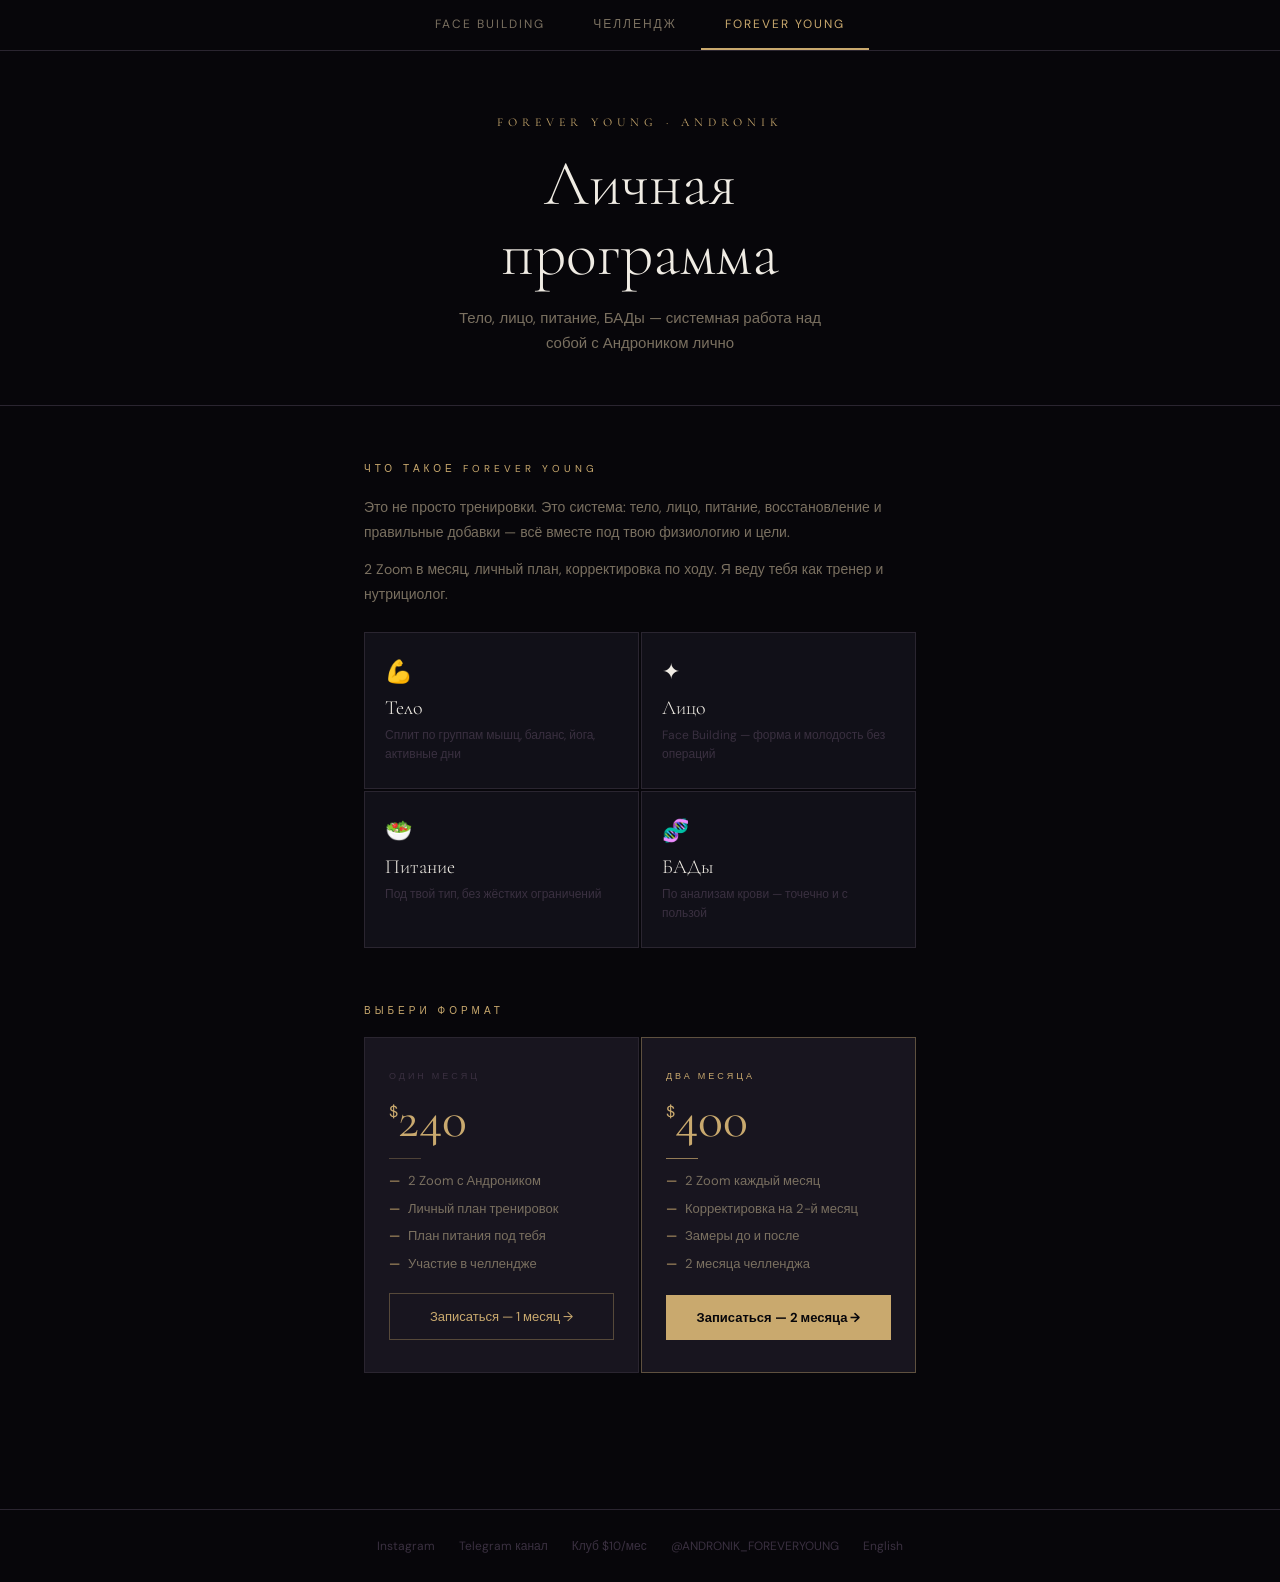
<file: ru/forever-young.html>
<!DOCTYPE html>
<html lang="ru">
<head>
<meta charset="UTF-8">
<meta name="viewport" content="width=device-width, initial-scale=1.0">
<title>Forever Young Protocol · Andronik</title>
<link href="https://fonts.googleapis.com/css2?family=Cormorant+Garamond:wght@300;400&family=DM+Sans:wght@300;400;600&display=swap" rel="stylesheet">
<style>
  :root {
    --bg: #07060a;
    --bg2: #111018;
    --card: #18151f;
    --border: #2a2530;
    --gold: #c9a96e;
    --text: #f0ece4;
    --muted: #7a7060;
    --dim: #3a3040;
    --serif: 'Cormorant Garamond', Georgia, serif;
    --sans: 'DM Sans', -apple-system, sans-serif;
  }

  * { margin: 0; padding: 0; box-sizing: border-box; }
  body { background: var(--bg); color: var(--text); font-family: var(--sans); min-height: 100vh; }

  nav {
    display: flex; justify-content: center;
    border-bottom: 1px solid var(--border);
    position: sticky; top: 0; background: var(--bg); z-index: 100;
  }
  nav a {
    padding: 16px 24px; font-size: 12px; letter-spacing: 2px;
    text-transform: uppercase; color: var(--muted); text-decoration: none;
    transition: color 0.2s; border-bottom: 2px solid transparent;
  }
  nav a.active, nav a:hover { color: var(--gold); }
  nav a.active { border-bottom-color: var(--gold); }
  @media (max-width: 480px) { nav a { padding: 14px 14px; font-size: 10px; letter-spacing: 1px; } }

  .hero {
    text-align: center; padding: 64px 24px 48px;
    border-bottom: 1px solid var(--border);
  }
  .logo { font-family: var(--serif); font-size: 12px; letter-spacing: 5px; text-transform: uppercase; color: var(--gold); margin-bottom: 20px; }
  .hero h1 { font-family: var(--serif); font-size: clamp(36px, 9vw, 64px); font-weight: 300; line-height: 1.1; margin-bottom: 16px; }
  .hero p { font-size: 15px; color: var(--muted); max-width: 400px; margin: 0 auto; line-height: 1.7; }

  .content { max-width: 600px; margin: 0 auto; padding: 56px 24px 80px; }

  .block { margin-bottom: 56px; }

  .block-label { font-size: 10px; letter-spacing: 4px; text-transform: uppercase; color: var(--gold); margin-bottom: 20px; }

  .block h2 { font-family: var(--serif); font-size: 30px; font-weight: 300; margin-bottom: 16px; line-height: 1.2; }

  .block p { font-size: 14px; color: var(--muted); line-height: 1.8; margin-bottom: 12px; }

  .pillars {
    display: grid; grid-template-columns: 1fr 1fr; gap: 2px; margin-top: 24px;
  }
  @media (max-width: 480px) { .pillars { grid-template-columns: 1fr; } }

  .pillar {
    background: var(--bg2); border: 1px solid var(--border);
    padding: 24px 20px;
  }

  .pillar-icon { font-size: 22px; margin-bottom: 10px; }
  .pillar-name { font-family: var(--serif); font-size: 20px; font-weight: 300; margin-bottom: 6px; }
  .pillar-desc { font-size: 12px; color: var(--dim); line-height: 1.6; }

  .cards {
    display: grid; grid-template-columns: 1fr 1fr; gap: 2px;
  }
  @media (max-width: 480px) { .cards { grid-template-columns: 1fr; } }

  .card {
    background: var(--card); border: 1px solid var(--border);
    padding: 32px 24px; display: flex; flex-direction: column; gap: 12px;
  }

  .card.featured { border-color: rgba(201,169,110,0.4); }

  .card-label { font-size: 9px; letter-spacing: 3px; text-transform: uppercase; color: var(--dim); }
  .card.featured .card-label { color: var(--gold); }

  .card-price { font-family: var(--serif); font-size: 52px; color: var(--gold); line-height: 1; }
  .card-price sup { font-family: var(--sans); font-size: 16px; vertical-align: top; margin-top: 10px; display: inline-block; }

  .divider-line { width: 32px; height: 1px; background: var(--gold); opacity: 0.3; }
  .card.featured .divider-line { opacity: 0.7; }

  .features { list-style: none; display: flex; flex-direction: column; gap: 8px; flex: 1; }
  .features li { font-size: 13px; color: var(--muted); display: flex; gap: 8px; align-items: flex-start; line-height: 1.5; }
  .features li span { color: var(--gold); flex-shrink: 0; }

  .btn-outline {
    display: block; padding: 14px 16px; text-align: center; text-decoration: none;
    border: 1px solid rgba(201,169,110,0.35); color: var(--gold); font-size: 13px;
    transition: background 0.2s; font-family: var(--sans); margin-top: 8px;
  }
  .btn-outline:hover { background: rgba(201,169,110,0.08); }

  .btn-gold {
    display: block; padding: 14px 16px; text-align: center; text-decoration: none;
    background: var(--gold); color: var(--bg); font-size: 13px; font-weight: 700;
    transition: opacity 0.2s; font-family: var(--sans); margin-top: 8px;
  }
  .btn-gold:hover { opacity: 0.85; }

  .note { font-size: 13px; color: var(--dim); text-align: center; line-height: 1.7; margin-top: 24px; }
  .note strong { color: var(--gold); }

  footer {
    border-top: 1px solid var(--border); padding: 28px 24px; text-align: center;
    font-size: 12px; color: var(--dim); display: flex; justify-content: center; gap: 24px; flex-wrap: wrap;
  }
  footer a { color: var(--dim); text-decoration: none; transition: color 0.2s; }
  footer a:hover { color: var(--gold); }
</style>
</head>
<body>

<nav>
  <a href="index.html">Face Building</a>
  <a href="challenge.html">Челлендж</a>
  <a href="forever-young.html" class="active">Forever Young</a>
</nav>

<div class="hero">
  <div class="logo">Forever Young · Andronik</div>
  <h1>Личная<br>программа</h1>
  <p>Тело, лицо, питание, БАДы — системная работа над собой с Андроником лично</p>
</div>

<div class="content">

  <div class="block">
    <div class="block-label">Что такое Forever Young</div>
    <p>Это не просто тренировки. Это система: тело, лицо, питание, восстановление и правильные добавки — всё вместе под твою физиологию и цели.</p>
    <p>2 Zoom в месяц, личный план, корректировка по ходу. Я веду тебя как тренер и нутрициолог.</p>

    <div class="pillars">
      <div class="pillar">
        <div class="pillar-icon">💪</div>
        <div class="pillar-name">Тело</div>
        <div class="pillar-desc">Сплит по группам мышц, баланс, йога, активные дни</div>
      </div>
      <div class="pillar">
        <div class="pillar-icon">✦</div>
        <div class="pillar-name">Лицо</div>
        <div class="pillar-desc">Face Building — форма и молодость без операций</div>
      </div>
      <div class="pillar">
        <div class="pillar-icon">🥗</div>
        <div class="pillar-name">Питание</div>
        <div class="pillar-desc">Под твой тип, без жёстких ограничений</div>
      </div>
      <div class="pillar">
        <div class="pillar-icon">🧬</div>
        <div class="pillar-name">БАДы</div>
        <div class="pillar-desc">По анализам крови — точечно и с пользой</div>
      </div>
    </div>
  </div>

  <div class="block">
    <div class="block-label">Выбери формат</div>
    <div class="cards">

      <div class="card">
        <div class="card-label">Один месяц</div>
        <div class="card-price"><sup>$</sup>240</div>
        <div class="divider-line"></div>
        <ul class="features">
          <li><span>—</span> 2 Zoom с Андроником</li>
          <li><span>—</span> Личный план тренировок</li>
          <li><span>—</span> План питания под тебя</li>
          <li><span>—</span> Участие в челлендже</li>
        </ul>
        <a href="https://t.me/ANDRONIK_FOREVERYOUNG?text=%D0%9F%D1%80%D0%B8%D0%B2%D0%B5%D1%82%2C%20%D0%90%D0%BD%D0%B4%D1%80%D0%BE%D0%BD%D0%B8%D0%BA%21%20%D0%A5%D0%BE%D1%87%D1%83%20%D0%BB%D0%B8%D1%87%D0%BD%D1%83%D1%8E%20%D0%BF%D1%80%D0%BE%D0%B3%D1%80%D0%B0%D0%BC%D0%BC%D1%83%20Forever%20Young%20%E2%80%94%201%20%D0%BC%D0%B5%D1%81%D1%8F%D1%86%20%28%24240%29." target="_blank" class="btn-outline">Записаться — 1 месяц →</a>
      </div>

      <div class="card featured">
        <div class="card-label">Два месяца</div>
        <div class="card-price"><sup>$</sup>400</div>
        <div class="divider-line"></div>
        <ul class="features">
          <li><span>—</span> 2 Zoom каждый месяц</li>
          <li><span>—</span> Корректировка на 2-й месяц</li>
          <li><span>—</span> Замеры до и после</li>
          <li><span>—</span> 2 месяца челленджа</li>
        </ul>
        <a href="https://t.me/ANDRONIK_FOREVERYOUNG?text=%D0%9F%D1%80%D0%B8%D0%B2%D0%B5%D1%82%2C%20%D0%90%D0%BD%D0%B4%D1%80%D0%BE%D0%BD%D0%B8%D0%BA%21%20%D0%A5%D0%BE%D1%87%D1%83%20%D0%BB%D0%B8%D1%87%D0%BD%D1%83%D1%8E%20%D0%BF%D1%80%D0%BE%D0%B3%D1%80%D0%B0%D0%BC%D0%BC%D1%83%20Forever%20Young%20%E2%80%94%202%20%D0%BC%D0%B5%D1%81%D1%8F%D1%86%D0%B0%20%28%24400%29." target="_blank" class="btn-gold">Записаться — 2 месяца →</a>
      </div>

    </div>
  </div>

</div>

<footer>
  <a href="https://instagram.com/andronik_forever_young" target="_blank">Instagram</a>
  <a href="https://t.me/ForeverYoungAVE" target="_blank">Telegram канал</a>
  <a href="https://t.me/AndronikHandstand" target="_blank">Клуб $10/мес</a>
  <a href="https://t.me/ANDRONIK_FOREVERYOUNG" target="_blank">@ANDRONIK_FOREVERYOUNG</a>
  <a href="../forever-young.html">English</a>
</footer>

</body>
</html>
</file>
<file: style.css>
:root {
  --bg: #07060a;
  --bg2: #111018;
  --card: #18151f;
  --border: #2a2530;
  --gold: #c9a96e;
  --text: #f0ece4;
  --muted: #8a8070;
  --dim: #4a4050;
  --serif: 'Cormorant Garamond', Georgia, serif;
  --sans: 'DM Sans', -apple-system, sans-serif;
}

* { margin: 0; padding: 0; box-sizing: border-box; }
body { background: var(--bg); color: var(--text); font-family: var(--sans); min-height: 100vh; }

/* NAV */
nav {
  display: flex; justify-content: center;
  border-bottom: 1px solid var(--border);
  position: sticky; top: 0; background: var(--bg); z-index: 100;
}
nav a {
  padding: 16px 22px; font-size: 12px; letter-spacing: 2px;
  text-transform: uppercase; color: var(--muted); text-decoration: none;
  transition: color 0.2s; border-bottom: 2px solid transparent;
}
nav a.active, nav a:hover { color: var(--gold); }
nav a.active { border-bottom-color: var(--gold); }
@media (max-width: 480px) { nav a { padding: 14px 10px; font-size: 10px; letter-spacing: 1px; } }

/* HERO */
.hero { text-align: center; padding: 72px 24px 56px; border-bottom: 1px solid var(--border); }
.logo { font-family: var(--serif); font-size: 12px; letter-spacing: 5px; text-transform: uppercase; color: var(--gold); margin-bottom: 20px; }
.hero h1 { font-family: var(--serif); font-size: clamp(42px, 11vw, 76px); font-weight: 300; line-height: 1.05; margin-bottom: 20px; letter-spacing: -1px; }
.hero p { font-size: 16px; color: var(--muted); max-width: 420px; margin: 0 auto; line-height: 1.7; }
.hero .badge {
  display: inline-block; margin-top: 24px; padding: 8px 16px;
  border: 1px solid rgba(201,169,110,0.35); color: var(--gold);
  font-size: 12px; letter-spacing: 1px;
}

/* LAYOUT */
.content { max-width: 600px; margin: 0 auto; padding: 56px 24px 24px; }
.block { margin-bottom: 56px; }
.section-label { font-size: 10px; letter-spacing: 4px; text-transform: uppercase; color: var(--gold); margin-bottom: 24px; text-align: center; }
.block h2 { font-family: var(--serif); font-size: 32px; font-weight: 300; margin-bottom: 16px; line-height: 1.2; text-align: center; }
.block p { font-size: 15px; color: var(--muted); line-height: 1.8; margin-bottom: 12px; }

/* GRID TILES (zones, pillars) */
.tiles { display: grid; grid-template-columns: 1fr 1fr; gap: 2px; }
@media (max-width: 480px) { .tiles { grid-template-columns: 1fr; } }
.tile { background: var(--card); border: 1px solid var(--border); padding: 20px; display: flex; gap: 14px; align-items: center; }
.tile.wide { grid-column: 1 / -1; }
.tile-num { font-family: var(--serif); font-size: 28px; color: var(--dim); line-height: 1; flex-shrink: 0; }
.tile-icon { font-size: 22px; flex-shrink: 0; }
.tile-name { font-size: 15px; color: var(--text); line-height: 1.3; }
.tile-desc { font-size: 13px; color: var(--muted); margin-top: 3px; line-height: 1.5; }

/* STEPS / LIST */
.item { display: flex; gap: 16px; align-items: flex-start; padding: 16px 0; border-bottom: 1px solid var(--border); }
.item:last-child { border-bottom: none; }
.item-num { font-family: var(--serif); font-size: 22px; color: var(--gold); flex-shrink: 0; line-height: 1.2; width: 20px; }
.item-text { font-size: 14px; color: var(--muted); line-height: 1.6; }
.item-text strong { color: var(--text); font-weight: 600; display: block; margin-bottom: 2px; }

/* PRICE / CTA */
.cta-wrap { max-width: 520px; margin: 0 auto; padding: 8px 24px 56px; text-align: center; }
.price { font-family: var(--serif); font-size: 72px; color: var(--gold); line-height: 1; }
.price sup { font-family: var(--sans); font-size: 24px; vertical-align: top; margin-top: 14px; display: inline-block; }
.price-period { font-size: 14px; color: var(--muted); margin: 8px 0 28px; }
.btn-gold, .btn-outline {
  display: block; padding: 18px 24px; text-align: center; text-decoration: none;
  font-size: 16px; font-family: var(--sans); transition: opacity 0.2s, background 0.2s;
  max-width: 400px; margin: 0 auto 14px;
}
.btn-gold { background: var(--gold); color: var(--bg); font-weight: 700; }
.btn-gold:hover { opacity: 0.85; }
.btn-outline { border: 1px solid rgba(201,169,110,0.4); color: var(--gold); }
.btn-outline:hover { background: rgba(201,169,110,0.08); }
.small-note { font-size: 13px; color: var(--dim); line-height: 1.6; }
.small-note a { color: var(--muted); }
.small-note a:hover { color: var(--gold); }

/* PRICING CARDS */
.cards { display: grid; grid-template-columns: 1fr 1fr; gap: 2px; }
@media (max-width: 480px) { .cards { grid-template-columns: 1fr; } }
.card { background: var(--card); border: 1px solid var(--border); padding: 32px 24px; display: flex; flex-direction: column; gap: 12px; }
.card.featured { border-color: rgba(201,169,110,0.5); }
.card-label { font-size: 10px; letter-spacing: 3px; text-transform: uppercase; color: var(--muted); }
.card.featured .card-label { color: var(--gold); }
.card-price { font-family: var(--serif); font-size: 52px; color: var(--gold); line-height: 1; }
.card-price sup { font-family: var(--sans); font-size: 16px; vertical-align: top; margin-top: 10px; display: inline-block; }
.card-sub { font-size: 12px; color: var(--muted); }
.features { list-style: none; display: flex; flex-direction: column; gap: 8px; flex: 1; }
.features li { font-size: 14px; color: var(--muted); display: flex; gap: 8px; line-height: 1.5; }
.features li span { color: var(--gold); flex-shrink: 0; }
.card .btn-gold, .card .btn-outline { font-size: 14px; padding: 14px 16px; margin: 8px 0 0; }

/* FREE STEP */
.free {
  max-width: 552px; margin: 0 auto 64px; padding: 32px 24px; text-align: center;
  border: 1px solid rgba(201,169,110,0.3); background: var(--bg2);
}
.free h3 { font-family: var(--serif); font-size: 26px; font-weight: 300; margin-bottom: 10px; }
.free p { font-size: 14px; color: var(--muted); line-height: 1.7; margin-bottom: 20px; }
.free .kw { color: var(--gold); font-weight: 600; }
.free .btn-outline { margin-bottom: 0; }
@media (max-width: 600px) { .free { margin-left: 16px; margin-right: 16px; } }

/* FAQ */
details { border-bottom: 1px solid var(--border); padding: 16px 0; }
summary { cursor: pointer; font-size: 15px; color: var(--text); list-style: none; display: flex; justify-content: space-between; gap: 12px; }
summary::after { content: '+'; color: var(--gold); }
details[open] summary::after { content: '–'; }
details p { font-size: 14px; color: var(--muted); line-height: 1.7; margin: 10px 0 0; }

.disclaimer { font-size: 12px; color: var(--dim); text-align: center; line-height: 1.6; max-width: 520px; margin: 0 auto; padding: 0 24px 40px; }

/* FOOTER */
footer {
  border-top: 1px solid var(--border); padding: 28px 24px; text-align: center;
  font-size: 12px; color: var(--muted); display: flex; justify-content: center; gap: 24px; flex-wrap: wrap;
}
footer a { color: var(--muted); text-decoration: none; transition: color 0.2s; }
footer a:hover { color: var(--gold); }
</file>
